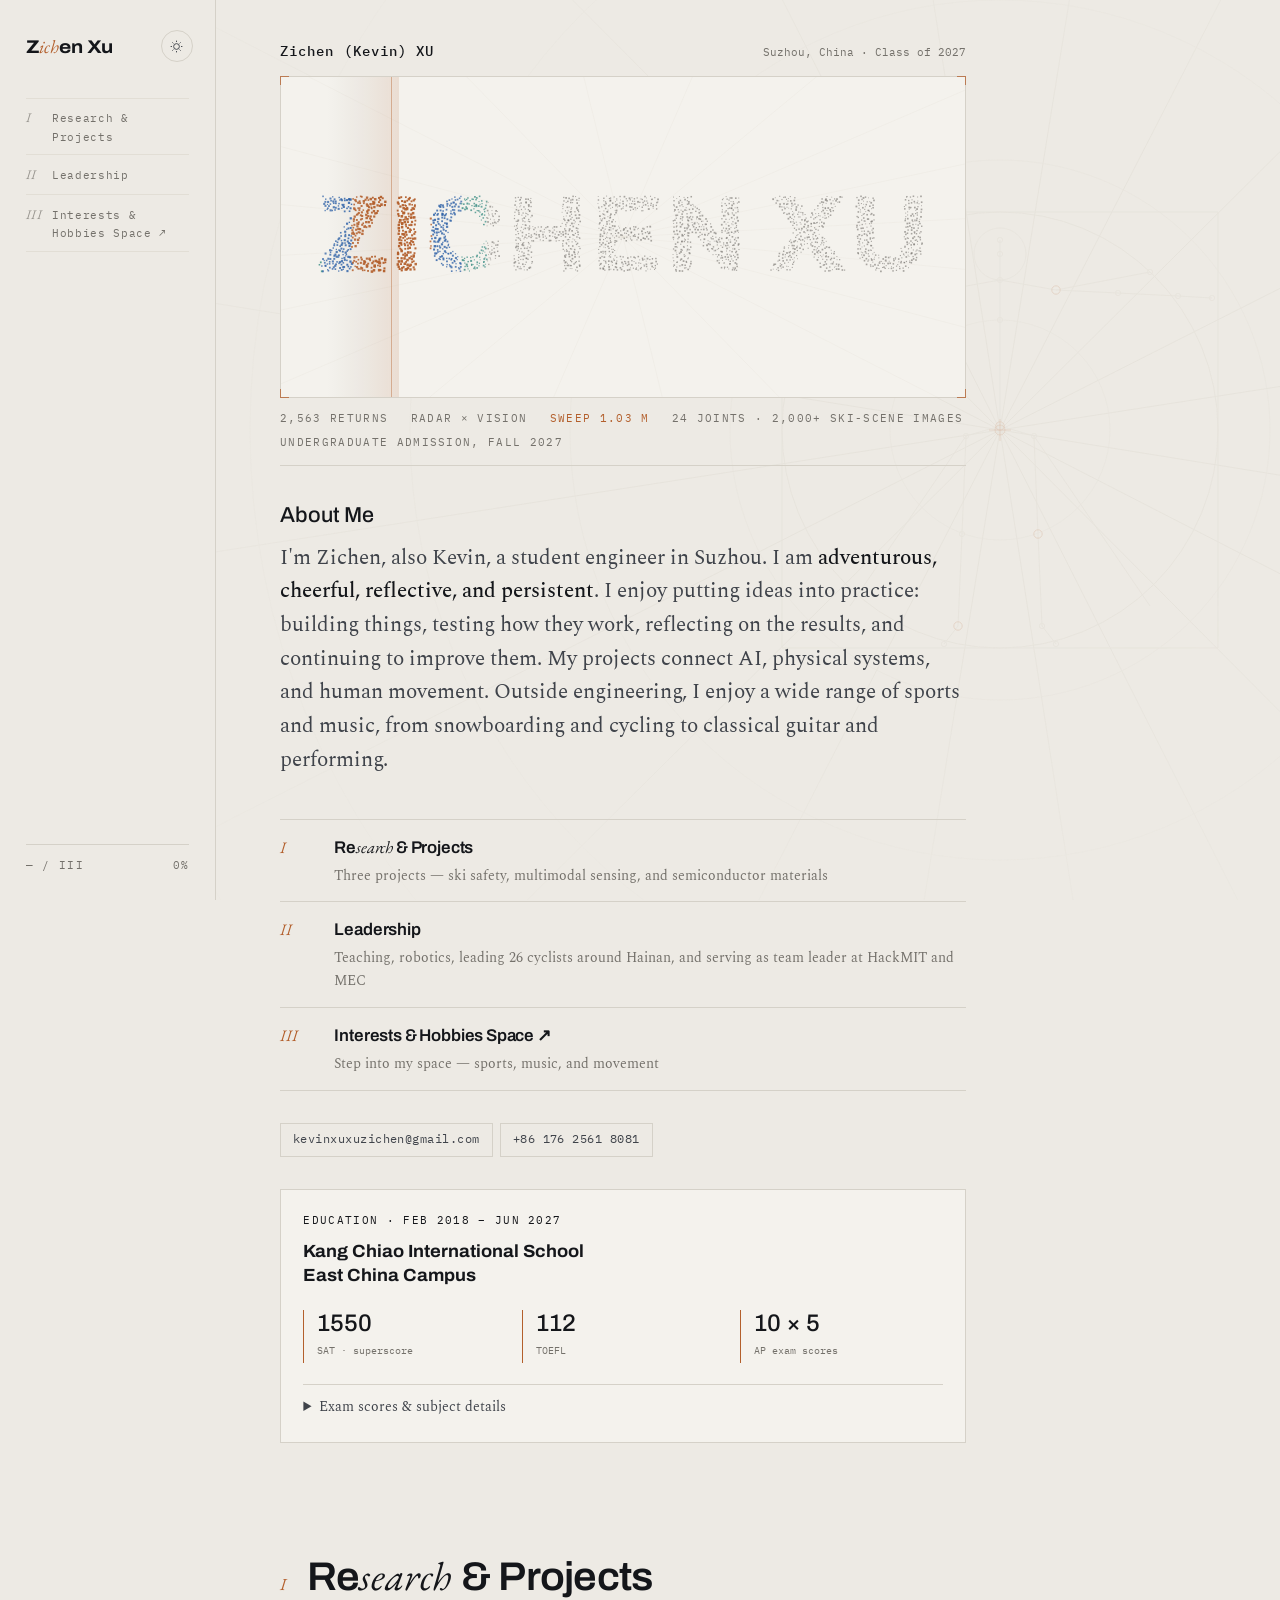
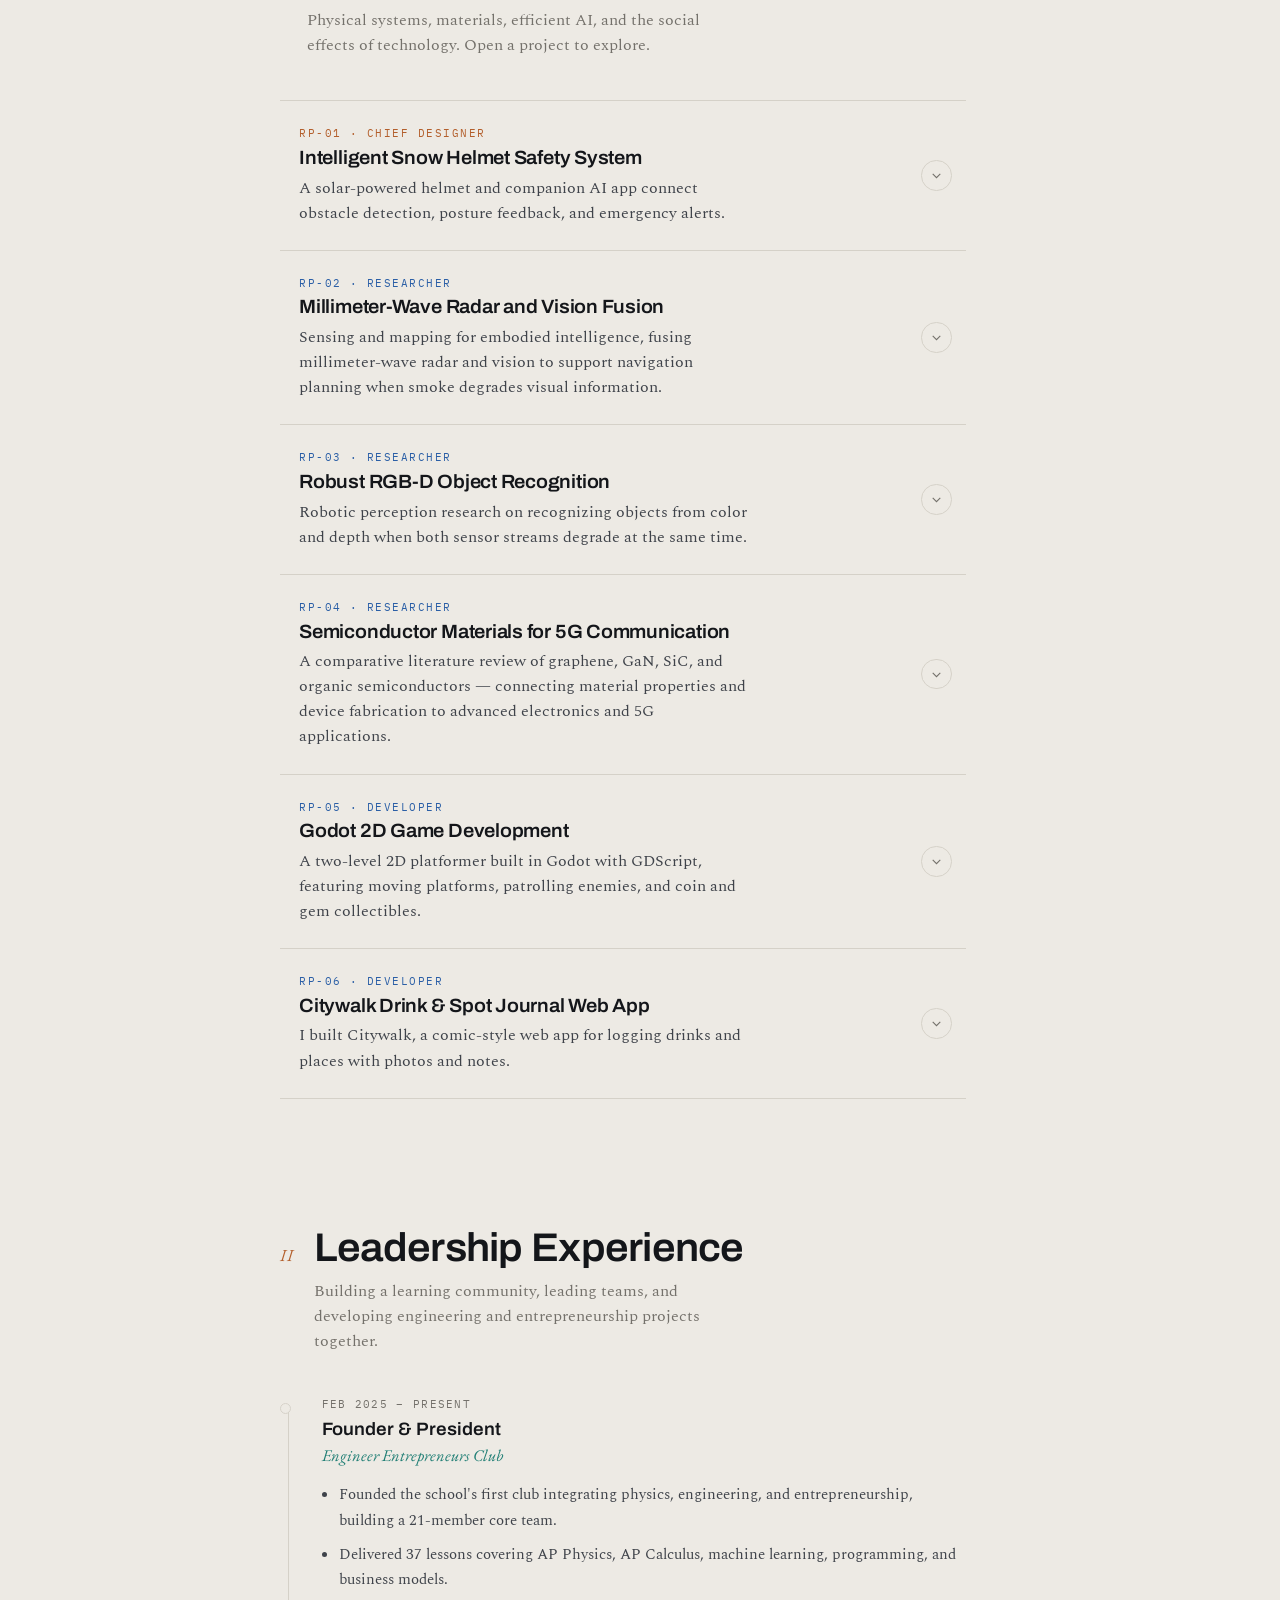
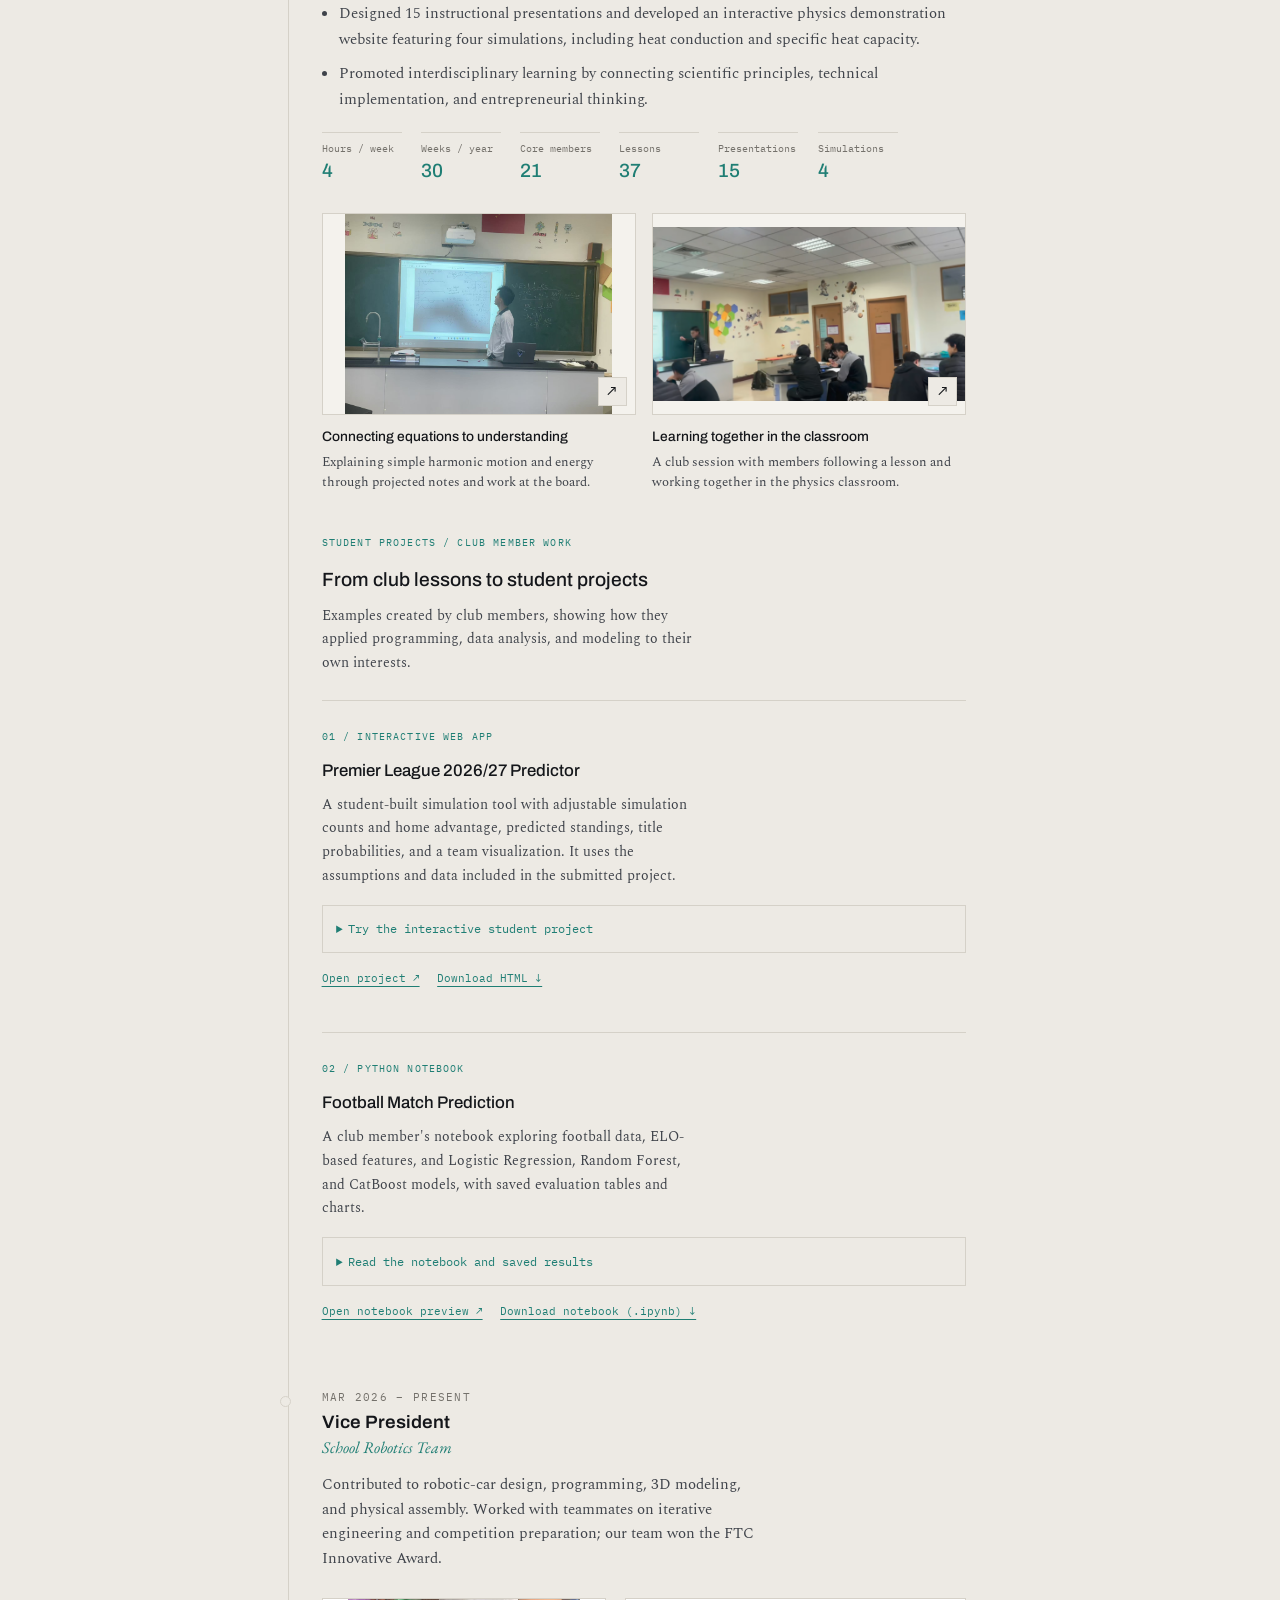
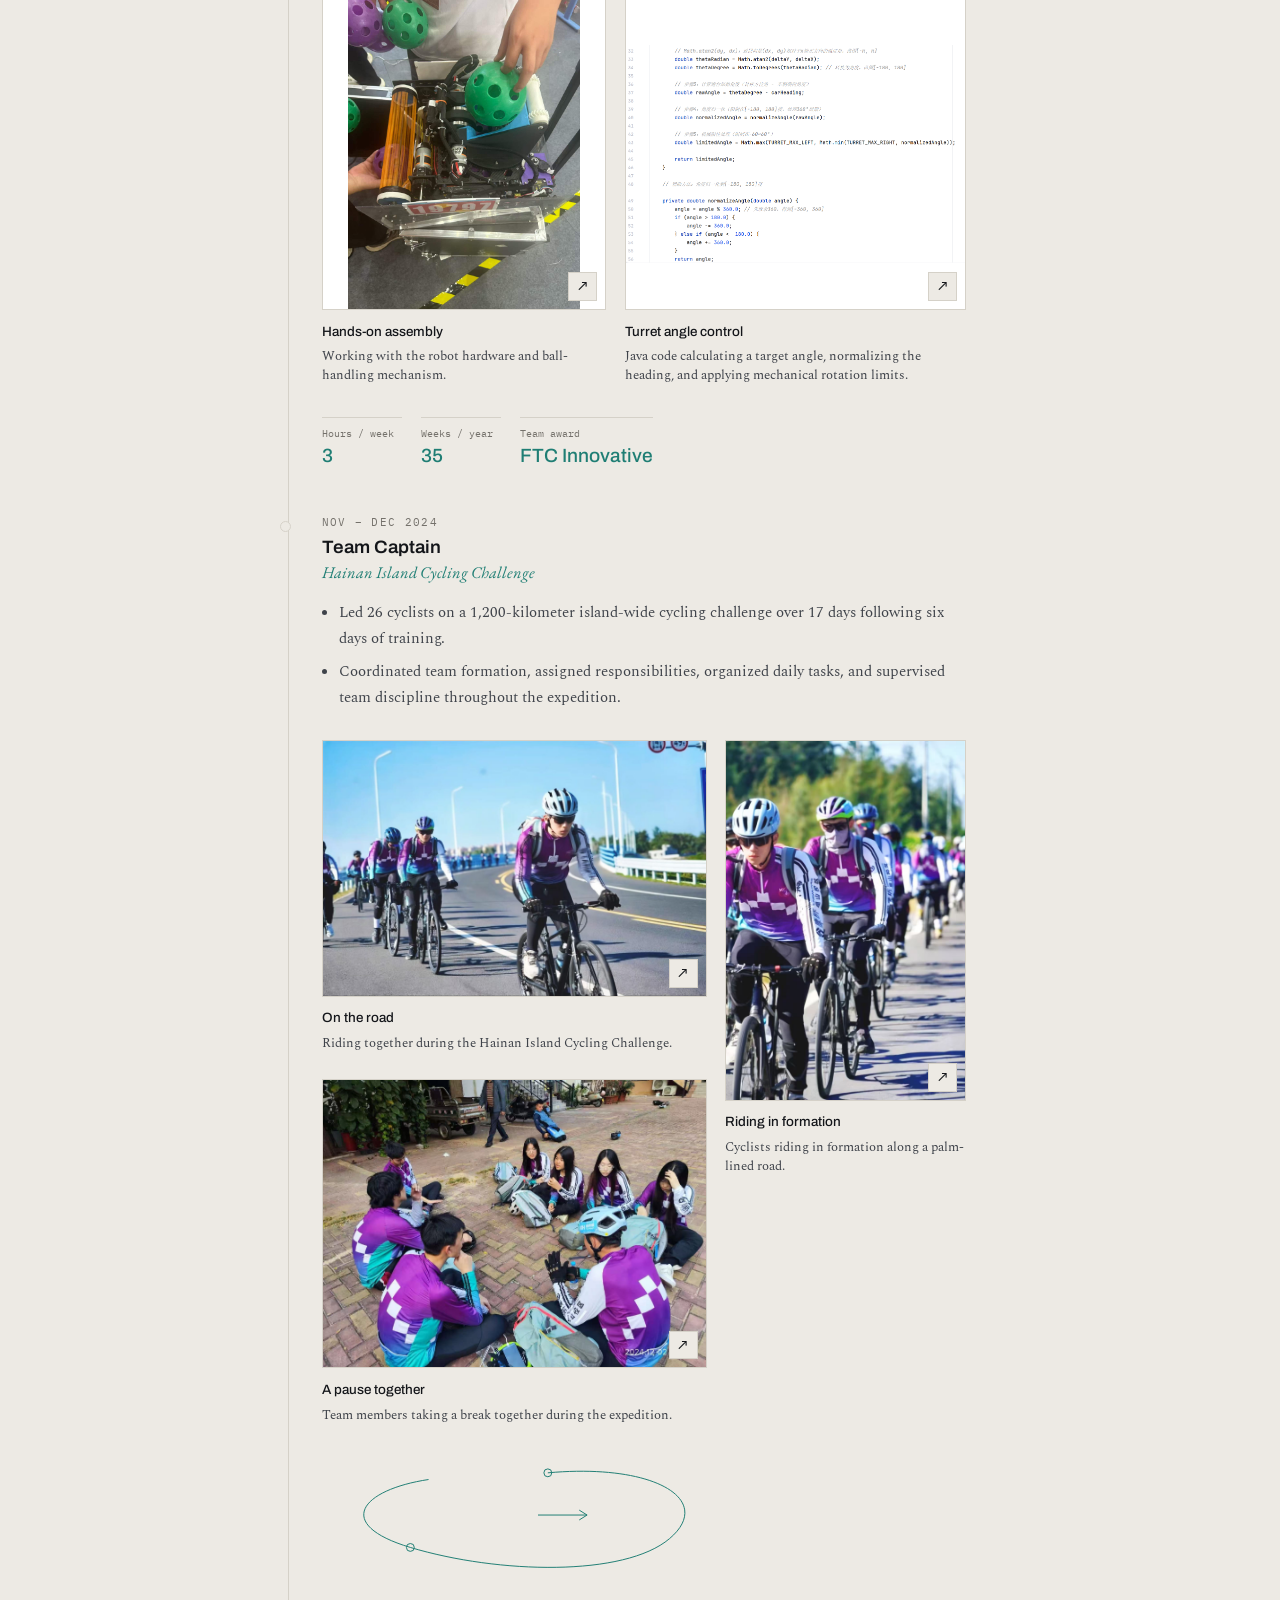
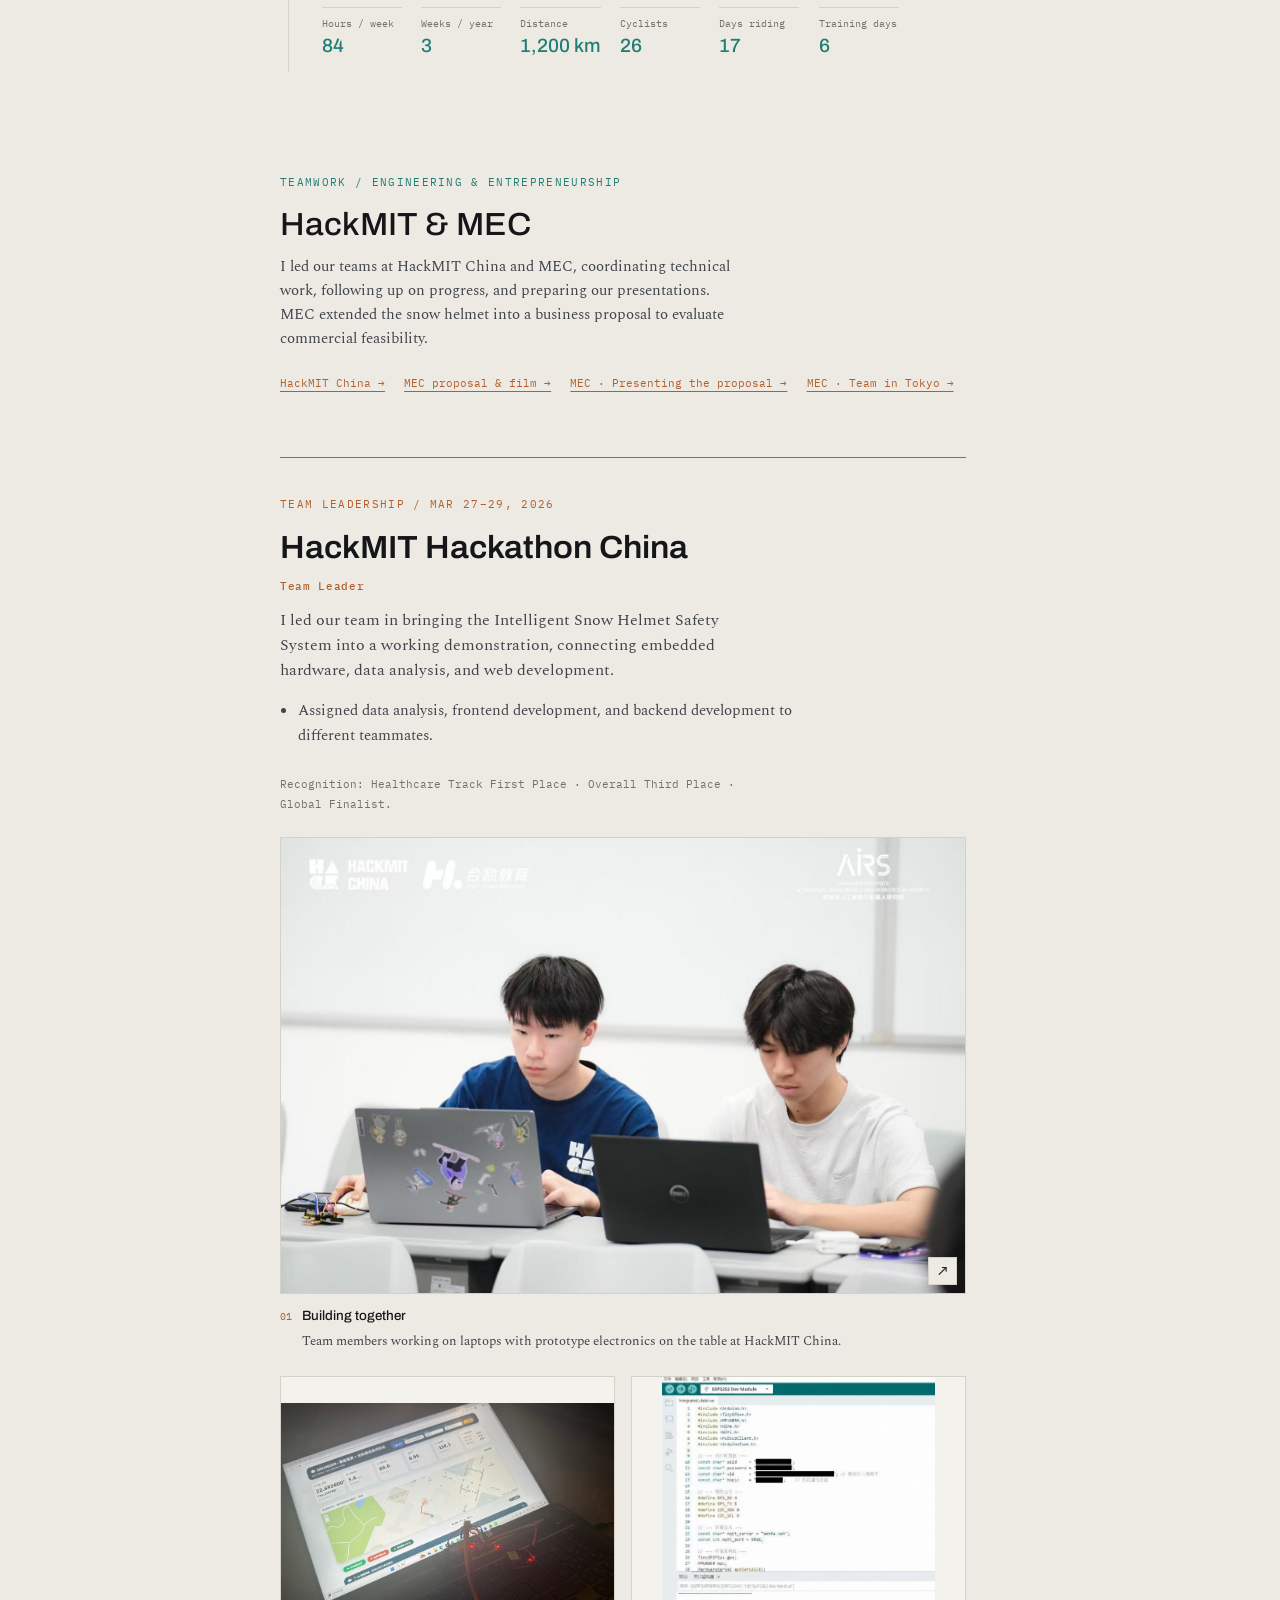
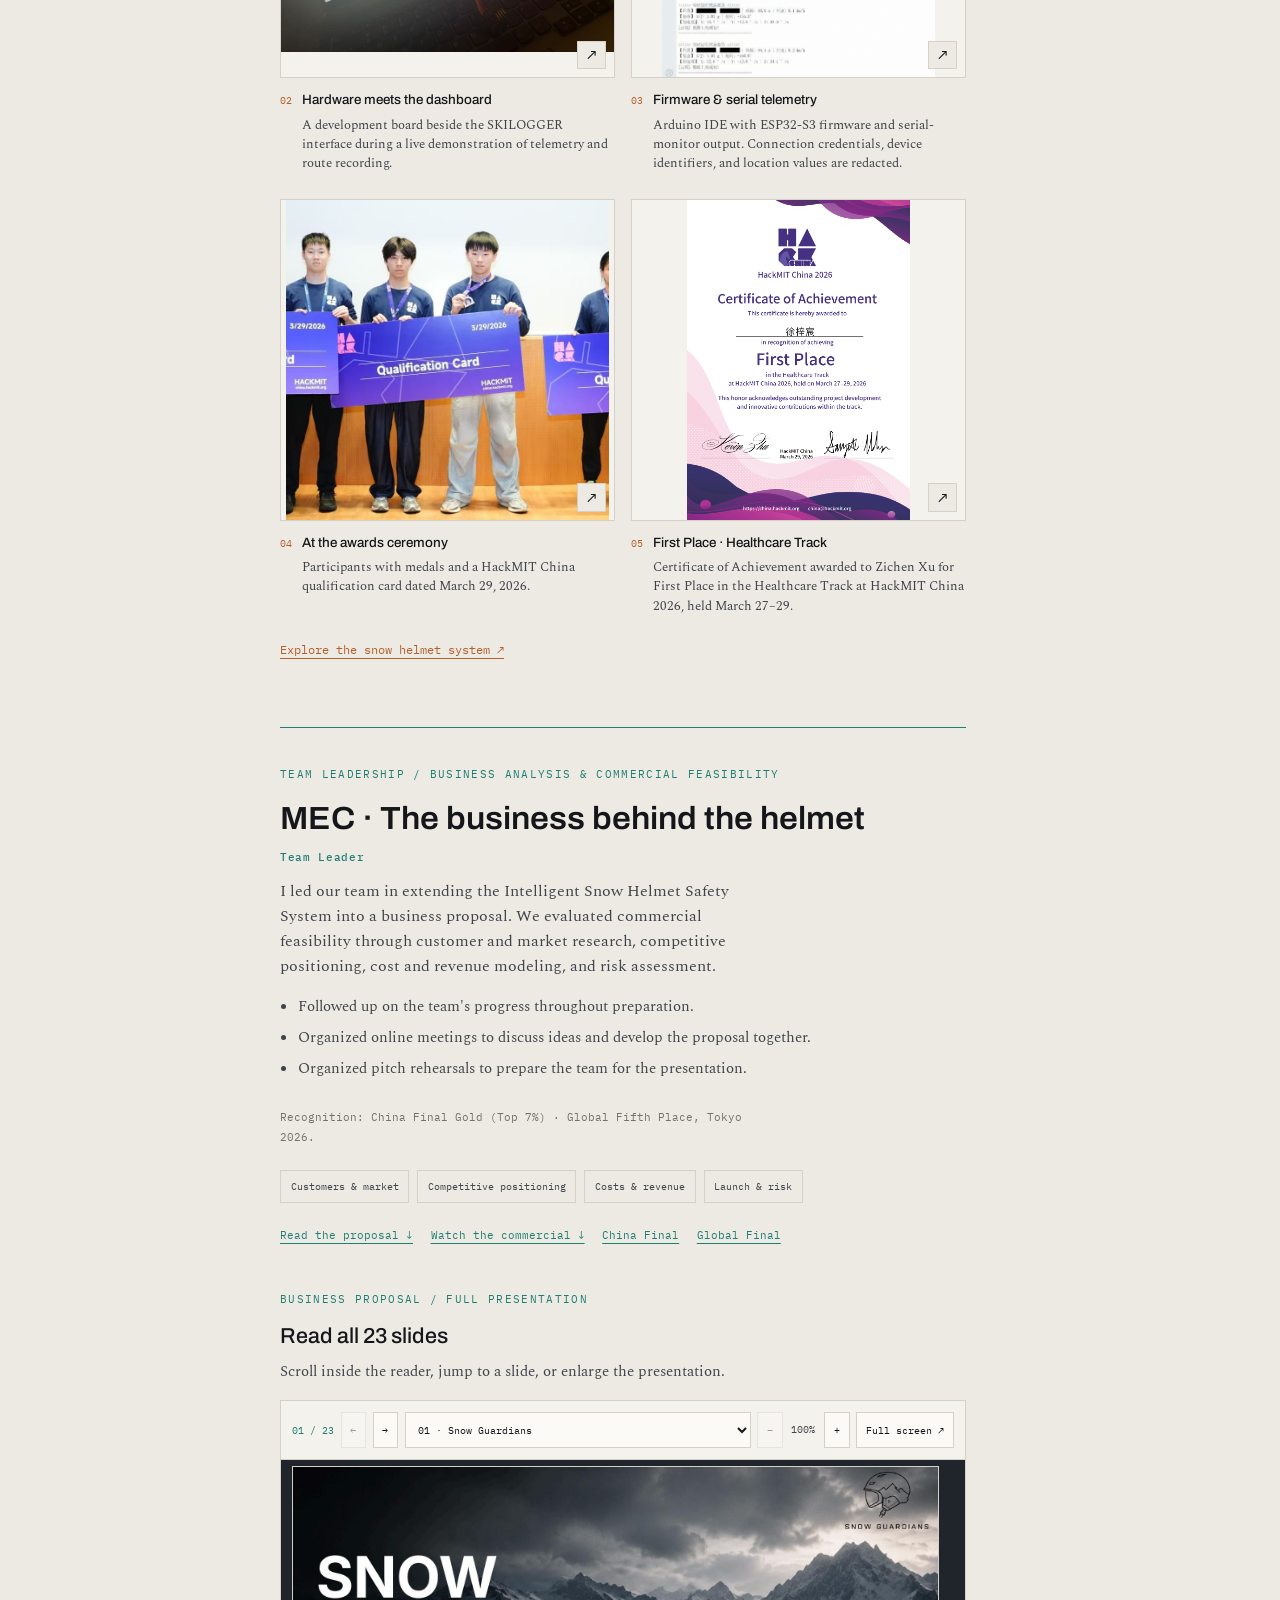
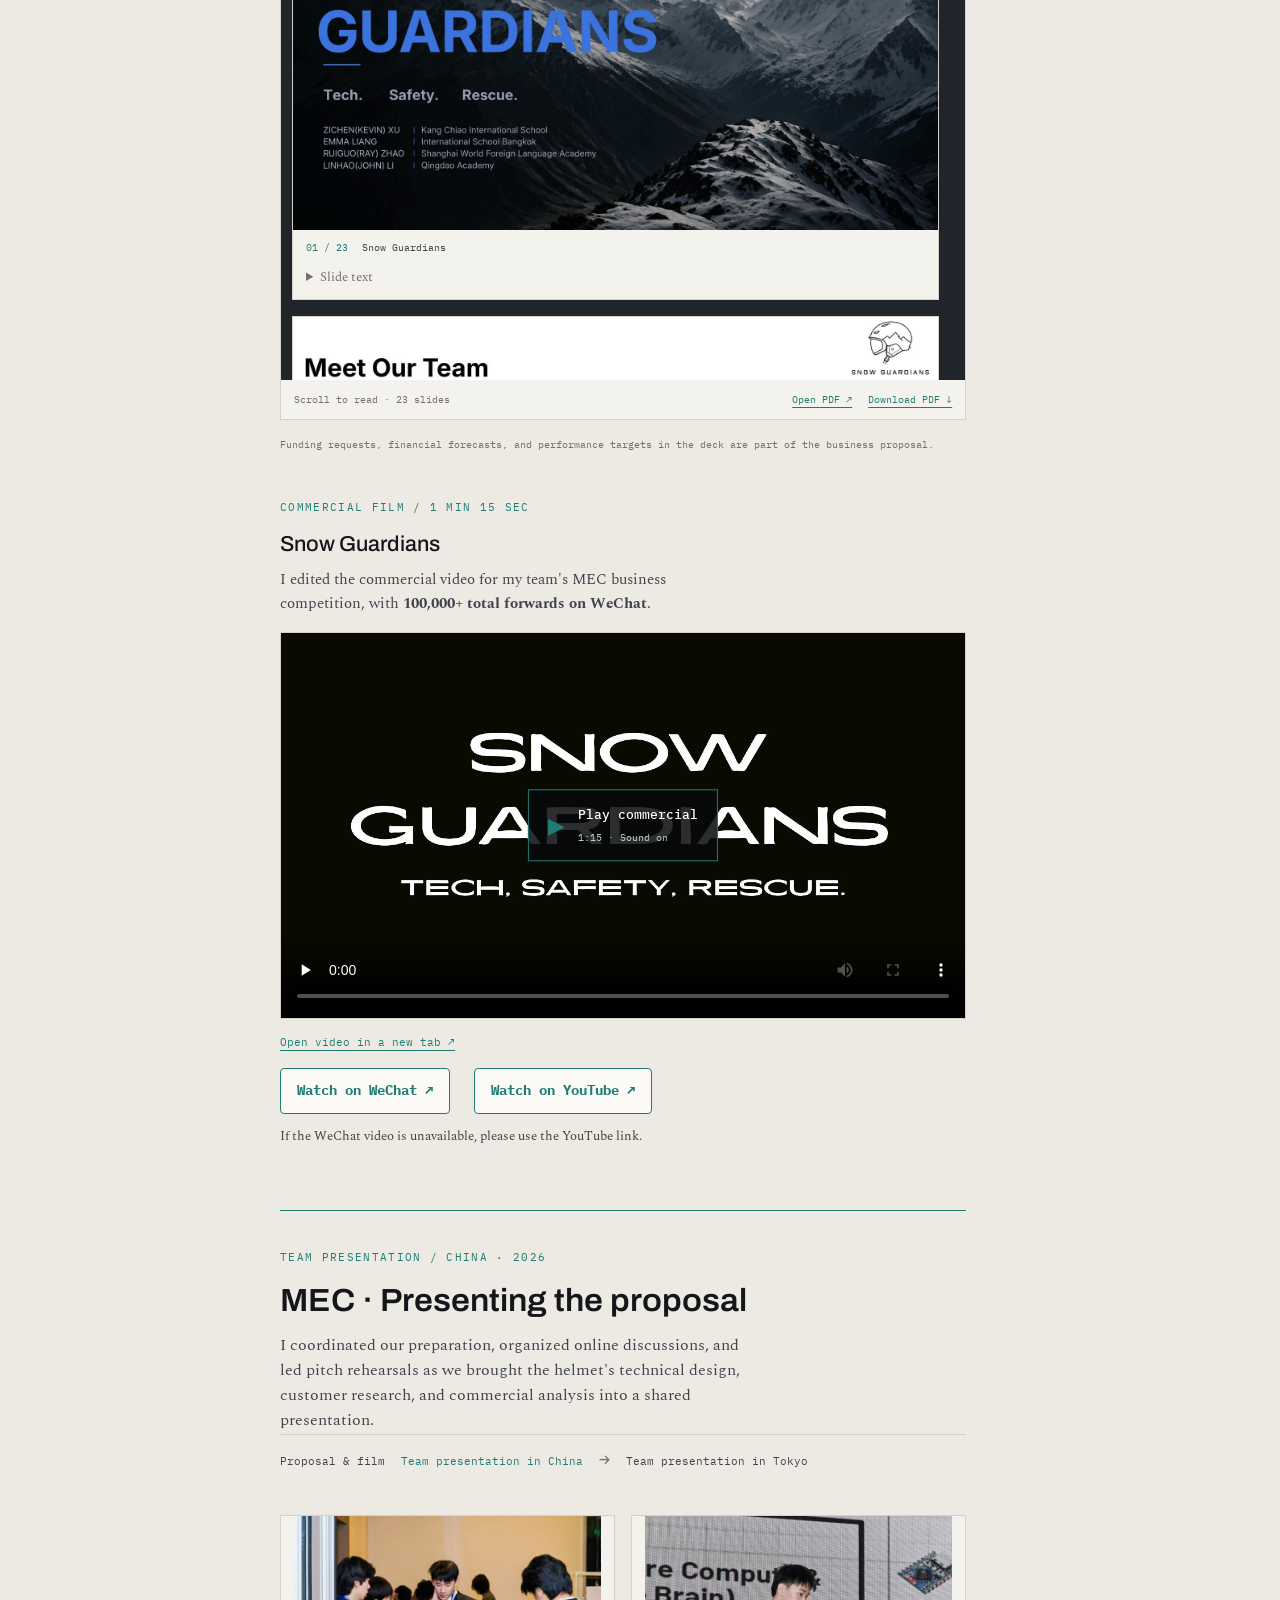
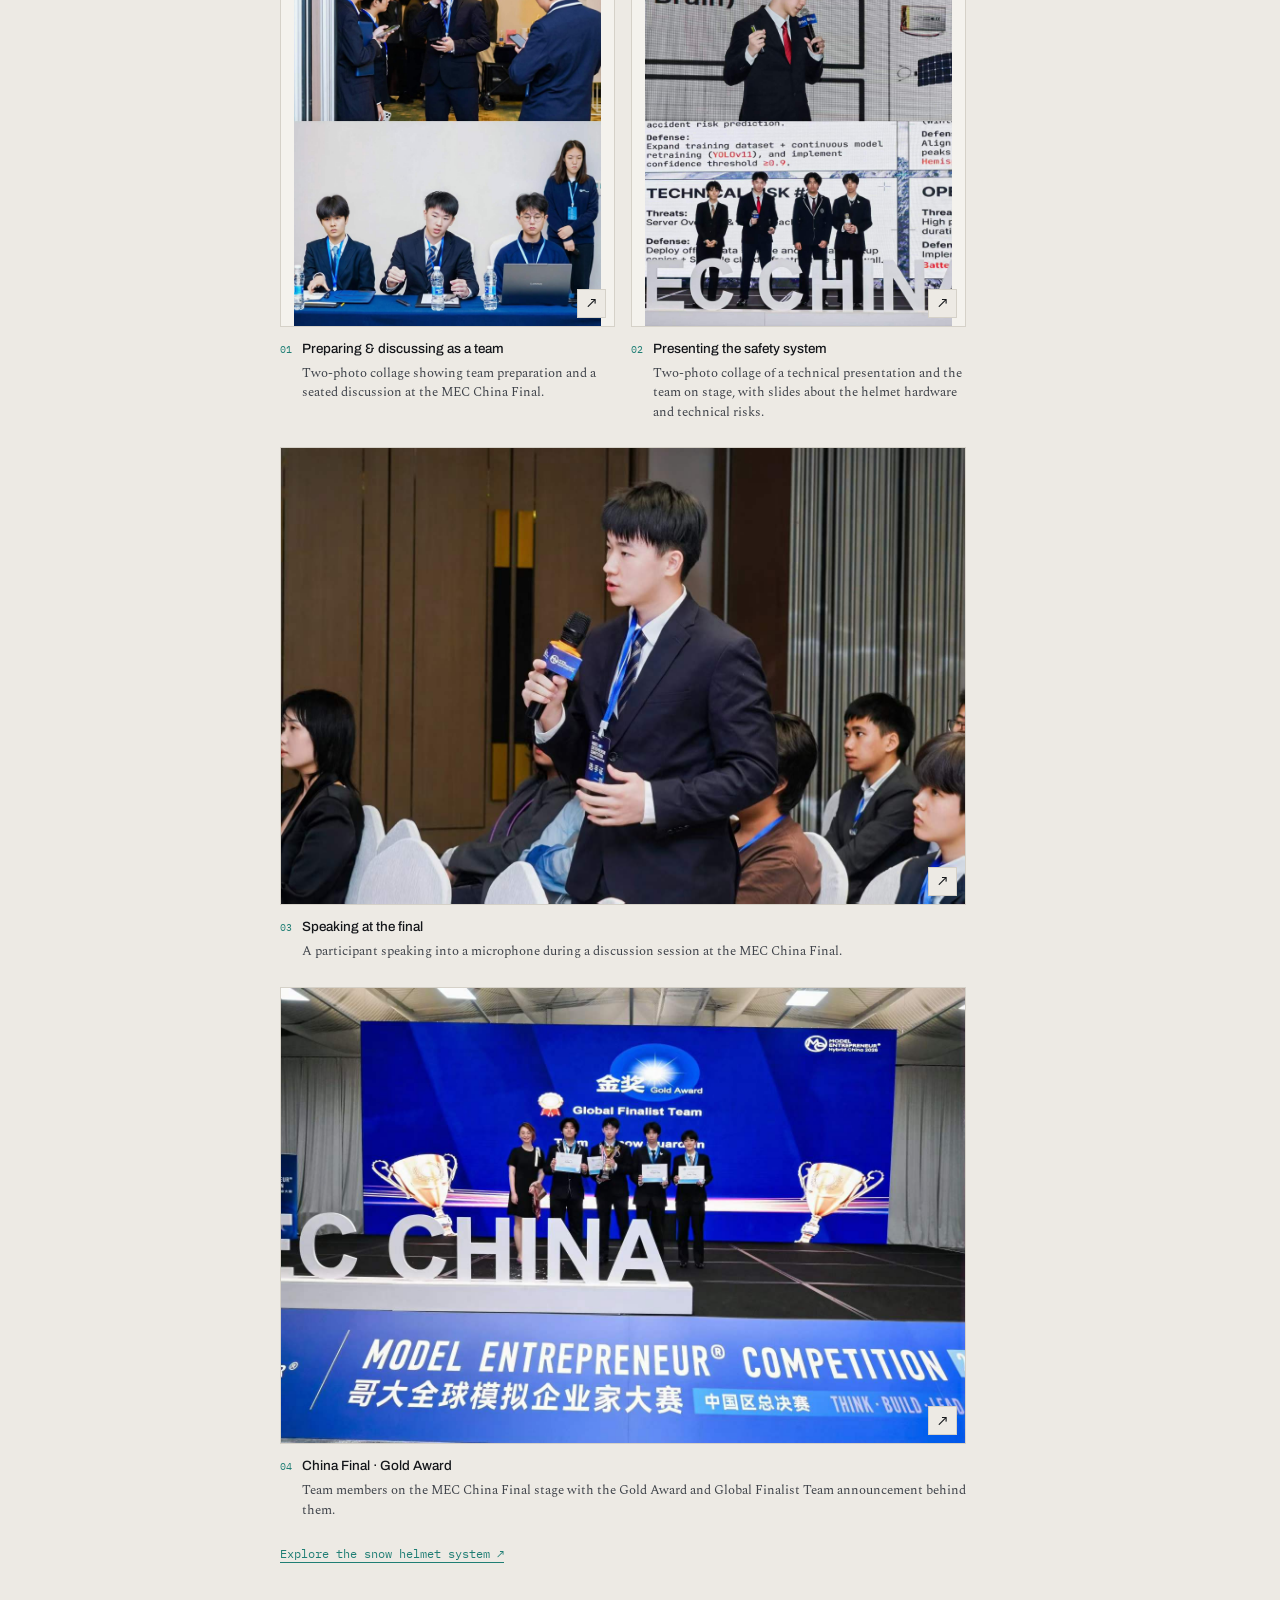
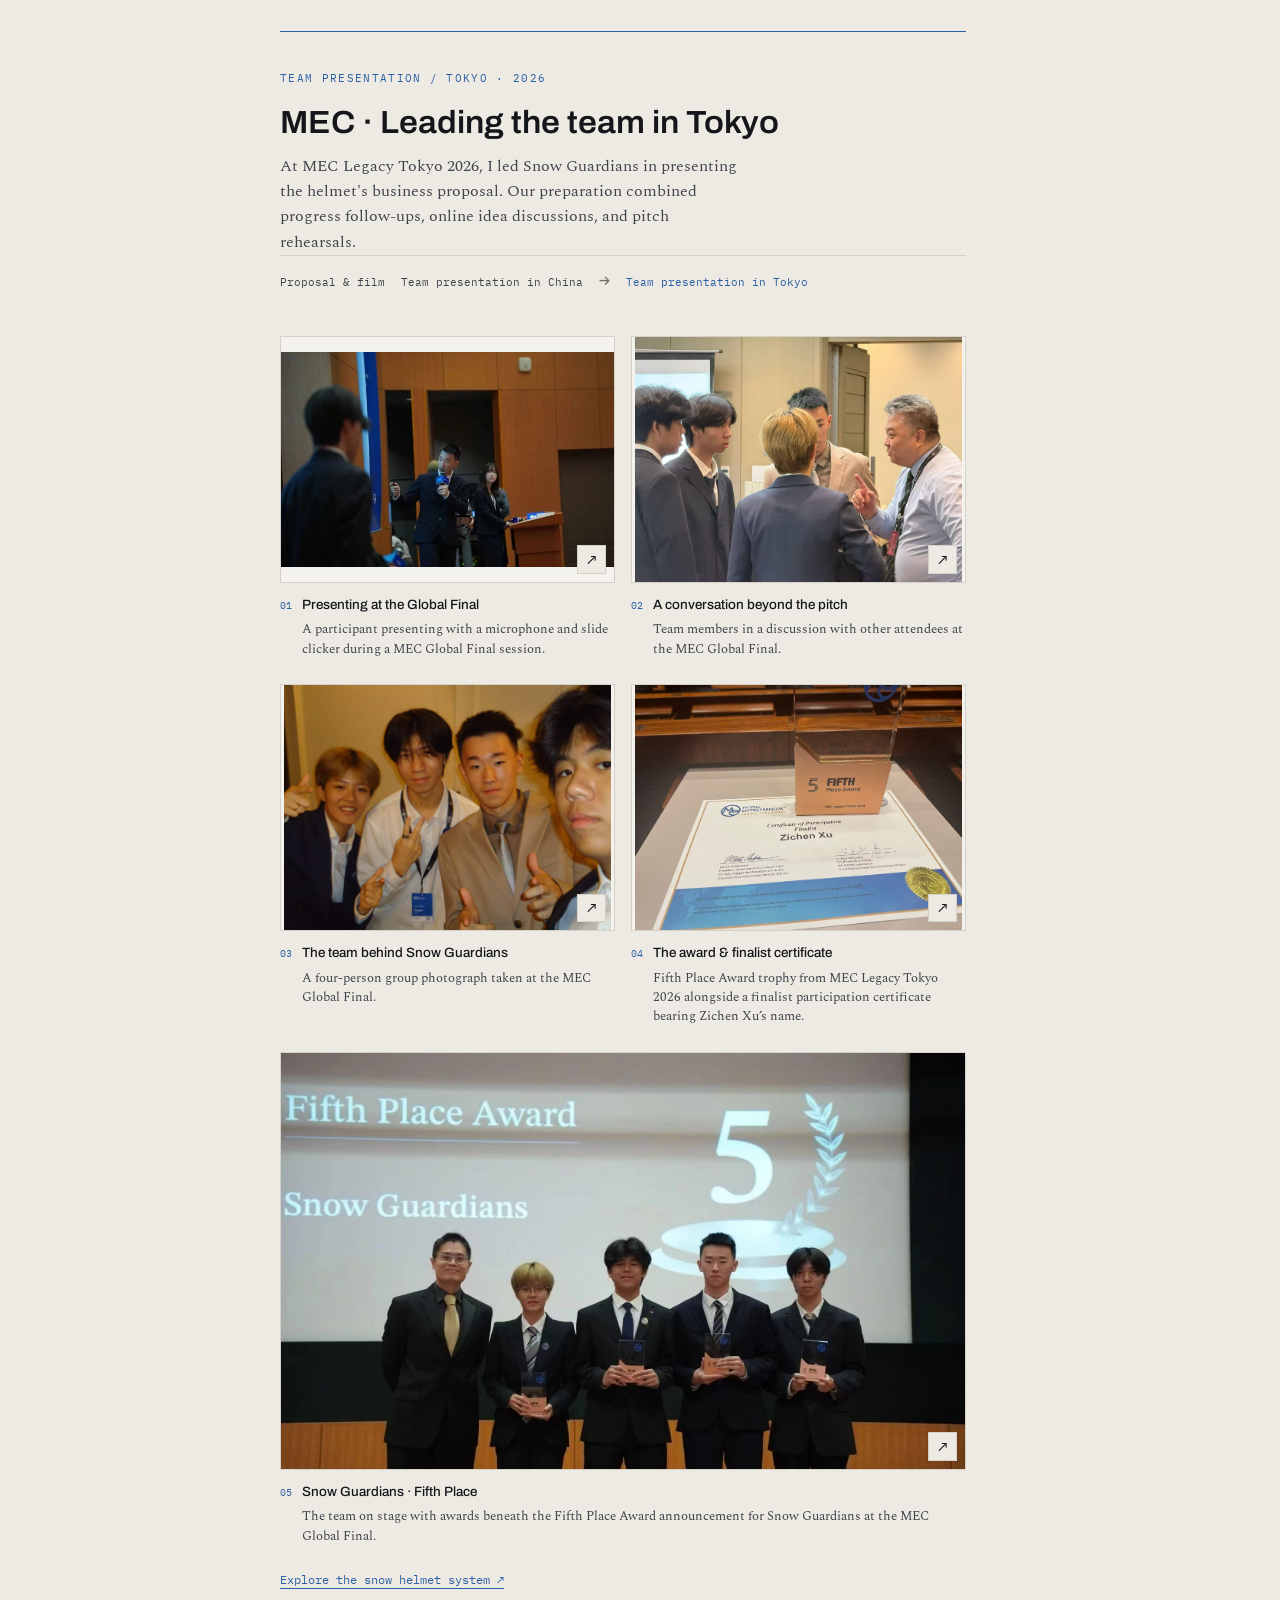
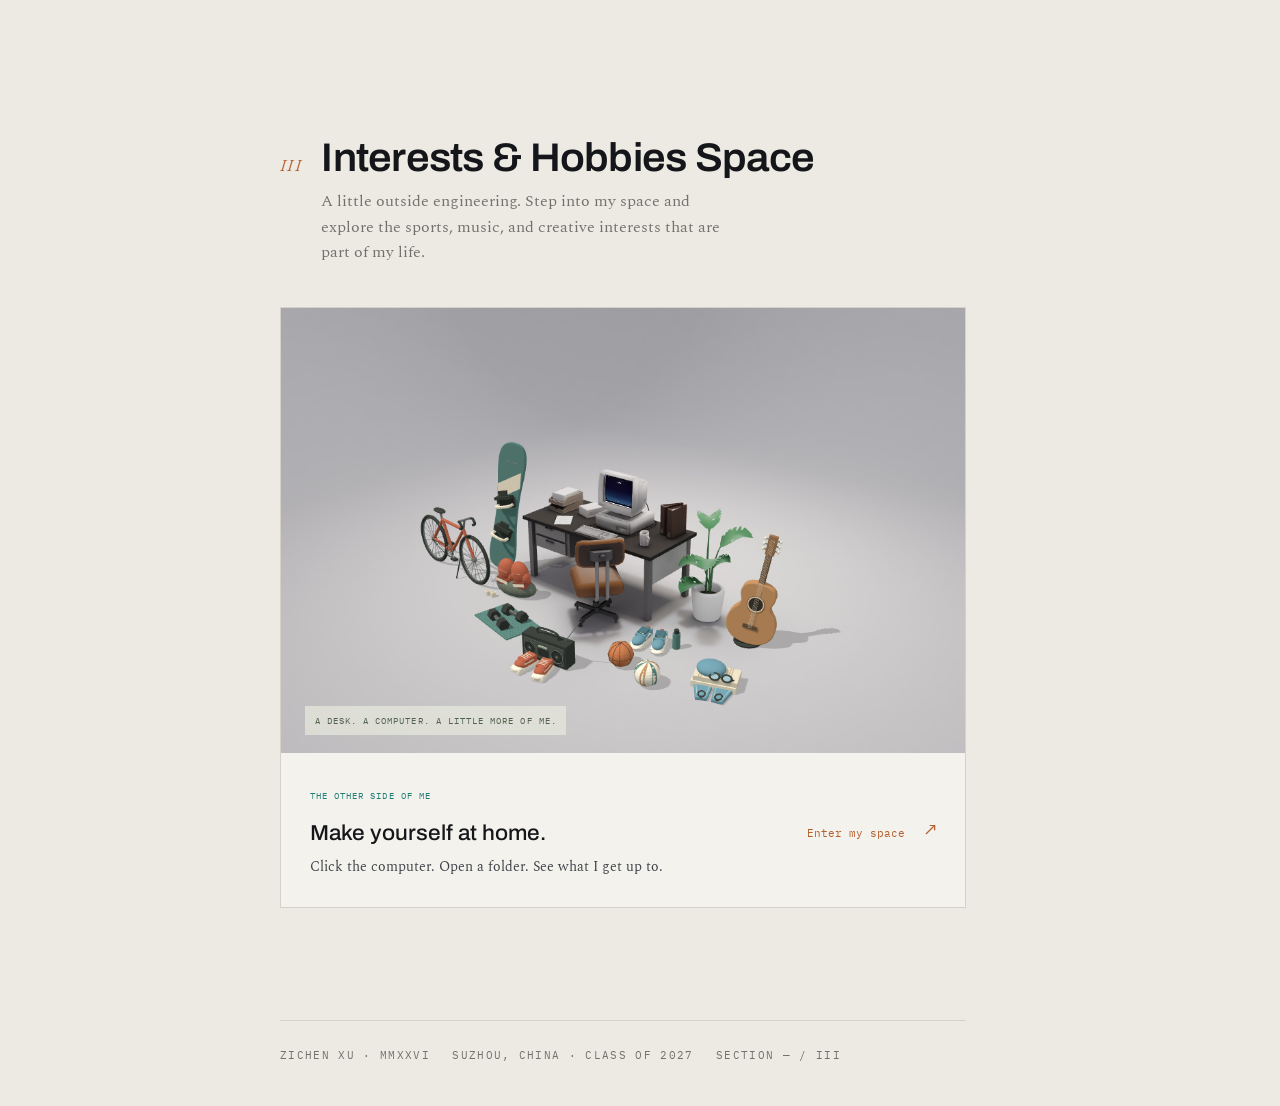
<file: index.html>
<!doctype html>
<html lang="en">
<head>
<meta charset="utf-8">
<meta name="viewport" content="width=device-width, initial-scale=1">
<meta name="description" content="Zichen (Kevin) Xu — student engineer in Suzhou. Ski safety, multimodal sensing, entrepreneurship, and life in motion.">
<title>Zichen (Kevin) Xu | Engineering &amp; Life in Motion</title>
<link rel="preconnect" href="https://fonts.googleapis.com">
<link rel="preconnect" href="https://fonts.gstatic.com" crossorigin>
<link rel="preload" as="style" onload="this.onload=null;this.rel='stylesheet'" href="https://fonts.googleapis.com/css2?family=Archivo:wdth,wght@100..125,400..800&family=EB+Garamond:ital,wght@1,400;1,500&family=IBM+Plex+Mono:wght@400;500&family=Spectral:ital,wght@0,400;0,500;1,400&display=swap">

<style>
/* ── tokens · dark first ────────────────────────────────── */
:root{
  --ground:#08090B;
  --ground-2:#0B0D10;
  --panel:#0E1116;
  --ink:#F1EEE7;
  --ink-2:#A6A299;
  --ink-3:#6E6B64;
  --line:#1C1F25;
  --line-soft:#141217;
  --draw:#23272F;
  --phase:#4FB8AA;
  --azimuth:#7BA6EA;
  --return:#D9884F;
  --wash:rgba(123,166,234,.07);

  --d:"Archivo","Helvetica Neue",Arial,sans-serif;
  --g:"EB Garamond",Georgia,serif;
  --b:"Spectral",Georgia,"Times New Roman",serif;
  --m:"IBM Plex Mono",ui-monospace,"SFMono-Regular",Menlo,monospace;

  --rail:13.5rem;
  --col:62ch;
}
@media (prefers-color-scheme:light){
  :root:not([data-theme="dark"]){
    --ground:#EDEAE4; --ground-2:#F4F2ED; --panel:#FBFAF7;
    --ink:#14161A; --ink-2:#3F434A; --ink-3:#74716B;
    --line:#D5D1C8; --line-soft:#E2DED5; --draw:#DBD7CD;
    --phase:#1F7E74; --azimuth:#2B5FA6; --return:#B35F2C;
    --wash:rgba(43,95,166,.07);
  }
}
:root[data-theme="light"]{
  --ground:#EDEAE4; --ground-2:#F4F2ED; --panel:#FBFAF7;
  --ink:#14161A; --ink-2:#3F434A; --ink-3:#74716B;
  --line:#D5D1C8; --line-soft:#E2DED5; --draw:#DBD7CD;
  --phase:#1F7E74; --azimuth:#2B5FA6; --return:#B35F2C;
  --wash:rgba(43,95,166,.07);
}

*{box-sizing:border-box}
body{
  margin:0;background:var(--ground);color:var(--ink);
  font-family:var(--b);font-size:17px;line-height:1.62;
  -webkit-font-smoothing:antialiased;
}
::selection{background:var(--return);color:var(--ground)}
a{color:inherit}
:focus-visible{outline:1px solid var(--return);outline-offset:4px}

h1,h2,h3{font-family:var(--d);font-stretch:104%;text-wrap:balance;margin:0;line-height:1.06}
h2 em,h3 em,.lede em{font-family:var(--g);font-style:italic;font-weight:400;letter-spacing:.01em}
.mono{font-family:var(--m);font-size:.69rem;letter-spacing:.12em;text-transform:uppercase}

/* ── construction layer ─────────────────────────────────── */
.construct{
  position:fixed;inset:0;z-index:0;pointer-events:none;opacity:.6;
  -webkit-mask-image:radial-gradient(125% 92% at 75% 42%,#000 0%,#000 30%,rgba(0,0,0,.26) 68%,rgba(0,0,0,.1) 100%);
          mask-image:radial-gradient(125% 92% at 75% 42%,#000 0%,#000 30%,rgba(0,0,0,.26) 68%,rgba(0,0,0,.1) 100%);
}
.construct svg{width:100%;height:100%;display:block}
.construct line,.construct circle,.construct rect,.construct path,.construct polyline{
  stroke:var(--draw);fill:none;vector-effect:non-scaling-stroke;
}
.construct .joint{stroke:var(--draw)}
.construct .keyed{stroke:var(--return);opacity:.5}

/* ── shell ──────────────────────────────────────────────── */
.shell{position:relative;z-index:1;display:block}
@media (min-width:1040px){
  .shell{display:grid;grid-template-columns:var(--rail) minmax(0,1fr)}
}

/* ── rail ───────────────────────────────────────────────── */
.rail{
  position:sticky;top:0;z-index:20;display:flex;align-items:center;gap:1.1rem;
  padding:.7rem 1.1rem;background:var(--ground);border-bottom:1px solid var(--line);
}
.rail-mark{font-family:var(--d);font-weight:700;font-stretch:112%;font-size:.95rem;letter-spacing:-.01em;white-space:nowrap}
.rail-mark em{font-family:var(--g);font-style:italic;font-weight:400;color:var(--return)}
.rail nav{display:flex;gap:.1rem;margin-left:auto;flex-wrap:wrap}
.rail nav a{
  display:flex;align-items:baseline;gap:.5rem;text-decoration:none;color:var(--ink-3);
  padding:.3rem .5rem;font-family:var(--m);font-size:.7rem;letter-spacing:.06em;
  transition:color .22s,background .22s;
}
.rail nav a i{font-family:var(--g);font-style:italic;font-size:.82rem;opacity:.7;min-width:1.4em}
.rail nav a:hover{color:var(--ink);background:var(--wash)}
.rail nav a[aria-current="true"]{color:var(--return)}
.rail nav a[aria-current="true"] i{opacity:1}
.rail-foot{display:none}
.toggle{
  flex:none;width:2rem;height:2rem;display:grid;place-items:center;
  background:none;border:1px solid var(--line);border-radius:50%;
  color:var(--ink-2);cursor:pointer;transition:border-color .2s,color .2s,transform .3s;
}
.toggle:hover{color:var(--return);border-color:var(--return);transform:rotate(-22deg)}

@media (min-width:1040px){
  .rail{display:block;height:100vh;padding:2.2rem 1.6rem 1.6rem;border-bottom:0;border-right:1px solid var(--line)}
  .rail-mark{font-size:1.15rem;line-height:1.25}
  .rail nav{display:block;margin:2.4rem 0 0}
  .rail nav a{padding:.55rem 0;border-top:1px solid var(--line-soft)}
  .rail nav a:hover{background:none;padding-left:.35rem}
  .rail nav a:last-child{border-bottom:1px solid var(--line-soft)}
  .rail-foot{display:block;position:absolute;bottom:1.6rem;left:1.6rem;right:1.6rem}
  .meter{height:1px;background:var(--line);margin-bottom:.7rem;position:relative}
  .meter b{position:absolute;inset:0 auto 0 0;width:var(--prog,0%);background:var(--return)}
  .readout{color:var(--ink-3);display:flex;justify-content:space-between;gap:.5rem}
  .toggle{position:absolute;top:1.9rem;right:1.4rem}
}

/* ── main ───────────────────────────────────────────────── */
main{min-width:0}
.wrap{padding:0 1.4rem;max-width:calc(var(--col) + 16rem)}
@media (min-width:760px){.wrap{padding:0 4rem}}

section{padding:5.5rem 0 1rem;scroll-margin-top:5rem}
@media (min-width:1040px){section{padding:7rem 0 1rem}}

.sec-head{display:flex;align-items:baseline;gap:1.2rem;margin-bottom:2.6rem}
.sec-head .idx{font-family:var(--g);font-style:italic;font-size:1.05rem;color:var(--return);letter-spacing:.08em;flex:none;padding-top:.3rem}
.sec-head h2{font-size:clamp(1.7rem,4.4vw,2.5rem);font-weight:600;letter-spacing:-.018em}
.sec-head p{margin:.6rem 0 0;color:var(--ink-3);font-size:.98rem;max-width:50ch}

/* ── hero ───────────────────────────────────────────────── */
.hero{padding:2.6rem 0 0}
.plate{position:relative;border:1px solid var(--line);background:var(--ground-2)}
.plate .tick{position:absolute;width:9px;height:9px;border:0 solid var(--return);opacity:.75}
.plate .tl{top:-1px;left:-1px;border-top-width:1px;border-left-width:1px}
.plate .tr{top:-1px;right:-1px;border-top-width:1px;border-right-width:1px}
.plate .bl{bottom:-1px;left:-1px;border-bottom-width:1px;border-left-width:1px}
.plate .br{bottom:-1px;right:-1px;border-bottom-width:1px;border-right-width:1px}

.cloudbox{position:relative;height:clamp(200px,30vw,320px);overflow:hidden}
.cloudbox .rays{position:absolute;inset:0;width:100%;height:100%}
.cloudbox .rays line{stroke:var(--draw)}
.cloudbox canvas{position:absolute;inset:0;width:100%;height:100%;display:block}
.cloudbox .fallback{
  position:absolute;inset:0;display:grid;place-items:center;
  font-family:var(--d);font-weight:800;font-stretch:118%;
  font-size:clamp(2.2rem,9vw,5.2rem);letter-spacing:-.02em;color:var(--ink);
}
.cloudbox[data-live="1"] .fallback{display:none}

.strip{display:flex;flex-wrap:wrap;gap:.35rem 1.4rem;padding:.8rem 0;border-bottom:1px solid var(--line);color:var(--ink-3)}
.strip .lit{color:var(--return)}
.lede{font-size:clamp(1.08rem,2.4vw,1.3rem);max-width:var(--col);margin:2.2rem 0 0;color:var(--ink-2)}
.lede b{color:var(--ink);font-weight:500}
.lede em{color:var(--ink);font-size:1.06em}

.toc{margin:2.6rem 0 0;border-top:1px solid var(--line)}
.toc a{
  display:grid;grid-template-columns:2.4rem 1fr;gap:1rem;align-items:baseline;
  padding:.85rem .4rem .85rem 0;border-bottom:1px solid var(--line);
  text-decoration:none;transition:padding-left .3s,background .3s;
}
.toc a:hover{padding-left:.7rem;background:var(--wash)}
.toc .n{font-family:var(--g);font-style:italic;color:var(--return);font-size:1rem}
.toc .t{font-family:var(--d);font-size:1.06rem;font-weight:600;letter-spacing:-.01em;color:var(--ink)}
.toc .t em{font-family:var(--g);font-style:italic;font-weight:400}
.toc span.s{display:block;color:var(--ink-3);font-size:.9rem;margin-top:.15rem}

.contact{display:flex;flex-wrap:wrap;gap:.45rem;margin:2rem 0 0;padding:0;list-style:none}
.contact a{
  display:inline-block;text-decoration:none;font-family:var(--m);font-size:.72rem;letter-spacing:.04em;
  padding:.42rem .75rem;border:1px solid var(--line);color:var(--ink-2);
  transition:border-color .2s,color .2s,transform .2s;
}
.contact a:hover{color:var(--return);border-color:var(--return);transform:translateY(-2px)}
.draft{
  display:inline-flex;align-items:center;gap:.45rem;margin:1.9rem 0 0;
  font-family:var(--m);font-size:.64rem;letter-spacing:.14em;text-transform:uppercase;color:var(--return);
}
.draft::before{content:"";width:5px;height:5px;background:var(--return)}

/* ── records ────────────────────────────────────────────── */
.records{display:flex;flex-direction:column;border-top:1px solid var(--line)}
.rec{border-bottom:1px solid var(--line);position:relative}
.rec::before{
  content:"";position:absolute;left:0;top:0;bottom:0;width:1px;
  background:var(--c,var(--azimuth));transform:scaleY(0);transform-origin:top;
  transition:transform .45s cubic-bezier(.2,.7,.2,1);
}
.rec[data-open="1"]::before,.rec:hover::before{transform:scaleY(1)}
.rec-btn{
  width:100%;display:grid;gap:.5rem 1.2rem;align-items:start;grid-template-columns:1fr auto;
  background:none;border:0;padding:1.5rem .9rem 1.5rem 1.2rem;
  font:inherit;color:inherit;text-align:left;cursor:pointer;
}
.rec-btn:hover{background:var(--wash)}
.rec-tag{font-family:var(--m);font-size:.66rem;letter-spacing:.14em;color:var(--c,var(--azimuth));text-transform:uppercase}
.rec-btn h3{font-size:1.2rem;font-weight:600;margin:.35rem 0 .45rem;letter-spacing:-.012em}
.rec-sum{margin:0;color:var(--ink-2);font-size:.97rem;max-width:56ch}
.chev{
  align-self:center;justify-self:end;width:1.9rem;height:1.9rem;display:grid;place-items:center;
  border:1px solid var(--line);border-radius:50%;color:var(--ink-3);
  transition:transform .35s cubic-bezier(.2,.7,.2,1),border-color .25s,color .25s;
}
.rec-btn:hover .chev{color:var(--c,var(--azimuth));border-color:var(--c,var(--azimuth))}
.rec[data-open="1"] .chev{transform:rotate(180deg)}
.rec-body{display:grid;grid-template-rows:0fr;transition:grid-template-rows .42s cubic-bezier(.2,.7,.2,1)}
.rec[data-open="1"] .rec-body{grid-template-rows:1fr}
.rec-body>div{overflow:hidden}
.rec-inner{padding:.2rem 1.2rem 1.7rem;display:grid;gap:1.2rem}
@media (min-width:720px){.rec-inner{grid-template-columns:1fr 13rem;gap:2rem}}
.rec-inner ul{margin:0;padding-left:1.1rem;display:grid;gap:.5rem;font-size:.95rem;color:var(--ink-2)}
.rec-inner ul li::marker{color:var(--c,var(--azimuth))}
.rec-inner ul b{color:var(--ink);font-weight:500}
.facts{display:grid;gap:.55rem;align-content:start;font-family:var(--m);font-size:.72rem;margin:0}
.facts div{display:grid;grid-template-columns:4.6rem 1fr;gap:.5rem;align-items:baseline}
.facts dt{color:var(--ink-3);letter-spacing:.06em;text-transform:uppercase;font-size:.64rem}
.facts dd{margin:0;color:var(--ink);font-variant-numeric:tabular-nums}

/* ── awards ledger ──────────────────────────────────────── */
.ledger{margin:3.2rem 0 0}
.ledger .cap{
  font-family:var(--m);font-size:.64rem;letter-spacing:.16em;text-transform:uppercase;
  color:var(--ink-3);padding-bottom:.7rem;border-bottom:1px solid var(--line);
}
.ledger .row{
  display:grid;grid-template-columns:1fr;gap:.1rem .9rem;
  padding:.7rem .3rem;border-bottom:1px solid var(--line-soft);
  transition:background .25s,padding-left .25s;
}
@media (min-width:680px){
  .ledger .row{grid-template-columns:1fr 9rem 3.2rem;align-items:baseline}
}
.ledger .row:hover{background:var(--wash);padding-left:.6rem}
.ledger .aw{font-size:.95rem;color:var(--ink)}
.ledger .lv,.ledger .yr{font-family:var(--m);font-size:.68rem;letter-spacing:.06em;color:var(--ink-3);font-variant-numeric:tabular-nums}
.ledger .yr{text-align:left}
@media (min-width:680px){.ledger .yr{text-align:right}}

/* ── leadership ─────────────────────────────────────────── */
.track{position:relative;padding-left:2.6rem}
.track .spine{position:absolute;left:.5rem;top:.6rem;bottom:2rem;width:1px;background:var(--line)}
.track .spine b{position:absolute;inset:0 0 auto 0;height:0;background:var(--phase);display:block}
.node{position:relative;padding-bottom:3rem}
.node::before{
  content:"";position:absolute;left:-2.6rem;top:.42rem;width:9px;height:9px;border-radius:50%;
  background:var(--ground);border:1px solid var(--line);
  transition:border-color .3s,transform .3s,background .3s;
}
.node:hover::before{border-color:var(--phase);background:var(--phase);transform:scale(1.4)}
.node .when{font-family:var(--m);font-size:.68rem;letter-spacing:.12em;color:var(--ink-3);text-transform:uppercase}
.node h3{font-size:1.12rem;font-weight:600;margin:.4rem 0 .2rem}
.node .org{font-family:var(--g);font-style:italic;color:var(--phase);font-size:1.02rem}
.node p{margin:.7rem 0 0;color:var(--ink-2);font-size:.96rem;max-width:54ch}
.scope{display:grid;gap:.55rem;margin:1.1rem 0 0;max-width:28rem}
.scope .bar{display:grid;grid-template-columns:7.8rem 1fr 4.2rem;gap:.7rem;align-items:center;font-family:var(--m);font-size:.7rem}
.scope .bar span:first-child{color:var(--ink-3);letter-spacing:.08em;text-transform:uppercase;font-size:.63rem}
.scope .bar u{display:block;height:3px;background:var(--line);text-decoration:none;position:relative;overflow:hidden}
.scope .bar u::after{
  content:"";position:absolute;inset:0 auto 0 0;background:var(--phase);
  width:var(--v);transform:scaleX(0);transform-origin:left;
  transition:transform .85s cubic-bezier(.2,.7,.2,1);
}
.node.in .scope .bar u::after{transform:scaleX(1)}
.scope .bar em{font-style:normal;color:var(--ink);font-variant-numeric:tabular-nums;text-align:right}

/* ── interests ──────────────────────────────────────────── */
.tiles{display:grid;gap:1px;background:var(--line);border:1px solid var(--line)}
@media (min-width:620px){.tiles{grid-template-columns:1fr 1fr}}
@media (min-width:1280px){.tiles{grid-template-columns:1fr 1fr 1fr}}
.tile{background:var(--panel);padding:1.5rem 1.4rem 1.6rem;display:grid;gap:.5rem;align-content:start;transition:background .3s}
.tile:hover{background:var(--ground-2)}
.tile .glyph{width:44px;height:44px;color:var(--ink-3);transition:color .3s}
.tile:hover .glyph{color:var(--tc,var(--return))}
.tile:hover .glyph .spin{transform-origin:22px 22px;animation:turn 4s linear infinite}
.tile:hover .glyph .draw2{animation:dash 1.5s cubic-bezier(.4,0,.2,1) forwards}
.tile:hover .glyph .pulse{animation:pulse 1.7s ease-in-out infinite}
.tile:hover .glyph .pulse2{animation:pulse 1.7s ease-in-out .28s infinite}
.tile:hover .glyph .pulse3{animation:pulse 1.7s ease-in-out .56s infinite}
@keyframes turn{to{transform:rotate(360deg)}}
@keyframes dash{from{stroke-dashoffset:var(--len,120)}to{stroke-dashoffset:0}}
@keyframes pulse{0%,100%{opacity:.25}50%{opacity:1}}
.tile h3{font-size:1.04rem;font-weight:600;margin-top:.3rem}
.tile p{margin:0;color:var(--ink-2);font-size:.93rem}
.tile .spec{
  font-family:var(--m);font-size:.68rem;letter-spacing:.06em;color:var(--ink-3);
  border-top:1px solid var(--line);padding-top:.6rem;margin-top:.5rem;font-variant-numeric:tabular-nums;
}
.tile .spec b{color:var(--tc,var(--return));font-weight:500}

footer{
  margin-top:5rem;padding:1.6rem 0 2.6rem;border-top:1px solid var(--line);
  display:flex;flex-wrap:wrap;gap:.6rem 1.4rem;color:var(--ink-3);
}

@keyframes rise{from{opacity:0;transform:translateY(14px)}to{opacity:1;transform:none}}
.in{animation:rise .55s cubic-bezier(.2,.7,.2,1) both}
@media (prefers-reduced-motion:reduce){
  *{animation:none!important;transition:none!important}
  .scope .bar u::after{transform:scaleX(1)!important}
  .rec::before{transform:scaleY(1)}
}

/* Resume edition */
.identity{display:flex;justify-content:space-between;gap:1rem;align-items:baseline;margin-bottom:1rem;color:var(--ink-3)}
.identity h1{font:500 .85rem var(--m);letter-spacing:.08em;color:var(--ink)}
.identity span{font:400 .7rem var(--m)}
.education{margin-top:2rem;border:1px solid var(--line);padding:1.4rem;background:var(--ground-2)}
.education h2{font-size:1.1rem;line-height:1.4;margin:.6rem 0}
.education p{margin:.3rem 0;color:var(--ink-2);font-size:.9rem}
.scores{display:grid;grid-template-columns:repeat(3,minmax(0,1fr));gap:1rem;margin:1.3rem 0}
.scores div{border-left:1px solid var(--return);padding-left:.8rem}
.scores strong{display:block;font:500 1.5rem var(--d);color:var(--ink)}
.scores span{font:400 .65rem var(--m);color:var(--ink-3)}
.education details{border-top:1px solid var(--line);padding-top:.7rem}
.education summary{cursor:pointer;color:var(--ink-2);font-size:.9rem}
.ap-list{display:grid;grid-template-columns:1fr 1fr;gap:.5rem 1.5rem;padding-left:1.1rem;font-size:.85rem;color:var(--ink-2)}
.project-visual{grid-column:1/-1;border:1px solid var(--line);background:var(--ground-2);padding:1rem;color:var(--c)}
.project-visual svg{display:block;width:100%;height:110px}
.project-visual figcaption{font:400 .64rem var(--m);color:var(--ink-3);margin-top:.7rem;letter-spacing:.06em}
.project-visual{margin:0}
.trace{stroke-dasharray:600;stroke-dashoffset:600}
.rec[data-open="1"] .trace{animation:trace 1.8s ease forwards}
@keyframes trace{to{stroke-dashoffset:0}}
.metric-list{display:flex;flex-wrap:wrap;gap:1.2rem;margin:1.2rem 0 0}
.metric-list div{border-top:1px solid var(--line);padding-top:.5rem;min-width:5rem}
.metric-list dt{font:400 .65rem var(--m);color:var(--ink-3)}
.metric-list dd{margin:.3rem 0 0;font:500 1.2rem var(--d);color:var(--phase)}
.route{margin:1.4rem 0;max-width:27rem;color:var(--phase)}
.route svg{width:100%;height:115px}
.node.in .route .trace{animation:trace 2.2s ease forwards}
.ledger .row{grid-template-columns:minmax(0,1fr) auto}
.contact a{overflow-wrap:anywhere}
.rec-btn>div,.tile{min-width:0}
.timeline-strip{display:flex;height:24px;gap:3px;margin-top:.6rem}
.timeline-strip span{flex:1;background:var(--return);opacity:.3;transition:opacity .2s,transform .2s}
.tile:hover .timeline-strip span:nth-child(odd){opacity:.8;transform:scaleY(.75)}
@media(max-width:619px){
 .rail{flex-wrap:wrap;gap:.5rem}.rail nav{order:3;width:100%;margin:0;justify-content:space-between}
 .rail nav a{font-size:.57rem;letter-spacing:0;padding:.35rem .1rem;gap:.2rem}
 .rail .toggle{margin-left:auto}.identity{flex-wrap:wrap}.scores{gap:.5rem}.scores strong{font-size:1.3rem}
 .ap-list{grid-template-columns:1fr}.ledger .row{grid-template-columns:1fr}.rec-btn{padding-left:.7rem;gap:.7rem}
 .rec-inner{padding-left:.7rem}.facts div{grid-template-columns:4rem 1fr}.education{padding:1rem}
}
@media(prefers-reduced-motion:reduce){.trace{stroke-dashoffset:0!important}}

/* Original project photographs */
.helmet-gallery{grid-column:1/-1;display:grid;grid-template-columns:repeat(3,minmax(0,1fr));gap:1.5rem 1rem;margin:.5rem 0 1rem}
.gallery-intro{grid-column:1/-1;border-top:1px solid var(--line);padding:1.4rem 0 .4rem}
.gallery-intro .mono{color:var(--return)}
.gallery-intro h3{font-size:clamp(1.4rem,3vw,2rem);font-weight:500;margin:.8rem 0}
.gallery-intro p{font-size:.92rem;color:var(--ink-2);margin:0;max-width:52ch}
.helmet-shot{margin:0;min-width:0}
.photo-open{display:block;position:relative;width:100%;border:1px solid var(--line);padding:0;background:var(--ground-2);cursor:zoom-in;overflow:hidden;color:var(--ink)}
.photo-open img{width:100%;height:210px;object-fit:contain;display:block;transition:transform .45s ease}
.photo-open:hover img{transform:scale(1.025)}
.photo-open:hover,.photo-open:focus-visible{border-color:var(--return)}
.photo-zoom{position:absolute;right:.5rem;bottom:.5rem;display:grid;place-items:center;background:var(--ground);border:1px solid var(--line);width:1.8rem;height:1.8rem;font:1rem var(--m)}
.helmet-shot figcaption{display:flex;gap:.6rem;padding:.8rem 0 0;align-items:baseline}
.photo-number{font:400 .62rem var(--m);color:var(--return)}
.helmet-shot h4{font:500 .84rem var(--d);line-height:1.35;margin:0;color:var(--ink)}
.helmet-shot p{font-size:.8rem;line-height:1.5;color:var(--ink-2);margin:.4rem 0 0}
.shot-dashboard{grid-column:span 2}
.shot-dashboard img{height:365px}
.shot-training{grid-column:1/-1}
.shot-training img{height:auto}
.shot-sos{grid-column:3;grid-row:3}
.shot-sos img{height:365px}
.photo-dialog{width:min(1320px,96vw);max-width:96vw;max-height:96dvh;padding:1rem;background:var(--ground);color:var(--ink);border:1px solid var(--line);overflow:auto}
.photo-dialog::backdrop{background:rgba(0,0,0,.88);backdrop-filter:blur(8px)}
.photo-toolbar{display:flex;align-items:center;gap:.7rem;flex-wrap:wrap;margin-bottom:1rem}
.photo-toolbar button,.photo-toolbar a{font:400 .75rem var(--m);color:var(--ink);background:var(--panel);padding:.6rem .8rem;border:1px solid var(--line);text-decoration:none;cursor:pointer}
.photo-toolbar button:hover,.photo-toolbar a:hover{border-color:var(--return)}
#photo-count{margin-right:auto;color:var(--return);font:400 .75rem var(--m)}
.photo-stage{margin:0}
.photo-stage img{display:block;width:100%;height:min(65dvh,760px);object-fit:contain;background:var(--ground-2)}
.photo-stage figcaption{padding:1rem .2rem .3rem}
#photo-title{font:500 1.15rem var(--d);margin:0 0 .4rem}
#photo-caption{margin:0;color:var(--ink-2);font-size:.92rem}
body.photo-viewing{overflow:hidden}
@media(max-width:619px){
 .helmet-gallery{grid-template-columns:1fr;gap:1.5rem}
 .shot-dashboard,.shot-training,.shot-sos{grid-column:auto;grid-row:auto}
 .photo-open img{height:auto;max-height:440px}
 .shot-training img{max-height:none}
 .photo-toolbar{gap:.4rem}.photo-toolbar button,.photo-toolbar a{font-size:.65rem;padding:.5rem}
 .photo-stage img{height:55dvh}
}


.radar-paper-block{grid-column:1/-1;min-width:0;margin:.5rem 0 1rem}
#radar-project{scroll-margin-top:7rem}

#semiconductor-project{scroll-margin-top:7rem}
.semiconductor-acceptance-gallery,.semiconductor-paper-block{grid-column:1/-1;min-width:0}
.semiconductor-acceptance{margin:.5rem 0 1.5rem}
.semiconductor-acceptance .photo-open{background:#fff;max-width:440px;margin-inline:auto}
.semiconductor-acceptance .photo-open img{height:auto;max-height:none;object-fit:contain}
.semiconductor-acceptance .photo-open:hover,.semiconductor-acceptance .photo-open:focus-visible{border-color:var(--azimuth)}
.paper-overview{grid-column:1/-1;margin:.6rem 0 1rem;padding:1.3rem 0;border-top:1px solid var(--line)}
.paper-overview>.mono{color:var(--azimuth)}
.paper-title{font-size:1rem;line-height:1.6;margin:.7rem 0 1.2rem;max-width:65ch;color:var(--ink)}
.paper-overview-grid{display:grid;gap:1.4rem}
@media(min-width:720px){.paper-overview-grid{grid-template-columns:minmax(0,1fr) 13rem;gap:2rem}}

.competition-story{margin:4rem 0 1rem;padding-top:2rem;border-top:1px solid var(--return);scroll-margin-top:7rem}
.competition-head>.mono{color:var(--return)}
.competition-head h3{font-size:clamp(1.5rem,3vw,2rem);font-weight:600;line-height:1.15;margin:.8rem 0}
.competition-head>p{color:var(--ink-2);font-size:.97rem;max-width:58ch;margin:0}
.competition-results{display:grid;grid-template-columns:repeat(3,minmax(0,1fr));gap:1rem;margin:1.6rem 0 2rem}
.competition-results div{padding:.9rem 0;border-top:1px solid var(--line)}
.competition-results dt{font:400 .63rem var(--m);color:var(--ink-3);line-height:1.6}
.competition-results dd{font:500 1.05rem var(--d);line-height:1.5;margin:.4rem 0 0;color:var(--return)}
.hackmit-gallery{display:grid;grid-template-columns:repeat(2,minmax(0,1fr));gap:1.6rem 1rem}
.hackmit-teamwork{grid-column:1/-1}
.hackmit-teamwork .photo-open img{height:auto}
.hackmit-live-demo .photo-open img,.hackmit-firmware-redacted .photo-open img{height:300px}
.hackmit-recognition .photo-open img,.hackmit-certificate .photo-open img{height:320px}
.competition-link,.story-return{display:inline-block;font:400 .72rem var(--m);line-height:1.7;color:var(--return);text-underline-offset:4px}
.competition-link{grid-column:1/-1;margin-top:.2rem}
.story-return{margin-top:1.5rem}
.ledger .aw a{text-decoration:underline;text-decoration-color:var(--line);text-underline-offset:4px}
.ledger .aw a:hover{color:var(--return)}
#snow-helmet-project{scroll-margin-top:7rem}
@media(max-width:619px){
 .hackmit-gallery{grid-template-columns:minmax(0,1fr)}
 .hackmit-teamwork{grid-column:auto}
 .hackmit-gallery .photo-open img{height:auto;max-height:460px}
 .competition-results{gap:.6rem}.competition-results dd{font-size:.9rem}
}

.mec-story{border-top-color:var(--phase)}
.mec-story .competition-head>.mono,.mec-story .competition-results dd,.mec-story .photo-number,.mec-story .story-return{color:var(--phase)}
.mec-china-gallery{display:grid;grid-template-columns:repeat(2,minmax(0,1fr));gap:1.6rem 1rem}
.mec-gold-award,.mec-discussion{grid-column:1/-1}
.mec-gold-award .photo-open img,.mec-discussion .photo-open img{height:auto;max-height:none}
.mec-preparation .photo-open img,.mec-pitch .photo-open img{height:410px;object-fit:contain}
.mec-story .photo-open:hover,.mec-story .photo-open:focus-visible{border-color:var(--phase)}
@media(max-width:619px){
 .mec-china-gallery{grid-template-columns:minmax(0,1fr)}
 .mec-gold-award,.mec-discussion{grid-column:auto}
 .mec-china-gallery .photo-open img{height:auto;max-height:none}
}

.mec-global-story{border-top-color:var(--azimuth)}
.mec-global-story .competition-head>.mono,.mec-global-story .competition-results dd,.mec-global-story .photo-number,.mec-global-story .story-return{color:var(--azimuth)}
.mec-stage-nav{display:flex;align-items:baseline;flex-wrap:wrap;gap:.7rem 1rem;padding:.8rem 0 1rem;margin:0 0 1.5rem;border-top:1px solid var(--line)}
.mec-stage-nav a{font:400 .7rem var(--m);line-height:1.7;text-decoration:none;color:var(--ink-2);text-underline-offset:4px}
.mec-stage-nav a:hover{text-decoration:underline;color:var(--ink)}
.mec-stage-nav span{color:var(--ink-3)}
.mec-story .mec-stage-nav a[href="#mec-china-story"]{color:var(--phase)}
.mec-global-story .mec-stage-nav a[href="#mec-global-story"]{color:var(--azimuth)}
.mec-global-gallery{display:grid;grid-template-columns:repeat(2,minmax(0,1fr));gap:1.6rem 1rem}
.mec-global-fifth-place{grid-column:1/-1}
.mec-global-fifth-place .photo-open img{height:auto;max-height:none}
.mec-global-presentation .photo-open img,.mec-global-conversation .photo-open img,.mec-global-team .photo-open img,.mec-global-trophy-certificate .photo-open img{height:245px;object-fit:contain}
.mec-global-story .photo-open:hover,.mec-global-story .photo-open:focus-visible{border-color:var(--azimuth)}
.ledger .lv a{text-decoration:underline;text-decoration-color:var(--line);text-underline-offset:4px}
.ledger .lv a:hover{color:var(--ink)}
@media(max-width:619px){
 .mec-global-gallery{grid-template-columns:minmax(0,1fr)}
 .mec-global-fifth-place,.mec-global-trophy-certificate{grid-column:auto}
 .mec-global-gallery .photo-open img{height:auto;max-height:none}
 .mec-stage-nav{gap:.5rem}.mec-stage-nav a{font-size:.65rem}
}

.mec-business-case{margin:4rem 0 1rem;padding-top:2rem;border-top:1px solid var(--phase);scroll-margin-top:7rem}
.mec-business-case .competition-head>.mono{color:var(--phase)}
.business-topics{display:flex;gap:.5rem;flex-wrap:wrap;margin:1.4rem 0}
.business-topics span{font:400 .65rem var(--m);line-height:1.5;color:var(--ink-2);padding:.5rem .6rem;border:1px solid var(--line)}
.business-nav{display:flex;gap:.7rem 1.1rem;flex-wrap:wrap;margin:1rem 0 2rem}
.business-nav a,.media-original{font:400 .7rem var(--m);line-height:1.7;color:var(--phase);text-underline-offset:4px}
.source-links{display:flex;flex-wrap:wrap;gap:.5rem 1.5rem;margin-top:12px}
.source-links .resource-link{display:inline-flex;align-items:center;justify-content:center;min-height:46px;padding:10px 16px;border:1px solid var(--phase);background:var(--panel);font:700 .85rem var(--m);line-height:1.5;color:var(--phase);text-decoration:none;border-radius:4px;transition:background .2s,color .2s}
.source-links .resource-link:hover{background:var(--phase);color:var(--ground)}
.source-links .resource-link:focus-visible{outline:2px solid var(--phase);outline-offset:4px}
.commercial-access-note{font-size:.8rem;color:var(--ink-2);margin-top:12px;line-height:1.6}
.proposal-block,.commercial-block{scroll-margin-top:7rem;margin-top:2.5rem}
.media-heading>.mono{color:var(--phase)}
.media-heading h4{font:500 1.35rem var(--d);line-height:1.3;margin:.6rem 0}
.media-heading p{color:var(--ink-2);font-size:.93rem;margin:.4rem 0 1rem;max-width:58ch}
.deck-reader{border:1px solid var(--line);min-width:0;background:var(--ground-2)}
.deck-toolbar{display:flex;align-items:center;gap:.4rem;flex-wrap:wrap;padding:.7rem;border-bottom:1px solid var(--line);background:var(--ground-2)}
.deck-toolbar button,.deck-toolbar select{border:1px solid var(--line);background:var(--panel);color:var(--ink);padding:.5rem .55rem;font:400 .65rem var(--m);min-height:36px;cursor:pointer}
.deck-toolbar button:hover{border-color:var(--phase)}
.deck-toolbar button:disabled{opacity:.4;cursor:default}
.deck-count{color:var(--phase);font:400 .65rem var(--m);white-space:nowrap}
.deck-toolbar select{min-width:0;flex:1 1 150px;max-width:100%;width:150px}
.deck-toolbar output{font:400 .6rem var(--m);color:var(--ink-2);min-width:3em;text-align:center}
.deck-scroll{position:relative;height:520px;max-height:70dvh;overflow:auto;scrollbar-gutter:stable;background:#20242b}
.deck-pages{width:calc(100% * var(--deck-scale,1));min-width:100%;padding:.7rem;box-sizing:border-box}
.deck-slide{margin:0 0 1rem;background:var(--ground-2);border:1px solid var(--line);overflow-wrap:anywhere}
.deck-slide img{display:block;width:100%;height:auto;background:#fff}
.deck-slide figcaption{font:400 .65rem var(--m);line-height:1.7;color:var(--ink-2);padding:.6rem .8rem}
.deck-slide figcaption span{color:var(--phase);margin-right:.5rem}
.slide-text{padding:0 .8rem .7rem;color:var(--ink-2);font-size:.8rem}
.slide-text summary{cursor:pointer;color:var(--ink-3)}
.slide-text p{font-size:.85rem;line-height:1.6;margin:.5rem 0;max-width:80ch}
.deck-footer{display:flex;gap:.7rem 1rem;flex-wrap:wrap;justify-content:flex-end;align-items:center;padding:.8rem;font:400 .62rem var(--m);color:var(--ink-3)}
.deck-footer>span{margin-right:auto}
.deck-footer a{color:var(--phase);text-underline-offset:4px}
.proposal-context{font:400 .63rem var(--m);color:var(--ink-3);line-height:1.7;margin:1rem 0}
.deck-reader:fullscreen{display:flex;flex-direction:column;height:100dvh;width:100vw;border:0;background:var(--ground)}
.deck-reader:fullscreen .deck-scroll{flex:1;height:auto;max-height:none}
.film-player{position:relative;background:#000;border:1px solid var(--line)}
.film-player video{display:block;width:100%;height:auto;aspect-ratio:16/9;object-fit:contain}
.film-play{position:absolute;top:50%;left:50%;transform:translate(-50%,-50%);display:flex;align-items:center;gap:.8rem;padding:1rem 1.2rem;background:rgba(8,9,11,.85);color:#fff;border:1px solid var(--phase);font:500 .8rem var(--m);text-align:left;cursor:pointer;white-space:nowrap}
.film-play small{display:block;font:400 .65rem var(--m);margin-top:.4rem;color:#c4cbc8}
.film-play-symbol{font-size:1.4rem;color:var(--phase)}
.film-play:hover{background:#15201e}
.film-play[hidden]{display:none}
.film-status{font-size:.85rem;line-height:1.6;color:var(--ink-2);margin:.6rem 0}
@media(max-width:619px){
 .deck-toolbar{padding:.5rem;gap:.3rem}
 .deck-toolbar select{flex-basis:100%;order:2}
 .deck-scroll{height:460px;max-height:65dvh}
 .deck-pages{padding:.3rem}.deck-footer{justify-content:flex-start}.deck-footer>span{flex-basis:100%}
 .film-play{padding:.7rem .8rem;font-size:.7rem}.film-play small{font-size:.58rem}
}

.paper-reader .deck-scroll{height:700px;max-height:75dvh}
.paper-reader:fullscreen .deck-scroll{height:auto;max-height:none}
@media(max-width:619px){.paper-reader .deck-scroll{height:560px;max-height:65dvh}}
.ski-app-extension{grid-column:1/-1;min-width:0;border-top:1px solid var(--line);margin:1rem 0;padding:2rem 0 .5rem;scroll-margin-top:7rem}
.ski-app-extension .media-heading>.mono{color:var(--phase)}
.ski-app-process{list-style:none;padding:0;display:grid;grid-template-columns:repeat(3,minmax(0,1fr));gap:1rem;margin:1.3rem 0 2rem}
.ski-app-process li{font-size:.86rem;line-height:1.6;color:var(--ink-2);border-top:1px solid var(--line);padding:.8rem 0}
.ski-app-process span{display:block;font:400 .62rem var(--m);color:var(--phase);margin-bottom:.6rem}
.ski-app-demo{margin-bottom:2rem;min-width:0}
.ski-app-demo .film-play{white-space:normal;width:max-content;max-width:90%}
.ski-app-gallery{display:grid;grid-template-columns:repeat(2,minmax(0,1fr));gap:1.6rem 1rem;margin:1.8rem 0 1rem}
.ski-app-shot .photo-open{display:grid;place-items:center;background:#fff}
.ski-app-shot .photo-open img{height:auto;max-height:260px;object-fit:contain}
.ski-app-gallery .ski-training,.ski-app-gallery .ski-keypoints{grid-column:1/-1}
.ski-app-gallery .ski-keypoints .photo-open img{max-height:none}
.ski-app-gallery .photo-number{color:var(--phase)}
.ski-app-gallery .photo-open:hover,.ski-app-gallery .photo-open:focus-visible{border-color:var(--phase)}
@media(max-width:619px){.ski-app-process,.ski-app-gallery{grid-template-columns:minmax(0,1fr)}.ski-app-process{gap:.2rem}.ski-app-shot .photo-open img{max-height:none}}

.award-evidence{border-bottom:1px solid var(--line);padding:.8rem 0 1rem;scroll-margin-top:7rem}
.award-evidence>summary{font:400 .7rem var(--m);color:var(--return);cursor:pointer;line-height:1.7;width:fit-content}



@media(max-width:619px){}




.leadership-ventures{margin-top:4rem;scroll-margin-top:7rem}
.leadership-ventures>.media-heading h3{font-size:clamp(1.6rem,3vw,2rem);font-weight:500;margin:.8rem 0}
.leadership-event-nav{display:flex;flex-wrap:wrap;gap:.7rem 1.2rem;margin:1.4rem 0 2rem}
.leadership-event-nav a{font:400 .7rem var(--m);line-height:1.7;color:var(--return);text-underline-offset:4px}

.about-title{font:500 1.35rem var(--d);line-height:1.3;margin:2.2rem 0 .8rem;color:var(--ink)}
.about-title+.lede{margin-top:0}
.competition-head .team-role{font:500 .68rem var(--m);letter-spacing:.06em;color:var(--return);margin:.6rem 0 .9rem}
.mec-business-case .competition-head .team-role{color:var(--phase)}
.leadership-actions{padding-left:1.1rem;margin:1rem 0 1.6rem;max-width:60ch;color:var(--ink-2)}
.leadership-actions li{font-size:.93rem;line-height:1.65;margin:.4rem 0}
.node .experience-points{padding-left:1.1rem;margin:.8rem 0 1.2rem;color:var(--ink-2)}
.node .experience-points li{font-size:.95rem;line-height:1.7;margin:.5rem 0}

.club-showcase{margin-top:2rem;min-width:0;scroll-margin-top:7rem}
.club-photos{display:grid;grid-template-columns:repeat(2,minmax(0,1fr));gap:1.3rem 1rem;margin-bottom:2.2rem}
.club-photo .photo-open img{height:200px;object-fit:contain}
.node .club-photo h4{font:500 .86rem var(--d);margin:0;line-height:1.4}
.node .club-photo p{font-size:.8rem;line-height:1.55;margin:.4rem 0 0}
.club-student-heading>.mono,.club-example>.mono{font-size:.6rem;color:var(--phase)}
.club-student-heading h4{font:500 1.2rem var(--d);line-height:1.4;margin:.7rem 0}
.node .club-student-heading p,.node .club-example p{font-size:.9rem;line-height:1.65}
.club-example{border-top:1px solid var(--line);padding:1.3rem 0;margin-top:1.5rem;min-width:0}
.club-example h4{font:500 1.05rem var(--d);line-height:1.4;margin:.6rem 0}
.club-preview{margin:1rem 0;border:1px solid var(--line)}
.club-preview>summary{cursor:pointer;padding:.85rem;font:400 .72rem var(--m);line-height:1.7;color:var(--phase)}
.club-preview iframe{display:block;width:100%;height:680px;border:0;border-top:1px solid var(--line);background:#f6f7f9}
.club-project-links{display:flex;flex-wrap:wrap;gap:.7rem 1.1rem}
.club-project-links a{font:400 .67rem var(--m);line-height:1.7;color:var(--phase);text-underline-offset:4px}
@media(max-width:619px){.club-photos{grid-template-columns:minmax(0,1fr)}.club-photo .photo-open img{height:auto;max-height:none}.club-preview iframe{height:580px}}

.competition-head .leadership-recognition{font:400 .7rem var(--m);line-height:1.8;color:var(--ink-3);margin:1rem 0 1.4rem;max-width:70ch}

.space-portal{display:block;border:1px solid var(--line);color:var(--ink);text-decoration:none;margin:2.2rem 0 1rem;overflow:hidden;background:var(--ground-2)}
.space-portal-scene{position:relative;background:#d4d3cf;overflow:hidden;aspect-ratio:1000/650}
.space-portal-scene img{display:block;width:100%;height:100%;object-fit:cover;transition:transform .8s ease}
.space-portal:hover .space-portal-scene img{transform:scale(1.025)}
.space-portal-tag{position:absolute;left:1.5rem;bottom:1.1rem;font-size:.55rem;color:#52624d;background:#e8e9deb8;padding:.45rem .6rem}
.space-portal-bottom{display:flex;align-items:center;justify-content:space-between;gap:1rem;padding:1.8rem}
.space-portal-bottom .mono{font-size:.55rem;color:var(--phase)}
.space-portal-bottom h3{font-size:1.35rem;font-weight:500;line-height:1.4;margin:.55rem 0}
.space-portal-bottom p{font-size:.85rem;color:var(--ink-2);margin:0;line-height:1.6}
.space-portal-enter{font:400 .7rem var(--m);color:var(--return);white-space:nowrap}.space-portal-enter>span{margin-left:.8rem;font-size:1.2rem}
.space-portal:focus-visible,.space-portal:hover{border-color:var(--phase)}
@media(max-width:619px){.space-portal-bottom{flex-direction:column;align-items:flex-start;padding:1.2rem}.space-portal-enter{margin-top:.6rem}.space-portal-tag{font-size:.43rem;left:.7rem;bottom:.7rem}.space-portal-bottom h3{font-size:1.2rem}}

/* Hainan cycling: two landscape photographs beside the portrait. */
.hainan-gallery{display:grid;grid-template-columns:minmax(0,1.6fr) minmax(0,1fr);gap:1.6rem 1.15rem;margin:1.8rem 0 2.2rem;align-items:start}
.hainan-photo-1,.hainan-photo-2{grid-column:1}.hainan-photo-1{grid-row:1}.hainan-photo-2{grid-row:2}.hainan-photo-3{grid-column:2;grid-row:1 / span 2}
.hainan-photo .photo-open img{height:auto;max-height:none;object-fit:contain}
@media(max-width:619px){.hainan-gallery{grid-template-columns:minmax(0,1fr);gap:1.6rem}.hainan-gallery .hainan-photo{grid-column:auto;grid-row:auto}}

.robotics-gallery{display:grid;grid-template-columns:minmax(0,1fr) minmax(0,1.2fr);gap:1.5rem 1.15rem;margin:1.6rem 0 2rem;align-items:start}
.robotics-photo .photo-open img{height:310px;max-height:none;object-fit:contain;background:#fff}
@media(max-width:619px){.robotics-gallery{grid-template-columns:minmax(0,1fr)}.robotics-photo .photo-open img{height:auto;max-height:none}}
.research-figure-gallery {
  grid-column: 1 / -1;
  display: grid;
  grid-template-columns: minmax(0, 1fr);
  gap: 1.5rem;
}
.research-figure-gallery .photo-open img {
  height: auto;
}
.citywalk-overview{grid-column:1/-1}
</style>
</head>
<body>

<div class="construct" aria-hidden="true"><svg id="constructSvg" preserveAspectRatio="xMidYMid slice"></svg></div>

<div class="shell">
  <header class="rail">
    <div class="rail-mark">Z<em>ich</em>en Xu</div>
    <nav id="nav">
      <a href="#research"><i>I</i> Research &amp; Projects</a>
      <a href="#leadership"><i>II</i> Leadership</a>
      <a href="interests.html"><i>III</i> Interests &amp; Hobbies Space ↗</a>
    </nav>
    <button class="toggle" id="themeBtn" type="button" aria-label="Switch colour theme">
      <svg width="15" height="15" viewBox="0 0 24 24" fill="none" stroke="currentColor" stroke-width="1.5" aria-hidden="true">
        <circle cx="12" cy="12" r="4.6"/><path d="M12 2.6v2.2M12 19.2v2.2M2.6 12h2.2M19.2 12h2.2M5.4 5.4l1.6 1.6M17 17l1.6 1.6M18.6 5.4L17 7M7 17l-1.6 1.6"/>
      </svg>
    </button>
    <div class="rail-foot">
      <div class="meter"><b id="progBar"></b></div>
      <div class="readout mono"><span id="roLeft">&mdash; / III</span><span id="roRight">0%</span></div>
    </div>
  </header>

  <main>
    <div class="wrap">

      <!-- hero -->
      <div class="hero" id="about-me" aria-labelledby="about-me-title">
<div class="identity"><h1>Zichen (Kevin) XU</h1><span>Suzhou, China · Class of 2027</span></div>
        <div class="plate">
          <span class="tick tl"></span><span class="tick tr"></span>
          <span class="tick bl"></span><span class="tick br"></span>
          <div class="cloudbox" id="cloudbox">
            <svg class="rays" id="rays" preserveAspectRatio="none" viewBox="0 0 100 100" aria-hidden="true"></svg>
            <canvas id="cloud" aria-hidden="true"></canvas>
            <div class="fallback">Zichen Xu</div>
          </div>
        </div>
        <div class="strip mono">
          <span id="ptCount">returns resolving</span>
          <span>radar &times; vision</span>
          <span class="lit" id="sweep">sweep 0.00 m</span>
          <span>24 joints &middot; 2,000+ ski-scene images</span>
          <span>undergraduate admission, fall 2027</span>
        </div>

        <h2 class="about-title" id="about-me-title">About Me</h2>
        <p class="lede">I'm Zichen, also Kevin, a student engineer in Suzhou. I am <b>adventurous, cheerful, reflective, and persistent</b>. I enjoy putting ideas into practice: building things, testing how they work, reflecting on the results, and continuing to improve them. My projects connect AI, physical systems, and human movement. Outside engineering, I enjoy a wide range of sports and music, from snowboarding and cycling to classical guitar and performing.</p>

        <nav class="toc" aria-label="Sections">
          <a href="#research"><span class="n">I</span><span><span class="t">Re<em>search</em> &amp; Projects</span><span class="s">Three projects — ski safety, multimodal sensing, and semiconductor materials</span></span></a>
          <a href="#leadership"><span class="n">II</span><span><span class="t">Leadership</span><span class="s">Teaching, robotics, leading 26 cyclists around Hainan, and serving as team leader at HackMIT and MEC</span></span></a>
          <a href="interests.html"><span class="n">III</span><span><span class="t">Interests &amp; Hobbies Space ↗</span><span class="s">Step into my space — sports, music, and movement</span></span></a>
        </nav>

        <ul class="contact"><li><a href="mailto:kevinxuxuzichen@gmail.com">kevinxuxuzichen@gmail.com</a></li><li><a href="tel:+8617625618081">+86 176 2561 8081</a></li></ul>
<aside class="education" aria-label="Education background"><div class="mono">Education · Feb 2018 – Jun 2027</div><h2>Kang Chiao International School<br>East China Campus</h2>
<div class="scores"><div><strong>1550</strong><span>SAT · superscore</span></div><div><strong>112</strong><span>TOEFL</span></div><div><strong>10 × 5</strong><span>AP exam scores</span></div></div>
<details><summary>Exam scores &amp; subject details</summary><p>SAT: Reading 760 · Math 790<br>TOEFL: Reading 29 · Listening 28 · Speaking 25 · Writing 30</p><ul class="ap-list"><li>Computer Science A · <b>5</b></li><li>Computer Science Principles · <b>5</b></li><li>Macroeconomics · <b>5</b></li><li>Seminar · <b>4</b></li><li>Statistics · <b>5</b></li><li>Calculus BC · <b>5</b></li><li>Microeconomics · <b>5</b></li><li>Physics 1 · <b>5</b></li><li>Physics 2 · <b>5</b></li><li>Physics C: Mechanics · <b>5</b></li><li>Physics C: Electricity and Magnetism · <b>5</b></li></ul></details></aside>
      </div>

      <!-- I research -->
      <section id="research"><div class="sec-head"><span class="idx">I</span><div><h2>Re<em>search</em> &amp; Projects</h2><p>Physical systems, materials, efficient AI, and the social effects of technology. Open a project to explore.</p></div></div><div class="records"><article class="rec" id="snow-helmet-project" data-open="0" style="--c:var(--return)"><button class="rec-btn" type="button" aria-expanded="false" aria-controls="project-1"><div><div class="rec-tag">RP-01 · Chief designer</div><h3>Intelligent Snow Helmet Safety System</h3><p class="rec-sum">A solar-powered helmet and companion AI app connect obstacle detection, posture feedback, and emergency alerts.</p></div><span class="chev" aria-hidden="true"><svg width="13" height="13" viewBox="0 0 24 24" fill="none" stroke="currentColor" stroke-width="2"><path d="M5 9l7 7 7-7"/></svg></span></button><div class="rec-body" id="project-1" aria-hidden="true" inert><div><div class="rec-inner"><div class="helmet-gallery project-gallery" aria-label="Intelligent Snow Helmet Safety System project gallery">
<div class="gallery-intro"><span class="mono">BUILD LOG / 01—06</span><h3>From the workbench<br>to a connected safety system.</h3><p>Hardware, software, and model development — six views of the project. Select any image to explore.</p></div><figure class="helmet-shot shot-prototype">
<button type="button" class="photo-open" data-photo="0" aria-label="Enlarge: Integrated prototype">
<img data-src="assets/helmet/prototype.png" width="499" height="648" alt="Helmet-mounted enclosure with solar panel, GPS module, and external wiring." loading="lazy" decoding="async">
<span class="photo-zoom" aria-hidden="true">↗</span></button>
<figcaption><span class="photo-number">01</span><div><h4>Integrated prototype</h4><p>Helmet-mounted enclosure with solar panel, GPS module, and external wiring.</p></div></figcaption></figure><figure class="helmet-shot shot-inside">
<button type="button" class="photo-open" data-photo="1" aria-label="Enlarge: Inside the enclosure">
<img data-src="assets/helmet/inside.png" width="643" height="673" alt="The open prototype reveals the electronics, battery, wiring, and insulation." loading="lazy" decoding="async">
<span class="photo-zoom" aria-hidden="true">↗</span></button>
<figcaption><span class="photo-number">02</span><div><h4>Inside the enclosure</h4><p>The open prototype reveals the electronics, battery, wiring, and insulation.</p></div></figcaption></figure><figure class="helmet-shot shot-wiring">
<button type="button" class="photo-open" data-photo="2" aria-label="Enlarge: From sensors to signals">
<img data-src="assets/helmet/wiring.png" width="649" height="676" alt="Development-board and sensor wiring during hardware assembly." loading="lazy" decoding="async">
<span class="photo-zoom" aria-hidden="true">↗</span></button>
<figcaption><span class="photo-number">03</span><div><h4>From sensors to signals</h4><p>Development-board and sensor wiring during hardware assembly.</p></div></figcaption></figure><figure class="helmet-shot shot-dashboard">
<button type="button" class="photo-open" data-photo="3" aria-label="Enlarge: SKILOGGER · monitoring &amp; AI coach">
<img data-src="assets/helmet/dashboard.png" width="1129" height="1395" alt="Dashboard screenshot showing GPS tracking, motion telemetry, recording controls, and AI ski-coach feedback." loading="lazy" decoding="async">
<span class="photo-zoom" aria-hidden="true">↗</span></button>
<figcaption><span class="photo-number">04</span><div><h4>SKILOGGER · monitoring &amp; AI coach</h4><p>Dashboard screenshot showing GPS tracking, motion telemetry, recording controls, and AI ski-coach feedback.</p></div></figcaption></figure><figure class="helmet-shot shot-training">
<button type="button" class="photo-open" data-photo="4" aria-label="Enlarge: Perception model confusion matrix">
<img data-src="assets/helmet/confusion-matrix.png" width="1231" height="1080" alt="Confusion matrix comparing predicted and true classes for skier, snowboarder, and background." loading="lazy" decoding="async">
<span class="photo-zoom" aria-hidden="true">↗</span></button>
<figcaption><span class="photo-number">05</span><div><h4>Perception model · confusion matrix</h4><p>Predicted versus true classes for skier, snowboarder, and background.</p><div class="source-links"><a class="media-original resource-link" href="https://github.com/kevinxuxuzichen-ship-it/YOLOv11-Skier-Snowboarder-Detection" target="_blank" rel="noopener noreferrer">View obstacle detection model on GitHub ↗</a></div></div></figcaption></figure><figure class="helmet-shot shot-sos">
<button type="button" class="photo-open" data-photo="5" aria-label="Enlarge: An SOS beyond the helmet">
<img data-src="assets/helmet/sos.png" width="1081" height="598" alt="Device alert screenshot containing an SOS message, coordinates, speed, and timestamp." loading="lazy" decoding="async">
<span class="photo-zoom" aria-hidden="true">↗</span></button>
<figcaption><span class="photo-number">06</span><div><h4>An SOS beyond the helmet</h4><p>Device alert screenshot containing an SOS message, coordinates, speed, and timestamp.</p></div></figcaption></figure></div><ul><li>Led end-to-end development with ESP32, cloud infrastructure, and real-time data pipelines.</li><li>Trained YOLOv8/YOLOv11 on 2,000+ custom ski-scene images for obstacle detection and real-time voice alerts.</li><li>Built posture analysis using triaxial motion data and Gemini/DeepSeek APIs to identify injury-prone behaviors.</li><li>Developed a companion app analyzing 24 body joints, joint angles, center of gravity, and movement timing.</li><li>Integrated GPS tracking, automated fall detection, emergency alerts, and cloud synchronization.</li><li>Extended the helmet into a business proposal for MEC, evaluating target customers, competitors, costs, revenue models, and commercial feasibility.</li></ul><dl class="facts"><div><dt>Period</dt><dd>Dec 2025 – Present</dd></div><div><dt>Role</dt><dd>Chief designer</dd></div><div><dt>Commitment</dt><dd>8 hrs/wk · 44 wks/yr</dd></div><div><dt>Stack</dt><dd>ESP32 · YOLO · cloud</dd></div></dl><div class="ski-app-extension" id="ski-app-extension"><div class="media-heading"><span class="mono">HELMET EXTENSION / SKI APP</span><h4>From head motion to full-body technique</h4><p>The helmet records head movement, which cannot represent the skier’s whole-body technique. I built a visual system that identifies 24 skier joints and analyzes their relative positions, angles, and timing to assess movement safety and suggest improvements.</p></div>
<ol class="ski-app-process"><li><span>01 / TRACK</span>Identify 24 joints in skiing video.</li><li><span>02 / ANALYZE</span>Calculate relative positions, joint angles, and turn timing.</li><li><span>03 / ADVISE</span>Use movement patterns to flag potential risks and provide technique feedback.</li></ol>
<div class="ski-app-demo"><div class="media-heading"><h4>Watch the Ski Analyzer demo</h4></div><div class="film-player"><video id="ski-demo-video" controls playsinline preload="none" poster="assets/ski-app/skier-keypoints.png" aria-label="Ski Analyzer app demonstration"><source src="assets/ski-app/ski-analyzer-demo.mp4" type="video/mp4">Your browser does not support embedded video. Open the demo using the link below.</video><button type="button" class="film-play" id="ski-demo-play" aria-label="Play Ski Analyzer demo"><span class="film-play-symbol" aria-hidden="true">▶</span><span>Play app demo<small>Ski Analyzer · full-body movement analysis</small></span></button></div><p class="film-status" id="ski-demo-status" role="status"></p><div class="source-links"><a class="media-original" href="assets/ski-app/ski-analyzer-demo.mp4" target="_blank" rel="noopener">Open demo video ↗</a><a class="media-original resource-link" href="https://github.com/kevinxuxuzichen-ship-it/ski_analyzer" target="_blank" rel="noopener noreferrer">View Ski Analyzer on GitHub ↗</a></div></div>
<div class="ski-app-gallery project-gallery" aria-label="Ski App pose estimation and movement analysis"><figure class="helmet-shot ski-app-shot ski-training"><button type="button" class="photo-open" aria-label="Enlarge: Training the pose model"><img data-src="assets/ski-app/training-results.png" width="2461" height="657" alt="Training and validation curves for detection and pose estimation across the training run." loading="lazy" decoding="async"><span class="photo-zoom" aria-hidden="true">↗</span></button><figcaption><span class="photo-number">01</span><div><h4>Training the pose model</h4><p>Training and validation curves for detection and pose estimation across the training run.</p></div></figcaption></figure><figure class="helmet-shot ski-app-shot ski-keypoints"><button type="button" class="photo-open" aria-label="Enlarge: Tracking the skier"><img data-src="assets/ski-app/skier-keypoints.png" width="2208" height="1066" alt="A skier detection with colored keypoints, providing the visual inputs for full-body movement analysis." loading="lazy" decoding="async"><span class="photo-zoom" aria-hidden="true">↗</span></button><figcaption><span class="photo-number">02</span><div><h4>Tracking the skier</h4><p>A skier detection with colored keypoints, providing the visual inputs for full-body movement analysis.</p></div></figcaption></figure><figure class="helmet-shot ski-app-shot "><button type="button" class="photo-open" aria-label="Enlarge: From keypoints to movement signals"><img data-src="assets/ski-app/movement-analysis.png" width="1264" height="882" alt="Raw and smoothed estimates of trunk inclination, knee angle, and horizontal center of mass over the video frames." loading="lazy" decoding="async"><span class="photo-zoom" aria-hidden="true">↗</span></button><figcaption><span class="photo-number">03</span><div><h4>From keypoints to movement signals</h4><p>Raw and smoothed estimates of trunk inclination, knee angle, and horizontal center of mass over the video frames.</p></div></figcaption></figure><figure class="helmet-shot ski-app-shot "><button type="button" class="photo-open" aria-label="Enlarge: Understanding turn timing"><img data-src="assets/ski-app/turn-phases.png" width="1950" height="655" alt="Frame-by-frame turn-phase labels: initiation, apex, completion, and transition, shown against the trunk-tilt curve." loading="lazy" decoding="async"><span class="photo-zoom" aria-hidden="true">↗</span></button><figcaption><span class="photo-number">04</span><div><h4>Understanding turn timing</h4><p>Frame-by-frame turn-phase labels: initiation, apex, completion, and transition, shown against the trunk-tilt curve.</p></div></figcaption></figure></div></div><a class="competition-link" href="#hackmit-story">HackMIT China &middot; Team leadership →</a><a class="competition-link" href="#mec-business-case">MEC · business proposal &amp; commercial film →</a><a class="competition-link" href="#mec-china-story">MEC &middot; Team presentation in China →</a><a class="competition-link" href="#mec-global-story">MEC &middot; Team presentation in Tokyo →</a></div></div></div></article><article class="rec" id="radar-project" data-open="0" style="--c:var(--azimuth)"><button class="rec-btn" type="button" aria-expanded="false" aria-controls="project-2"><div><div class="rec-tag">RP-02 · Researcher</div><h3>Millimeter-Wave Radar and Vision Fusion</h3><p class="rec-sum">Sensing and mapping for embodied intelligence, fusing millimeter-wave radar and vision to support navigation planning when smoke degrades visual information.</p></div><span class="chev" aria-hidden="true"><svg width="13" height="13" viewBox="0 0 24 24" fill="none" stroke="currentColor" stroke-width="2"><path d="M5 9l7 7 7-7"/></svg></span></button><div class="rec-body" id="project-2" aria-hidden="true" inert><div><div class="rec-inner"><div class="radar-paper-block"><div class="media-heading"><span class="mono">FULL PAPER / 25 PAGES</span><h4>Read the RIME paper</h4><p>RIME: Raw mmWave I/Q Evidence Meets Visual Geometry for Grid-Level Indoor Wall-Structure Mapping</p><p>Scroll through the complete paper, jump to a page, or open a larger view.</p></div><div class="deck-reader paper-reader" id="radar-paper-reader" data-reader-prefix="radar-paper" aria-label="RIME full paper reader"><div class="deck-toolbar"><span id="radar-paper-count" class="deck-count" aria-live="polite">01 / 25</span><button type="button" id="radar-paper-prev" aria-label="Previous page">←</button><button type="button" id="radar-paper-next" aria-label="Next page">→</button><select id="radar-paper-jump" aria-label="Jump to paper page"><option value="1">01 · Title and abstract</option><option value="2">02 · Contents</option><option value="3">03 · Introduction</option><option value="4">04 · Related work</option><option value="5">05 · Related work continued</option><option value="6">06 · System overview</option><option value="7">07 · Pipeline and notation</option><option value="8">08 · Radar processing</option><option value="9">09 · Radar evidence and visual geometry</option><option value="10">10 · Visual geometry processing</option><option value="11">11 · Grid mapping and alignment</option><option value="12">12 · Alignment and fusion</option><option value="13">13 · Mapping rules</option><option value="14">14 · Experimental setup</option><option value="15">15 · Deployment trials</option><option value="16">16 · Evidence fusion results</option><option value="17">17 · False alarm control</option><option value="18">18 · False alarm control continued</option><option value="19">19 · Radar contribution and ablation</option><option value="20">20 · Parameter sensitivity and conclusion</option><option value="21">21 · References</option><option value="22">22 · References continued</option><option value="23">23 · References continued</option><option value="24">24 · References continued</option><option value="25">25 · References continued</option></select><button type="button" id="radar-paper-zoom-out" aria-label="Zoom out">−</button><output id="radar-paper-zoom-label" aria-live="polite">100%</output><button type="button" id="radar-paper-zoom-in" aria-label="Zoom in">+</button><button type="button" id="radar-paper-fullscreen">Full screen ↗</button></div>
<div class="deck-scroll" id="radar-paper-scroll" role="region" tabindex="0" aria-label="Scroll to read all 16 paper pages. Page Up and Page Down move between pages."><div class="deck-pages"><figure class="deck-slide paper-page" data-slide="1" aria-label="Paper page 1 of 25: Title and abstract"><img data-src="assets/radar/paper-pages/page-01.jpg" width="2010" height="2600" alt="RIME paper page 1 — Title and abstract" loading="lazy" decoding="async"><figcaption><span>01 / 25</span> Title and abstract</figcaption></figure><figure class="deck-slide paper-page" data-slide="2" aria-label="Paper page 2 of 25: Contents"><img data-src="assets/radar/paper-pages/page-02.jpg" width="2010" height="2600" alt="RIME paper page 2 — Contents" loading="lazy" decoding="async"><figcaption><span>02 / 25</span> Contents</figcaption></figure><figure class="deck-slide paper-page" data-slide="3" aria-label="Paper page 3 of 25: Introduction"><img data-src="assets/radar/paper-pages/page-03.jpg" width="2010" height="2600" alt="RIME paper page 3 — Introduction" loading="lazy" decoding="async"><figcaption><span>03 / 25</span> Introduction</figcaption></figure><figure class="deck-slide paper-page" data-slide="4" aria-label="Paper page 4 of 25: Related work"><img data-src="assets/radar/paper-pages/page-04.jpg" width="2010" height="2600" alt="RIME paper page 4 — Related work" loading="lazy" decoding="async"><figcaption><span>04 / 25</span> Related work</figcaption></figure><figure class="deck-slide paper-page" data-slide="5" aria-label="Paper page 5 of 25: Related work continued"><img data-src="assets/radar/paper-pages/page-05.jpg" width="2010" height="2600" alt="RIME paper page 5 — Related work continued" loading="lazy" decoding="async"><figcaption><span>05 / 25</span> Related work continued</figcaption></figure><figure class="deck-slide paper-page" data-slide="6" aria-label="Paper page 6 of 25: System overview"><img data-src="assets/radar/paper-pages/page-06.jpg" width="2010" height="2600" alt="RIME paper page 6 — System overview" loading="lazy" decoding="async"><figcaption><span>06 / 25</span> System overview</figcaption></figure><figure class="deck-slide paper-page" data-slide="7" aria-label="Paper page 7 of 25: Pipeline and notation"><img data-src="assets/radar/paper-pages/page-07.jpg" width="2010" height="2600" alt="RIME paper page 7 — Pipeline and notation" loading="lazy" decoding="async"><figcaption><span>07 / 25</span> Pipeline and notation</figcaption></figure><figure class="deck-slide paper-page" data-slide="8" aria-label="Paper page 8 of 25: Radar processing"><img data-src="assets/radar/paper-pages/page-08.jpg" width="2010" height="2600" alt="RIME paper page 8 — Radar processing" loading="lazy" decoding="async"><figcaption><span>08 / 25</span> Radar processing</figcaption></figure><figure class="deck-slide paper-page" data-slide="9" aria-label="Paper page 9 of 25: Radar evidence and visual geometry"><img data-src="assets/radar/paper-pages/page-09.jpg" width="2010" height="2600" alt="RIME paper page 9 — Radar evidence and visual geometry" loading="lazy" decoding="async"><figcaption><span>09 / 25</span> Radar evidence and visual geometry</figcaption></figure><figure class="deck-slide paper-page" data-slide="10" aria-label="Paper page 10 of 25: Visual geometry processing"><img data-src="assets/radar/paper-pages/page-10.jpg" width="2010" height="2600" alt="RIME paper page 10 — Visual geometry processing" loading="lazy" decoding="async"><figcaption><span>10 / 25</span> Visual geometry processing</figcaption></figure><figure class="deck-slide paper-page" data-slide="11" aria-label="Paper page 11 of 25: Grid mapping and alignment"><img data-src="assets/radar/paper-pages/page-11.jpg" width="2010" height="2600" alt="RIME paper page 11 — Grid mapping and alignment" loading="lazy" decoding="async"><figcaption><span>11 / 25</span> Grid mapping and alignment</figcaption></figure><figure class="deck-slide paper-page" data-slide="12" aria-label="Paper page 12 of 25: Alignment and fusion"><img data-src="assets/radar/paper-pages/page-12.jpg" width="2010" height="2600" alt="RIME paper page 12 — Alignment and fusion" loading="lazy" decoding="async"><figcaption><span>12 / 25</span> Alignment and fusion</figcaption></figure><figure class="deck-slide paper-page" data-slide="13" aria-label="Paper page 13 of 25: Mapping rules"><img data-src="assets/radar/paper-pages/page-13.jpg" width="2010" height="2600" alt="RIME paper page 13 — Mapping rules" loading="lazy" decoding="async"><figcaption><span>13 / 25</span> Mapping rules</figcaption></figure><figure class="deck-slide paper-page" data-slide="14" aria-label="Paper page 14 of 25: Experimental setup"><img data-src="assets/radar/paper-pages/page-14.jpg" width="2010" height="2600" alt="RIME paper page 14 — Experimental setup" loading="lazy" decoding="async"><figcaption><span>14 / 25</span> Experimental setup</figcaption></figure><figure class="deck-slide paper-page" data-slide="15" aria-label="Paper page 15 of 25: Deployment trials"><img data-src="assets/radar/paper-pages/page-15.jpg" width="2010" height="2600" alt="RIME paper page 15 — Deployment trials" loading="lazy" decoding="async"><figcaption><span>15 / 25</span> Deployment trials</figcaption></figure><figure class="deck-slide paper-page" data-slide="16" aria-label="Paper page 16 of 25: Evidence fusion results"><img data-src="assets/radar/paper-pages/page-16.jpg" width="2010" height="2600" alt="RIME paper page 16 — Evidence fusion results" loading="lazy" decoding="async"><figcaption><span>16 / 25</span> Evidence fusion results</figcaption></figure><figure class="deck-slide paper-page" data-slide="17" aria-label="Paper page 17 of 25: False alarm control"><img data-src="assets/radar/paper-pages/page-17.jpg" width="2010" height="2600" alt="RIME paper page 17 — False alarm control" loading="lazy" decoding="async"><figcaption><span>17 / 25</span> False alarm control</figcaption></figure><figure class="deck-slide paper-page" data-slide="18" aria-label="Paper page 18 of 25: False alarm control continued"><img data-src="assets/radar/paper-pages/page-18.jpg" width="2010" height="2600" alt="RIME paper page 18 — False alarm control continued" loading="lazy" decoding="async"><figcaption><span>18 / 25</span> False alarm control continued</figcaption></figure><figure class="deck-slide paper-page" data-slide="19" aria-label="Paper page 19 of 25: Radar contribution and ablation"><img data-src="assets/radar/paper-pages/page-19.jpg" width="2010" height="2600" alt="RIME paper page 19 — Radar contribution and ablation" loading="lazy" decoding="async"><figcaption><span>19 / 25</span> Radar contribution and ablation</figcaption></figure><figure class="deck-slide paper-page" data-slide="20" aria-label="Paper page 20 of 25: Parameter sensitivity and conclusion"><img data-src="assets/radar/paper-pages/page-20.jpg" width="2010" height="2600" alt="RIME paper page 20 — Parameter sensitivity and conclusion" loading="lazy" decoding="async"><figcaption><span>20 / 25</span> Parameter sensitivity and conclusion</figcaption></figure><figure class="deck-slide paper-page" data-slide="21" aria-label="Paper page 21 of 25: References"><img data-src="assets/radar/paper-pages/page-21.jpg" width="2010" height="2600" alt="RIME paper page 21 — References" loading="lazy" decoding="async"><figcaption><span>21 / 25</span> References</figcaption></figure><figure class="deck-slide paper-page" data-slide="22" aria-label="Paper page 22 of 25: References continued"><img data-src="assets/radar/paper-pages/page-22.jpg" width="2010" height="2600" alt="RIME paper page 22 — References continued" loading="lazy" decoding="async"><figcaption><span>22 / 25</span> References continued</figcaption></figure><figure class="deck-slide paper-page" data-slide="23" aria-label="Paper page 23 of 25: References continued"><img data-src="assets/radar/paper-pages/page-23.jpg" width="2010" height="2600" alt="RIME paper page 23 — References continued" loading="lazy" decoding="async"><figcaption><span>23 / 25</span> References continued</figcaption></figure><figure class="deck-slide paper-page" data-slide="24" aria-label="Paper page 24 of 25: References continued"><img data-src="assets/radar/paper-pages/page-24.jpg" width="2010" height="2600" alt="RIME paper page 24 — References continued" loading="lazy" decoding="async"><figcaption><span>24 / 25</span> References continued</figcaption></figure><figure class="deck-slide paper-page" data-slide="25" aria-label="Paper page 25 of 25: References continued"><img data-src="assets/radar/paper-pages/page-25.jpg" width="2010" height="2600" alt="RIME paper page 25 — References continued" loading="lazy" decoding="async"><figcaption><span>25 / 25</span> References continued</figcaption></figure></div></div><div class="deck-footer"><span>Scroll to read · 25 pages</span><a href="assets/radar/rime-paper.pdf" target="_blank" rel="noopener">Open PDF ↗</a><a href="assets/radar/rime-paper.pdf" download>Download PDF ↓</a></div></div></div><ul><li>Investigated radar–vision fusion for smoke-obscured search-and-rescue scenarios.</li><li>Explored ways to improve sensing reliability while preserving geometric detail.</li><li>Studied multimodal perception approaches with potential applications in emergency response.</li></ul><dl class="facts"><div><dt>Period</dt><dd>Apr – Oct 2026</dd></div><div><dt>Role</dt><dd>Researcher</dd></div><div><dt>Commitment</dt><dd>5 hrs/wk · 26 wks/yr</dd></div></dl></div></div></div></article><article class="rec" id="rgbd-recognition-project" data-open="0" style="--c:var(--azimuth)">
  <button class="rec-btn" type="button" aria-expanded="false" aria-controls="rgbd-recognition-details">
    <div>
      <div class="rec-tag">RP-03 &middot; Researcher</div>
      <h3>Robust RGB-D Object Recognition</h3>
      <p class="rec-sum">Robotic perception research on recognizing objects from color and depth when both sensor streams degrade at the same time.</p>
    </div>
    <span class="chev" aria-hidden="true"><svg width="13" height="13" viewBox="0 0 24 24" fill="none" stroke="currentColor" stroke-width="2"><path d="M5 9l7 7 7-7"/></svg></span>
  </button>
  <div class="rec-body" id="rgbd-recognition-details" aria-hidden="true" inert>
    <div><div class="rec-inner">
      <div class="research-figure-gallery project-gallery" aria-label="RGB-D recognition research figures">
      <figure class="helmet-shot">
        <button type="button" class="photo-open" aria-label="Enlarge: Separate-view training pipeline">
          <img data-src="assets/rgbd-recognition/training-pipeline.png" width="1389" height="433" alt="Separate-view training pipeline" loading="lazy" decoding="async">
          <span class="photo-zoom" aria-hidden="true">&#8599;</span>
        </button>
        <figcaption><div><h4>Separate-view training pipeline</h4><p>Clean pairs, blurred RGB, and depth maps with holes provide three training views per pair. A frozen CLIP ViT-B/32 encoder extracts features for a ridge classifier that recognizes objects from one RGB-D pair at inference.</p></div></figcaption>
      </figure>
      <figure class="helmet-shot">
        <button type="button" class="photo-open" aria-label="Enlarge: Recognition under joint sensor degradation">
          <img data-src="assets/rgbd-recognition/recognition-results.png" width="1053" height="327" alt="Recognition under joint sensor degradation" loading="lazy" decoding="async">
          <span class="photo-zoom" aria-hidden="true">&#8599;</span>
        </button>
        <figcaption><div><h4>Recognition under joint sensor degradation</h4><p>Across four joint degradation conditions on 96 held-out Wild-B recordings, mean accuracy rose from 68.23% with clean training to 84.90% with separate-view training. Zero-shot RGB remained more accurate on Washington RGB-D.</p></div></figcaption>
      </figure>
      </div>
    </div></div>
  </div>
</article>
<article class="rec" id="semiconductor-project" data-open="0" style="--c:var(--azimuth)"><button class="rec-btn" type="button" aria-expanded="false" aria-controls="project-4"><div><div class="rec-tag">RP-04 · Researcher</div><h3>Semiconductor Materials for 5G Communication</h3><p class="rec-sum">A comparative literature review of graphene, GaN, SiC, and organic semiconductors — connecting material properties and device fabrication to advanced electronics and 5G applications.</p></div><span class="chev" aria-hidden="true"><svg width="13" height="13" viewBox="0 0 24 24" fill="none" stroke="currentColor" stroke-width="2"><path d="M5 9l7 7 7-7"/></svg></span></button><div class="rec-body" id="project-4" aria-hidden="true" inert><div><div class="rec-inner"><div class="paper-overview"><div class="mono">Research focus</div><p class="paper-title"><cite>Beyond Silicon: Exploring Graphene, GaN, SiC and Organic Semiconductors for Advanced Electronics and 5G Communication</cite></p><div class="paper-overview-grid"><ul><li>Compared four alternatives to silicon through carrier mobility, bandgap, breakdown field, thermal behavior, flexibility, and manufacturing requirements.</li><li>Examined graphene-based transistors, frequency multiplication, and transparent electrodes, alongside the challenge of its zero bandgap.</li><li>Reviewed polarization-induced two-dimensional electron gases in AlGaN/GaN HEMTs and SiC device structures for high-voltage, thermally demanding applications.</li><li>Explored strain-dependent mobility in organic semiconductors and fabrication approaches including inkjet printing, surface patterning, thermal evaporation, and solution coating.</li><li>Connected these material and device choices to tunable graphene antennas, GaN power amplifiers, and compact or flexible communication hardware.</li><li>Identified future directions in organic semiconductor stability, oxidation resistance, and carrier transport.</li></ul><dl class="facts"><div><dt>Period</dt><dd>Jul 2025</dd></div><div><dt>Role</dt><dd>Researcher</dd></div><div><dt>Method</dt><dd>Literature review</dd></div><div><dt>Sources</dt><dd>28 cited references</dd></div><div><dt>Paper</dt><dd>4,200 words</dd></div><div><dt>Status</dt><dd>Accepted · IFMPT 2026</dd></div></dl></div></div><div class="semiconductor-acceptance-gallery project-gallery" aria-label="IFMPT 2026 acceptance letter"><figure class="helmet-shot semiconductor-acceptance"><button type="button" class="photo-open" aria-label="Enlarge IFMPT 2026 acceptance letter"><img data-src="assets/semiconductor/acceptance-letter.png" width="841" height="1195" alt="IFMPT 2026 acceptance letter for Zichen Xu, manuscript IFMPT-6343, Beyond Silicon: Exploring Graphene, GaN, SiC and Organic Semiconductors for Advanced Electronics and 5G Communication." loading="lazy" decoding="async"><span class="photo-zoom" aria-hidden="true">↗</span></button><figcaption><div><h4>Accepted · IFMPT 2026</h4><p>Acceptance letter · Manuscript IFMPT-6343</p></div></figcaption></figure></div>
<div class="semiconductor-paper-block"><div class="media-heading"><span class="mono">FULL PAPER / 16 PAGES</span><h4>Read Beyond Silicon</h4><p>Scroll through the complete paper, jump to a page, or open a larger view.</p></div>
<div class="deck-reader paper-reader" id="semiconductor-paper-reader" data-reader-prefix="semiconductor-paper" aria-label="Beyond Silicon full paper reader"><div class="deck-toolbar"><span id="semiconductor-paper-count" class="deck-count" aria-live="polite">01 / 16</span><button type="button" id="semiconductor-paper-prev" aria-label="Previous page">←</button><button type="button" id="semiconductor-paper-next" aria-label="Next page">→</button><select id="semiconductor-paper-jump" aria-label="Jump to paper page"><option value="1">01 · Abstract and introduction</option><option value="2">02 · Silicon limitations</option><option value="3">03 · Graphene characteristics</option><option value="4">04 · Graphene applications</option><option value="5">05 · Graphene electrodes and GaN</option><option value="6">06 · GaN polarization and SiC</option><option value="7">07 · SiC and organic semiconductors</option><option value="8">08 · Organic semiconductor structures</option><option value="9">09 · Strain and carrier mobility</option><option value="10">10 · Photolithography and inkjet printing</option><option value="11">11 · Surface patterning and deposition</option><option value="12">12 · Coating and 5G communication</option><option value="13">13 · Graphene antennas</option><option value="14">14 · GaN power amplifiers and conclusion</option><option value="15">15 · References</option><option value="16">16 · References continued</option></select><button type="button" id="semiconductor-paper-zoom-out" aria-label="Zoom out">−</button><output id="semiconductor-paper-zoom-label" aria-live="polite">100%</output><button type="button" id="semiconductor-paper-zoom-in" aria-label="Zoom in">+</button><button type="button" id="semiconductor-paper-fullscreen">Full screen ↗</button></div>
<div class="deck-scroll" id="semiconductor-paper-scroll" role="region" tabindex="0" aria-label="Scroll to read all 16 paper pages. Page Up and Page Down move between pages."><div class="deck-pages"><figure class="deck-slide paper-page" data-slide="1" aria-label="Paper page 1 of 16: Abstract and introduction"><img data-src="assets/semiconductor/paper-pages/page-01.jpg" width="1839" height="2600" alt="Beyond Silicon paper page 1 — Abstract and introduction" loading="lazy" decoding="async"><figcaption><span>01 / 16</span> Abstract and introduction</figcaption></figure><figure class="deck-slide paper-page" data-slide="2" aria-label="Paper page 2 of 16: Silicon limitations"><img data-src="assets/semiconductor/paper-pages/page-02.jpg" width="1839" height="2600" alt="Beyond Silicon paper page 2 — Silicon limitations" loading="lazy" decoding="async"><figcaption><span>02 / 16</span> Silicon limitations</figcaption></figure><figure class="deck-slide paper-page" data-slide="3" aria-label="Paper page 3 of 16: Graphene characteristics"><img data-src="assets/semiconductor/paper-pages/page-03.jpg" width="1839" height="2600" alt="Beyond Silicon paper page 3 — Graphene characteristics" loading="lazy" decoding="async"><figcaption><span>03 / 16</span> Graphene characteristics</figcaption></figure><figure class="deck-slide paper-page" data-slide="4" aria-label="Paper page 4 of 16: Graphene applications"><img data-src="assets/semiconductor/paper-pages/page-04.jpg" width="1839" height="2600" alt="Beyond Silicon paper page 4 — Graphene applications" loading="lazy" decoding="async"><figcaption><span>04 / 16</span> Graphene applications</figcaption></figure><figure class="deck-slide paper-page" data-slide="5" aria-label="Paper page 5 of 16: Graphene electrodes and GaN"><img data-src="assets/semiconductor/paper-pages/page-05.jpg" width="1839" height="2600" alt="Beyond Silicon paper page 5 — Graphene electrodes and GaN" loading="lazy" decoding="async"><figcaption><span>05 / 16</span> Graphene electrodes and GaN</figcaption></figure><figure class="deck-slide paper-page" data-slide="6" aria-label="Paper page 6 of 16: GaN polarization and SiC"><img data-src="assets/semiconductor/paper-pages/page-06.jpg" width="1839" height="2600" alt="Beyond Silicon paper page 6 — GaN polarization and SiC" loading="lazy" decoding="async"><figcaption><span>06 / 16</span> GaN polarization and SiC</figcaption></figure><figure class="deck-slide paper-page" data-slide="7" aria-label="Paper page 7 of 16: SiC and organic semiconductors"><img data-src="assets/semiconductor/paper-pages/page-07.jpg" width="1839" height="2600" alt="Beyond Silicon paper page 7 — SiC and organic semiconductors" loading="lazy" decoding="async"><figcaption><span>07 / 16</span> SiC and organic semiconductors</figcaption></figure><figure class="deck-slide paper-page" data-slide="8" aria-label="Paper page 8 of 16: Organic semiconductor structures"><img data-src="assets/semiconductor/paper-pages/page-08.jpg" width="1839" height="2600" alt="Beyond Silicon paper page 8 — Organic semiconductor structures" loading="lazy" decoding="async"><figcaption><span>08 / 16</span> Organic semiconductor structures</figcaption></figure><figure class="deck-slide paper-page" data-slide="9" aria-label="Paper page 9 of 16: Strain and carrier mobility"><img data-src="assets/semiconductor/paper-pages/page-09.jpg" width="1839" height="2600" alt="Beyond Silicon paper page 9 — Strain and carrier mobility" loading="lazy" decoding="async"><figcaption><span>09 / 16</span> Strain and carrier mobility</figcaption></figure><figure class="deck-slide paper-page" data-slide="10" aria-label="Paper page 10 of 16: Photolithography and inkjet printing"><img data-src="assets/semiconductor/paper-pages/page-10.jpg" width="1839" height="2600" alt="Beyond Silicon paper page 10 — Photolithography and inkjet printing" loading="lazy" decoding="async"><figcaption><span>10 / 16</span> Photolithography and inkjet printing</figcaption></figure><figure class="deck-slide paper-page" data-slide="11" aria-label="Paper page 11 of 16: Surface patterning and deposition"><img data-src="assets/semiconductor/paper-pages/page-11.jpg" width="1839" height="2600" alt="Beyond Silicon paper page 11 — Surface patterning and deposition" loading="lazy" decoding="async"><figcaption><span>11 / 16</span> Surface patterning and deposition</figcaption></figure><figure class="deck-slide paper-page" data-slide="12" aria-label="Paper page 12 of 16: Coating and 5G communication"><img data-src="assets/semiconductor/paper-pages/page-12.jpg" width="1839" height="2600" alt="Beyond Silicon paper page 12 — Coating and 5G communication" loading="lazy" decoding="async"><figcaption><span>12 / 16</span> Coating and 5G communication</figcaption></figure><figure class="deck-slide paper-page" data-slide="13" aria-label="Paper page 13 of 16: Graphene antennas"><img data-src="assets/semiconductor/paper-pages/page-13.jpg" width="1839" height="2600" alt="Beyond Silicon paper page 13 — Graphene antennas" loading="lazy" decoding="async"><figcaption><span>13 / 16</span> Graphene antennas</figcaption></figure><figure class="deck-slide paper-page" data-slide="14" aria-label="Paper page 14 of 16: GaN power amplifiers and conclusion"><img data-src="assets/semiconductor/paper-pages/page-14.jpg" width="1839" height="2600" alt="Beyond Silicon paper page 14 — GaN power amplifiers and conclusion" loading="lazy" decoding="async"><figcaption><span>14 / 16</span> GaN power amplifiers and conclusion</figcaption></figure><figure class="deck-slide paper-page" data-slide="15" aria-label="Paper page 15 of 16: References"><img data-src="assets/semiconductor/paper-pages/page-15.jpg" width="1839" height="2600" alt="Beyond Silicon paper page 15 — References" loading="lazy" decoding="async"><figcaption><span>15 / 16</span> References</figcaption></figure><figure class="deck-slide paper-page" data-slide="16" aria-label="Paper page 16 of 16: References continued"><img data-src="assets/semiconductor/paper-pages/page-16.jpg" width="1839" height="2600" alt="Beyond Silicon paper page 16 — References continued" loading="lazy" decoding="async"><figcaption><span>16 / 16</span> References continued</figcaption></figure></div></div><div class="deck-footer"><span>Scroll to read · 16 pages</span><a href="assets/semiconductor/ifmpt-6343-paper.pdf" target="_blank" rel="noopener">Open PDF ↗</a><a href="assets/semiconductor/ifmpt-6343-paper.pdf" download>Download PDF ↓</a></div></div></div></div></div></div></article>
<article class="rec" id="godot-project" data-open="0" style="--c:var(--azimuth)">
  <button class="rec-btn" type="button" aria-expanded="false" aria-controls="godot-project-details">
    <div>
      <div class="rec-tag">RP-05 &middot; Developer</div>
      <h3>Godot 2D Game Development</h3>
      <p class="rec-sum">A two-level 2D platformer built in Godot with GDScript, featuring moving platforms, patrolling enemies, and coin and gem collectibles.</p>
    </div>
    <span class="chev" aria-hidden="true"><svg width="13" height="13" viewBox="0 0 24 24" fill="none" stroke="currentColor" stroke-width="2"><path d="M5 9l7 7 7-7"/></svg></span>
  </button>
  <div class="rec-body" id="godot-project-details" aria-hidden="true" inert>
    <div><div class="rec-inner">
      <ul>
        <li>Implemented player movement and animations, enemy patrols, and moving platforms.</li>
        <li>Added coin and gem counters, level resets, and a portal to the second level.</li>
      </ul>
      <dl class="facts">
        <div><dt>Stack</dt><dd>Godot &middot; GDScript</dd></div>
        <div><dt>Commitment</dt><dd>6 hrs/wk &middot; 4 wks/yr</dd></div>
      </dl>
      <div class="research-figure-gallery project-gallery" aria-label="Godot game screenshots">
      <figure class="helmet-shot">
        <button type="button" class="photo-open" aria-label="Enlarge: Level 1 in the Godot editor">
          <img data-src="assets/godot/level-1.png" width="2550" height="1107" alt="Level 1 in the Godot editor" loading="lazy" decoding="async">
          <span class="photo-zoom" aria-hidden="true">&#8599;</span>
        </button>
        <figcaption><div><h4>Level 1 in the Godot editor</h4><p>The mountain level lays out platforms, collectibles, and hazards along the route.</p></div></figcaption>
      </figure>
      <figure class="helmet-shot">
        <button type="button" class="photo-open" aria-label="Enlarge: Level 2 in the Godot editor">
          <img data-src="assets/godot/level-2.png" width="2559" height="1113" alt="Level 2 in the Godot editor" loading="lazy" decoding="async">
          <span class="photo-zoom" aria-hidden="true">&#8599;</span>
        </button>
        <figcaption><div><h4>Level 2 in the Godot editor</h4><p>The coastal level uses narrow platforms and saw hazards on the way to the castle.</p></div></figcaption>
      </figure>
      <figure class="helmet-shot">
        <button type="button" class="photo-open" aria-label="Enlarge: Player logic in GDScript">
          <img data-src="assets/godot/player-gdscript.png" width="1420" height="1009" alt="Player logic in GDScript" loading="lazy" decoding="async">
          <span class="photo-zoom" aria-hidden="true">&#8599;</span>
        </button>
        <figcaption><div><h4>Player logic in GDScript</h4><p>The player script switches movement animations and updates the coin and gem counters.</p></div></figcaption>
      </figure>
      </div>
    </div></div>
  </div>
</article>
<article class="rec" id="citywalk-project" data-open="0" style="--c:var(--azimuth)">
  <button class="rec-btn" type="button" aria-expanded="false" aria-controls="citywalk-project-details">
    <div>
      <div class="rec-tag">RP-06 &middot; Developer</div>
      <h3>Citywalk Drink &amp; Spot Journal Web App</h3>
      <p class="rec-sum">I built Citywalk, a comic-style web app for logging drinks and places with photos and notes.</p>
    </div>
    <span class="chev" aria-hidden="true"><svg width="13" height="13" viewBox="0 0 24 24" fill="none" stroke="currentColor" stroke-width="2"><path d="M5 9l7 7 7-7"/></svg></span>
  </button>
  <div class="rec-body" id="citywalk-project-details" aria-hidden="true" inert>
    <div><div class="rec-inner">
      <div class="citywalk-overview">
        <ul>
          <li>Used JavaScript to compress photos and save entries in the browser.</li>
          <li>Designed a timeline and rotating 3D carousel for drinks, plus a 3D cube that rotates as users scroll through saved places.</li>
        </ul>
        <div class="source-links">
          <a class="media-original resource-link" href="assets/citywalk/drink_super.html" target="_blank" rel="noopener">Try Citywalk &#8599;</a>
        </div>
      </div>
    </div></div>
  </div>
</article></div></section>
<section id="leadership"><div class="sec-head"><span class="idx">II</span><div><h2>Leadership Experience</h2><p>Building a learning community, leading teams, and developing engineering and entrepreneurship projects together.</p></div></div><div class="track" id="track"><div class="spine" aria-hidden="true"><b id="spineFill"></b></div><div class="node"><div class="when">Feb 2025 – Present</div><h3>Founder &amp; President</h3><div class="org">Engineer Entrepreneurs Club</div><ul class="experience-points"><li>Founded the school's first club integrating physics, engineering, and entrepreneurship, building a 21-member core team.</li><li>Delivered 37 lessons covering AP Physics, AP Calculus, machine learning, programming, and business models.</li><li>Designed 15 instructional presentations and developed an interactive physics demonstration website featuring four simulations, including heat conduction and specific heat capacity.</li><li>Promoted interdisciplinary learning by connecting scientific principles, technical implementation, and entrepreneurial thinking.</li></ul><dl class="metric-list"><div><dt>Hours / week</dt><dd>4</dd></div><div><dt>Weeks / year</dt><dd>30</dd></div><div><dt>Core members</dt><dd>21</dd></div><div><dt>Lessons</dt><dd>37</dd></div><div><dt>Presentations</dt><dd>15</dd></div><div><dt>Simulations</dt><dd>4</dd></div></dl><div class="club-showcase" id="club-showcase"><div class="club-photos project-gallery" aria-label="Engineer Entrepreneurs Club teaching photographs"><figure class="helmet-shot club-photo"><button type="button" class="photo-open" aria-label="Enlarge club photograph: Connecting equations to understanding"><img src="assets/club/teaching-physics.jpg" width="1702" height="1276" alt="Explaining simple harmonic motion and energy through projected notes and work at the board." loading="lazy" decoding="async"><span class="photo-zoom" aria-hidden="true">↗</span></button><figcaption><div><h4>Connecting equations to understanding</h4><p>Explaining simple harmonic motion and energy through projected notes and work at the board.</p></div></figcaption></figure><figure class="helmet-shot club-photo"><button type="button" class="photo-open" aria-label="Enlarge club photograph: Learning together in the classroom"><img src="assets/club/club-classroom.png" width="1428" height="796" alt="A club session with members following a lesson and working together in the physics classroom." loading="lazy" decoding="async"><span class="photo-zoom" aria-hidden="true">↗</span></button><figcaption><div><h4>Learning together in the classroom</h4><p>A club session with members following a lesson and working together in the physics classroom.</p></div></figcaption></figure></div><div class="club-student-heading"><span class="mono">STUDENT PROJECTS / CLUB MEMBER WORK</span><h4>From club lessons to student projects</h4><p>Examples created by club members, showing how they applied programming, data analysis, and modeling to their own interests.</p></div>
<article class="club-example" id="club-predictor-example"><span class="mono">01 / INTERACTIVE WEB APP</span><h4>Premier League 2026/27 Predictor</h4><p>A student-built simulation tool with adjustable simulation counts and home advantage, predicted standings, title probabilities, and a team visualization. It uses the assumptions and data included in the submitted project.</p><details class="club-preview"><summary>Try the interactive student project</summary><iframe title="Club member project: Premier League season predictor" src="assets/club/premier-league-predictor.html" loading="lazy" sandbox="allow-scripts" referrerpolicy="no-referrer"></iframe></details><div class="club-project-links"><a href="assets/club/premier-league-predictor.html" target="_blank" rel="noopener">Open project ↗</a><a href="assets/club/premier-league-predictor.html" download>Download HTML ↓</a></div></article>
<article class="club-example" id="club-notebook-example"><span class="mono">02 / PYTHON NOTEBOOK</span><h4>Football Match Prediction</h4><p>A club member's notebook exploring football data, ELO-based features, and Logistic Regression, Random Forest, and CatBoost models, with saved evaluation tables and charts.</p><details class="club-preview"><summary>Read the notebook and saved results</summary><iframe title="Club member project: football prediction notebook saved outputs" src="assets/club/football-notebook-preview.html" loading="lazy" sandbox referrerpolicy="no-referrer"></iframe></details><div class="club-project-links"><a href="assets/club/football-notebook-preview.html" target="_blank" rel="noopener">Open notebook preview ↗</a><a href="assets/club/football-match-prediction.ipynb" download>Download notebook (.ipynb) ↓</a></div></article></div></div><div class="node" id="school-robotics-team"><div class="when">Mar 2026 &ndash; Present</div><h3>Vice President</h3><div class="org">School Robotics Team</div><p>Contributed to robotic-car design, programming, 3D modeling, and physical assembly. Worked with teammates on iterative engineering and competition preparation; our team won the FTC Innovative Award.</p><div class="robotics-gallery project-gallery" aria-label="School Robotics Team hardware and programming photographs"><figure class="helmet-shot robotics-photo"><button type="button" class="photo-open" aria-label="Enlarge: Hands-on assembly"><img src="assets/robotics/robot-assembly.jpg" width="1440" height="1920" alt="Working with the robot hardware and ball-handling mechanism." loading="lazy" decoding="async"><span class="photo-zoom" aria-hidden="true">&#8599;</span></button><figcaption><div><h4>Hands-on assembly</h4><p>Working with the robot hardware and ball-handling mechanism.</p></div></figcaption></figure><figure class="helmet-shot robotics-photo"><button type="button" class="photo-open" aria-label="Enlarge: Turret angle control"><img src="assets/robotics/turret-angle-control.png" width="1347" height="864" alt="Java code calculating a target angle, normalizing the heading, and applying mechanical rotation limits." loading="lazy" decoding="async"><span class="photo-zoom" aria-hidden="true">&#8599;</span></button><figcaption><div><h4>Turret angle control</h4><p>Java code calculating a target angle, normalizing the heading, and applying mechanical rotation limits.</p></div></figcaption></figure></div><dl class="metric-list"><div><dt>Hours / week</dt><dd>3</dd></div><div><dt>Weeks / year</dt><dd>35</dd></div><div><dt>Team award</dt><dd>FTC Innovative</dd></div></dl></div><div class="node"><div class="when">Nov – Dec 2024</div><h3>Team Captain</h3><div class="org">Hainan Island Cycling Challenge</div><ul class="experience-points"><li>Led 26 cyclists on a 1,200-kilometer island-wide cycling challenge over 17 days following six days of training.</li><li>Coordinated team formation, assigned responsibilities, organized daily tasks, and supervised team discipline throughout the expedition.</li></ul><div class="hainan-gallery project-gallery" aria-label="Hainan Island Cycling Challenge photographs"><figure class="helmet-shot hainan-photo hainan-photo-1"><button type="button" class="photo-open" aria-label="Enlarge: On the road"><img src="assets/hainan/riding-together.jpg" width="1924" height="1279" alt="Riding together during the Hainan Island Cycling Challenge." loading="lazy" decoding="async"><span class="photo-zoom" aria-hidden="true">&#8599;</span></button><figcaption><div><h4>On the road</h4><p>Riding together during the Hainan Island Cycling Challenge.</p></div></figcaption></figure><figure class="helmet-shot hainan-photo hainan-photo-2"><button type="button" class="photo-open" aria-label="Enlarge: A pause together"><img src="assets/hainan/team-break.jpg" width="1706" height="1280" alt="Team members taking a break together during the expedition." loading="lazy" decoding="async"><span class="photo-zoom" aria-hidden="true">&#8599;</span></button><figcaption><div><h4>A pause together</h4><p>Team members taking a break together during the expedition.</p></div></figcaption></figure><figure class="helmet-shot hainan-photo hainan-photo-3"><button type="button" class="photo-open" aria-label="Enlarge: Riding in formation"><img src="assets/hainan/riding-in-formation.jpg" width="1080" height="1623" alt="Cyclists riding in formation along a palm-lined road." loading="lazy" decoding="async"><span class="photo-zoom" aria-hidden="true">&#8599;</span></button><figcaption><div><h4>Riding in formation</h4><p>Cyclists riding in formation along a palm-lined road.</p></div></figcaption></figure></div><figure class="route" aria-label="Illustrated cycling route, not a geographic map"><svg viewBox="0 0 440 115" fill="none" stroke="currentColor"><path class="trace" d="M230 12C340 2 400 40 354 79S180 115 90 88 50 19 140 16 190 22 230 12"/><circle cx="230" cy="12" r="4"/><circle cx="90" cy="88" r="4"/><path d="M220 55h50m-8-5 8 5-8 5"/></svg></figure><dl class="metric-list"><div><dt>Hours / week</dt><dd>84</dd></div><div><dt>Weeks / year</dt><dd>3</dd></div><div><dt>Distance</dt><dd>1,200 km</dd></div><div><dt>Cyclists</dt><dd>26</dd></div><div><dt>Days riding</dt><dd>17</dd></div><div><dt>Training days</dt><dd>6</dd></div></dl></div></div><div class="leadership-ventures" id="leadership-ventures"><div class="media-heading"><span class="mono">TEAMWORK / ENGINEERING &amp; ENTREPRENEURSHIP</span><h3>HackMIT &amp; MEC</h3><p>I led our teams at HackMIT China and MEC, coordinating technical work, following up on progress, and preparing our presentations. MEC extended the snow helmet into a business proposal to evaluate commercial feasibility.</p></div><nav class="leadership-event-nav" aria-label="HackMIT and MEC activities"><a href="#hackmit-story">HackMIT China →</a><a href="#mec-business-case">MEC proposal &amp; film →</a><a href="#mec-china-story">MEC &middot; Presenting the proposal →</a><a href="#mec-global-story">MEC &middot; Team in Tokyo →</a></nav><aside class="competition-story" id="hackmit-story" aria-labelledby="hackmit-title">
<div class="competition-head"><span class="mono">TEAM LEADERSHIP / MAR 27&ndash;29, 2026</span><h3 id="hackmit-title">HackMIT Hackathon China</h3><p class="team-role">Team Leader</p><p>I led our team in bringing the Intelligent Snow Helmet Safety System into a working demonstration, connecting embedded hardware, data analysis, and web development.</p><ul class="leadership-actions"><li>Assigned data analysis, frontend development, and backend development to different teammates.</li></ul>
<p class="leadership-recognition">Recognition: Healthcare Track First Place &middot; Overall Third Place &middot; Global Finalist.</p></div>
<div class="hackmit-gallery project-gallery" aria-label="HackMIT China teamwork photographs and recognition"><figure class="helmet-shot hackmit-shot hackmit-teamwork"><button type="button" class="photo-open" aria-label="Enlarge: Building together"><img src="assets/hackmit/teamwork.jpg" width="1919" height="1279" alt="Team members working on laptops with prototype electronics on the table at HackMIT China." loading="lazy" decoding="async"><span class="photo-zoom" aria-hidden="true">↗</span></button><figcaption><span class="photo-number">01</span><div><h4>Building together</h4><p>Team members working on laptops with prototype electronics on the table at HackMIT China.</p></div></figcaption></figure><figure class="helmet-shot hackmit-shot hackmit-live-demo"><button type="button" class="photo-open" aria-label="Enlarge: Hardware meets the dashboard"><img src="assets/hackmit/live-demo.jpg" width="1706" height="1279" alt="A development board beside the SKILOGGER interface during a live demonstration of telemetry and route recording." loading="lazy" decoding="async"><span class="photo-zoom" aria-hidden="true">↗</span></button><figcaption><span class="photo-number">02</span><div><h4>Hardware meets the dashboard</h4><p>A development board beside the SKILOGGER interface during a live demonstration of telemetry and route recording.</p></div></figcaption></figure><figure class="helmet-shot hackmit-shot hackmit-firmware-redacted"><button type="button" class="photo-open" aria-label="Enlarge: Firmware &amp; serial telemetry"><img src="assets/hackmit/firmware-redacted.png" width="1198" height="1313" alt="Arduino IDE with ESP32-S3 firmware and serial-monitor output. Connection credentials, device identifiers, and location values are redacted." loading="lazy" decoding="async"><span class="photo-zoom" aria-hidden="true">↗</span></button><figcaption><span class="photo-number">03</span><div><h4>Firmware &amp; serial telemetry</h4><p>Arduino IDE with ESP32-S3 firmware and serial-monitor output. Connection credentials, device identifiers, and location values are redacted.</p></div></figcaption></figure><figure class="helmet-shot hackmit-shot hackmit-recognition"><button type="button" class="photo-open" aria-label="Enlarge: At the awards ceremony"><img src="assets/hackmit/recognition.png" width="744" height="735" alt="Participants with medals and a HackMIT China qualification card dated March 29, 2026." loading="lazy" decoding="async"><span class="photo-zoom" aria-hidden="true">↗</span></button><figcaption><span class="photo-number">04</span><div><h4>At the awards ceremony</h4><p>Participants with medals and a HackMIT China qualification card dated March 29, 2026.</p></div></figcaption></figure><figure class="helmet-shot hackmit-shot hackmit-certificate"><button type="button" class="photo-open" aria-label="Enlarge: First Place · Healthcare Track"><img src="assets/hackmit/certificate.png" width="853" height="1225" alt="Certificate of Achievement awarded to Zichen Xu for First Place in the Healthcare Track at HackMIT China 2026, held March 27–29." loading="lazy" decoding="async"><span class="photo-zoom" aria-hidden="true">↗</span></button><figcaption><span class="photo-number">05</span><div><h4>First Place · Healthcare Track</h4><p>Certificate of Achievement awarded to Zichen Xu for First Place in the Healthcare Track at HackMIT China 2026, held March 27–29.</p></div></figcaption></figure></div>
<a class="story-return" href="#snow-helmet-project">Explore the snow helmet system ↗</a></aside><aside class="mec-business-case" id="mec-business-case" aria-labelledby="business-title">
<div class="competition-head"><span class="mono">TEAM LEADERSHIP / BUSINESS ANALYSIS &amp; COMMERCIAL FEASIBILITY</span><h3 id="business-title">MEC · The business behind the helmet</h3><p class="team-role">Team Leader</p><p>I led our team in extending the Intelligent Snow Helmet Safety System into a business proposal. We evaluated commercial feasibility through customer and market research, competitive positioning, cost and revenue modeling, and risk assessment.</p><ul class="leadership-actions"><li>Followed up on the team's progress throughout preparation.</li><li>Organized online meetings to discuss ideas and develop the proposal together.</li><li>Organized pitch rehearsals to prepare the team for the presentation.</li></ul><p class="leadership-recognition">Recognition: China Final Gold (Top 7%) &middot; Global Fifth Place, Tokyo 2026.</p></div>
<div class="business-topics"><span>Customers &amp; market</span><span>Competitive positioning</span><span>Costs &amp; revenue</span><span>Launch &amp; risk</span></div>
<nav class="business-nav" aria-label="Explore the MEC business case"><a href="#mec-proposal">Read the proposal ↓</a><a href="#mec-commercial">Watch the commercial ↓</a><a href="#mec-china-story">China Final</a><a href="#mec-global-story">Global Final</a></nav>
<div class="proposal-block" id="mec-proposal"><div class="media-heading"><span class="mono">BUSINESS PROPOSAL / FULL PRESENTATION</span><h4>Read all 23 slides</h4><p>Scroll inside the reader, jump to a slide, or enlarge the presentation.</p></div>
<div class="deck-reader" id="deck-reader" aria-label="Snow Guardians business proposal reader">
<div class="deck-toolbar"><span id="deck-count" class="deck-count" aria-live="polite">01 / 23</span><button type="button" id="deck-prev" aria-label="Previous slide">←</button><button type="button" id="deck-next" aria-label="Next slide">→</button><select id="deck-jump" aria-label="Jump to slide"><option value="1">01 · Snow Guardians</option><option value="2">02 · Meet our team</option><option value="3">03 · The problem</option><option value="4">04 · Value proposition and differentiation</option><option value="5">05 · Our customer</option><option value="6">06 · Market opportunity</option><option value="7">07 · User journey</option><option value="8">08 · Technology stack and technical specifications</option><option value="9">09 · Minimum viable product and iteration</option><option value="10">10 · Strategic positioning and blue ocean strategy</option><option value="11">11 · Competitive matrix and specification breakdown</option><option value="12">12 · Competitive comparison and marketing</option><option value="13">13 · Go-to-market and funding roadmap</option><option value="14">14 · Go-to-market and funding roadmap — step 2</option><option value="15">15 · Go-to-market and funding roadmap — step 3</option><option value="16">16 · Go-to-market and funding roadmap — step 4</option><option value="17">17 · Activity map</option><option value="18">18 · Cost structure</option><option value="19">19 · Business model and subscription tiers</option><option value="20">20 · Social return on investment</option><option value="21">21 · Four-year financial projection</option><option value="22">22 · Risk management</option><option value="23">23 · Funding proposal and closing</option></select><button type="button" id="deck-zoom-out" aria-label="Zoom out">−</button><output id="deck-zoom-label" aria-live="polite">100%</output><button type="button" id="deck-zoom-in" aria-label="Zoom in">+</button><button type="button" id="deck-fullscreen">Full screen ↗</button></div>
<div class="deck-scroll" id="deck-scroll" role="region" tabindex="0" aria-label="Scroll to read all 23 slides. Page Up and Page Down move between slides."><div class="deck-pages" id="deck-pages"><figure class="deck-slide" data-slide="1" aria-label="Slide 1 of 23: Snow Guardians"><img src="assets/mec-business/slides/slide-01.jpg" width="2560" height="1440" alt="Snow Guardians — slide 1" loading="lazy" decoding="async"><figcaption><span>01 / 23</span> Snow Guardians</figcaption><details class="slide-text"><summary>Slide text</summary><p>SNOWGUARDIANS<br>Tech. Safety. Rescue.<br>ZICHEN(KEVIN) XU<br>EMMA LIANG<br>RUIGUO(RAY) ZHAO<br>LINHAO(JOHN) LI<br>Kang Chiao International School<br>International School Bangkok<br>Shanghai World Foreign Language Academy<br>Qingdao Academy<br>I<br>I<br>I<br>I</p></details></figure><figure class="deck-slide" data-slide="2" aria-label="Slide 2 of 23: Meet our team"><img src="assets/mec-business/slides/slide-02.jpg" width="2560" height="1440" alt="Meet our team — slide 2" loading="lazy" decoding="async"><figcaption><span>02 / 23</span> Meet our team</figcaption><details class="slide-text"><summary>Slide text</summary><p>E m p o w e r  t h e  R i d e ,<br>G a u r d i a n s  B y  Y o u r  S i d e<br>Emma Liang Kevin Xu John Li Ray Zhao<br>Risk Evaluator &amp;<br>Market Researcher<br>Product Lead &amp;<br>Market Researcher<br>Product Marketing<br>Manager<br>Financial Analyst &amp;<br>Sales Lead<br>Weʼre all skiers<br>Meet Our Team</p></details></figure><figure class="deck-slide" data-slide="3" aria-label="Slide 3 of 23: The problem"><img src="assets/mec-business/slides/slide-03.jpg" width="2560" height="1440" alt="The problem — slide 3" loading="lazy" decoding="async"><figcaption><span>03 / 23</span> The problem</figcaption><details class="slide-text"><summary>Slide text</summary><p>km/h<br>THE PROBLEM<br>3 8<br>Head injuries comprise up to<br>38% of all skiing injuries and<br>29% of snowboarding<br>injuries. <br>4 5<br>A v e r a g e  s p e e d s  r e a c h  4 3 . 8  -  4 5 . 8<br>k m / h  ( s k i e r s )  a n d  3 8 . 9 - 4 0 . 0  k m / h<br>( s n o w b o a r d e r s ) .<br>%<br>4 - 5<br>mins<br>W h i s t l e r  S A R  r e c o r d s  9 0  “ u n a b l e  t o<br>l o c a t e ˮ  c a l l s .  T h e  G o l d e n  R e s c u e<br>T i m e  i s  o n l y  4 - 5  m i n u t e s .</p></details></figure><figure class="deck-slide" data-slide="4" aria-label="Slide 4 of 23: Value proposition and differentiation"><img src="assets/mec-business/slides/slide-04.jpg" width="2560" height="1440" alt="Value proposition and differentiation — slide 4" loading="lazy" decoding="async"><figcaption><span>04 / 23</span> Value proposition and differentiation</figcaption><details class="slide-text"><summary>Slide text</summary><p>Value Proposition &amp;<br>Differentiation</p></details></figure><figure class="deck-slide" data-slide="5" aria-label="Slide 5 of 23: Our customer"><img src="assets/mec-business/slides/slide-05.jpg" width="2560" height="1440" alt="Our customer — slide 5" loading="lazy" decoding="async"><figcaption><span>05 / 23</span> Our customer</figcaption><details class="slide-text"><summary>Slide text</summary><p>MAIN PERSONA: Tech &amp; Safety Focused<br> commendation → Safety Research (Device &amp; App Comprehension) → In-Store<br>Purchase<br>MINOR PERSONA: Performance Focused<br> ssional Network/Coach → Product Trial/Demo → Direct Purchase / Sponsorship<br>1 6 +<br>A ge Gr oup<br>$ 7 0 0 0<br>Income<br>OUR CUSTOMER<br>All Skiers<br>（ Professional/<br>Beginner ）<br>Injury-Anxious<br>User <br>Tech-Oriented<br>Enthusiasts</p></details></figure><figure class="deck-slide" data-slide="6" aria-label="Slide 6 of 23: Market opportunity"><img src="assets/mec-business/slides/slide-06.jpg" width="2560" height="1440" alt="Market opportunity — slide 6" loading="lazy" decoding="async"><figcaption><span>06 / 23</span> Market opportunity</figcaption><details class="slide-text"><summary>Slide text</summary><p>Market Opportunity<br>$385<br>Million Forecasted<br>CAGR(2026-2033)<br>6.5% <br>CORE DEMAND Drivers<br>Younger riders drive demand (65% aged 15–35)<br>Smart gear adoption inflecting (2.3% → 8.7% since<br>2021)<br>Safety going from reactive to preventive<br>Market Size(2024)<br>77 <br>Million<br>Global Helmet<br>Users<br>8.7%<br>Smart gear<br>penetration (2025)</p></details></figure><figure class="deck-slide" data-slide="7" aria-label="Slide 7 of 23: User journey"><img src="assets/mec-business/slides/slide-07.jpg" width="2560" height="1440" alt="User journey — slide 7" loading="lazy" decoding="async"><figcaption><span>07 / 23</span> User journey</figcaption><details class="slide-text"><summary>Slide text</summary><p>User Journey<br>Pair phone, set safety thresholds,<br>receive AI pre-ski encouragement.<br>Solar &amp; battery charging active.<br>Obstruction &amp; high-speed alerts.<br>GPS tracking, auto-defog, immediate<br>SOS calls, AI guidance.<br>AI-generated improvement<br>suggestions based on recorded data.<br>Post-ski encouragement.</p></details></figure><figure class="deck-slide" data-slide="8" aria-label="Slide 8 of 23: Technology stack and technical specifications"><img src="assets/mec-business/slides/slide-08.jpg" width="2560" height="1440" alt="Technology stack and technical specifications — slide 8" loading="lazy" decoding="async"><figcaption><span>08 / 23</span> Technology stack and technical specifications</figcaption><details class="slide-text"><summary>Slide text</summary><p>Technology Stack &amp; <br>Technical Specifications<br>SYSTEM ARCHITECTURE<br>Layer 2<br>Core Compute &amp;<br>Power<br>(The Brain)<br>Layer 1<br>Sense &amp; Feedback<br>(The Nerves)<br>Layer 3<br>Cloud &amp; Audio<br>(The Communication)<br>TECHNICAL SPECIFICATIONS<br>Core Computing &amp; Control<br>RK3566 edge module, ESP32-S3 N16R8<br>microcontroller, YOLOv11 object detection<br>model, Arduino IDE + VS Code embedded<br>development<br>Sensing &amp; Feedback Response<br>GPS module (speed &amp; location), IMU<br>(accelerometer + gyroscope for posture/angle),<br>Temperature &amp; humidity sensor, Camera for<br>obstacle detection, Bluetooth audio alerts,<br>Micro-fans for auto-defog<br>Communication &amp; User Interaction<br>4G data transmission, Wi-Fi for web dashboard,<br>Bluetooth audio, Bemfa cloud server, SOS alert<br>to WeChat, LLM APIs, Web interface (session<br>data, history, AI suggestions)<br>Power &amp; Mechanical Design<br>Lithium battery + flexible solar panel, Hybrid<br>solar-battery power system, Boost converter,<br>Thermal insulation layer, SolidWorks 3D<br>modeling, 3D-printed PLA housing</p></details></figure><figure class="deck-slide" data-slide="9" aria-label="Slide 9 of 23: Minimum viable product and iteration"><img src="assets/mec-business/slides/slide-09.jpg" width="2560" height="1440" alt="Minimum viable product and iteration — slide 9" loading="lazy" decoding="async"><figcaption><span>09 / 23</span> Minimum viable product and iteration</figcaption><details class="slide-text"><summary>Slide text</summary><p>Minimum Viable Product &amp; Iteration<br>Available on MVP<br>G P S  S p e e d  &amp;<br>L o c a t i o n<br>A I  I M U  A n a l y s i s<br>I m m e d i a t e  S O S<br>A l e r t<br>O b s t a c l e<br>D e t e c t i o n<br>A u t o  A n t i - F o g<br>S y s t e m<br>W e b  &amp;  A p p  U I Available on all models</p></details></figure><figure class="deck-slide" data-slide="10" aria-label="Slide 10 of 23: Strategic positioning and blue ocean strategy"><img src="assets/mec-business/slides/slide-10.jpg" width="2560" height="1440" alt="Strategic positioning and blue ocean strategy — slide 10" loading="lazy" decoding="async"><figcaption><span>10 / 23</span> Strategic positioning and blue ocean strategy</figcaption></figure><figure class="deck-slide" data-slide="11" aria-label="Slide 11 of 23: Competitive matrix and specification breakdown"><img src="assets/mec-business/slides/slide-11.jpg" width="2560" height="1440" alt="Competitive matrix and specification breakdown — slide 11" loading="lazy" decoding="async"><figcaption><span>11 / 23</span> Competitive matrix and specification breakdown</figcaption><details class="slide-text"><summary>Slide text</summary><p>Competitive Matrix &amp; Specification Breakdown</p></details></figure><figure class="deck-slide" data-slide="12" aria-label="Slide 12 of 23: Competitive comparison and marketing"><img src="assets/mec-business/slides/slide-12.jpg" width="2560" height="1440" alt="Competitive comparison and marketing — slide 12" loading="lazy" decoding="async"><figcaption><span>12 / 23</span> Competitive comparison and marketing</figcaption><details class="slide-text"><summary>Slide text</summary><p>Metric Traditional Helmet Smart Helmet<br>Quantitative<br>Advantage<br>Safety (Rescue)<br>No positioning, ~30%<br>manual rescue success<br>≤5m GPS positioning,<br>70–75% rescue success<br>+40–45pp rate, 30%<br>faster<br>Safety (Alerts) No detection system<br>≥92% collision/fall<br>detection, &lt;5% false<br>alarms<br>92% high-risk detected<br>automatically<br>Intelligence<br>(Coaching)<br>No performance insights<br>AI posture analysis +<br>real-time feedback<br>Data-driven skill<br>improvement<br>Environmental<br>(Battery)<br>No electronics<br>≥8h cold-resistant<br>battery +20% solar boost<br>Full-day smart<br>functionality<br>Comfort 6.2/10 user rating 8.5/10 user rating<br>~37% comfort<br>improvement<br>TRADITIONAL VS. SMART<br>Competitive Comparison &amp; Marketing <br>MARKETING STRATEGY<br>Brand Positioning: Premium smart safety helmet for high-end &amp;<br>professional skiers, blending safety, performance and tech-lifestyle<br>design.<br>Channels:<br>    Offline: Premium ski resort trial zones + ski club/team bulk partnerships.<br>    Online: Ski KOL endorsements, short-video social media<br>(WeChat/RedNote/TikTok/IG/YouTube).<br>Sales: Official website + high-end sports retail distribution.</p></details></figure><figure class="deck-slide" data-slide="13" aria-label="Slide 13 of 23: Go-to-market and funding roadmap"><img src="assets/mec-business/slides/slide-13.jpg" width="2560" height="1440" alt="Go-to-market and funding roadmap — slide 13" loading="lazy" decoding="async"><figcaption><span>13 / 23</span> Go-to-market and funding roadmap</figcaption><details class="slide-text"><summary>Slide text</summary><p>FUNDING <br>Phase 1 · Q2 2026: Conceptual design &amp; feasibility, define target customer, alpha<br>prototype <br>Phase 2 · Q3-Q4 2026: Prototype→MVP technical validation, structured beta, GB<br>certification ▸  Seed Round<br>Phase 3 · Q1 2027: Real-world user beta &amp; compliance, customer feedback, brand e-<br>commerce ▸  Pre-A Round<br>Phase 4 · Q2-3 2027: Market-entry validation, soft launch (a few thousand units) <br>Phase 5 · Q4 2027: large-scale production, national ad campaign, Asia ski resorts &amp;<br>retail ▸  Series A <br>Phase 6 · Q1 2028: Cost &amp; production optimization, material recycling, market feedback<br>driving new features<br>Phase 7 · Q2 2028: ▸  CPSC/CE international certs, Foreign ski-resort partnerships, enter<br>North America/Europe ▸  Series B<br>Go-to-Market<br>PHASED ROADMAP<br>Seed-round: $2M <br>Pre-A: $3M<br>Series A: $10M <br>Series B: $12M</p></details></figure><figure class="deck-slide" data-slide="14" aria-label="Slide 14 of 23: Go-to-market and funding roadmap — step 2"><img src="assets/mec-business/slides/slide-14.jpg" width="2560" height="1440" alt="Go-to-market and funding roadmap — step 2 — slide 14" loading="lazy" decoding="async"><figcaption><span>14 / 23</span> Go-to-market and funding roadmap — step 2</figcaption><details class="slide-text"><summary>Slide text</summary><p>FUNDING <br>Phase 1 · Q2 2026: Conceptual design &amp; feasibility, define target customer, alpha<br>prototype <br>Phase 2 · Q3-Q4 2026: Prototype→MVP technical validation, structured beta, GB<br>certification ▸  Seed Round<br>Phase 3 · Q1 2027: Real-world user beta &amp; compliance, customer feedback, brand e-<br>commerce ▸  Pre-A Round<br>Phase 4 · Q2-3 2027: Market-entry validation, soft launch<br>Phase 5 · Q4 2027: large-scale production, national ad campaign, Asia ski resorts &amp;<br>retail ▸  Series A <br>Phase 6 · Q1 2028: Cost &amp; production optimization, material recycling, market feedback<br>driving new features<br>Phase 7 · Q2 2028: ▸  CPSC/CE international certs, Foreign ski-resort partnerships, enter<br>North America/Europe ▸  Series B<br>Go-to-Market<br>PHASED ROADMAP<br>Seed-round: $2M <br>Pre-A: $3M<br>Series A: $10M <br>Series B: $12M</p></details></figure><figure class="deck-slide" data-slide="15" aria-label="Slide 15 of 23: Go-to-market and funding roadmap — step 3"><img src="assets/mec-business/slides/slide-15.jpg" width="2560" height="1440" alt="Go-to-market and funding roadmap — step 3 — slide 15" loading="lazy" decoding="async"><figcaption><span>15 / 23</span> Go-to-market and funding roadmap — step 3</figcaption><details class="slide-text"><summary>Slide text</summary><p>FUNDING <br>Phase 1 · Q2 2026: Conceptual design &amp; feasibility, define target customer, alpha<br>prototype <br>Phase 2 · Q3-Q4 2026: Prototype→MVP technical validation, structured beta, GB<br>certification ▸  Seed Round<br>Phase 3 · Q1 2027: Real-world user beta &amp; compliance, customer feedback, brand e-<br>commerce ▸  Pre-A Round<br>Phase 4 · Q2-3 2027: Market-entry validation, soft launch<br>Phase 5 · Q4 2027: large-scale production, national ad campaign, Asia ski resorts &amp;<br>retail ▸  Series A <br>Phase 6 · Q1 2028: Cost &amp; production optimization, material recycling, market feedback<br>driving new features<br>Phase 7 · Q2 2028: ▸  CPSC/CE international certs, Foreign ski-resort partnerships, enter<br>North America/Europe ▸  Series B<br>Go-to-Market<br>PHASED ROADMAP<br>Seed-round: $2M <br>Pre-A: $3M<br>Series A: $10M <br>Series B: $12M</p></details></figure><figure class="deck-slide" data-slide="16" aria-label="Slide 16 of 23: Go-to-market and funding roadmap — step 4"><img src="assets/mec-business/slides/slide-16.jpg" width="2560" height="1440" alt="Go-to-market and funding roadmap — step 4 — slide 16" loading="lazy" decoding="async"><figcaption><span>16 / 23</span> Go-to-market and funding roadmap — step 4</figcaption><details class="slide-text"><summary>Slide text</summary><p>FUNDING <br>Phase 1 · Q2 2026: Conceptual design &amp; feasibility, define target customer, alpha<br>prototype <br>Phase 2 · Q3-Q4 2026: Prototype→MVP technical validation, structured beta, GB<br>certification ▸  Seed Round<br>Phase 3 · Q1 2027: Real-world user beta &amp; compliance, customer feedback, brand e-<br>commerce ▸  Pre-A Round<br>Phase 4 · Q2-3 2027: Market-entry validation, soft launch<br>Phase 5 · Q4 2027: large-scale production, national ad campaign, Asia ski resorts &amp;<br>retail ▸  Series A <br>Phase 6 · Q1 2028: Cost &amp; production optimization, material recycling, market feedback<br>driving new features<br>Phase 7 · Q2 2028: ▸  CPSC/CE international certs, Foreign ski-resort partnerships, enter<br>North America/Europe ▸  Series B<br>Go-to-Market<br>PHASED ROADMAP<br>Seed-round: $2M <br>Pre-A: $3M<br>Series A: $10M <br>Series B: $12M</p></details></figure><figure class="deck-slide" data-slide="17" aria-label="Slide 17 of 23: Activity map"><img src="assets/mec-business/slides/slide-17.jpg" width="2560" height="1440" alt="Activity map — slide 17" loading="lazy" decoding="async"><figcaption><span>17 / 23</span> Activity map</figcaption><details class="slide-text"><summary>Slide text</summary><p>High-<br>Performance<br>Precision<br>Sensing<br>SNOW<br>GUARDIANS<br>Integrated<br>Data &amp; AI<br>Ecosystem<br> Adaptive<br>EnvironmentEngineering<br>Rapid<br>Emergency<br>Response<br>Infrastructure<br>92% accuracy<br>as ship/no-<br>ship gate<br>Assemble<br>best-in-class<br>components <br>Train on<br>proprietary<br>accident<br>dataset(YOLOv11<br>Model)<br>Offline-first<br>architecture — no<br>dependence on<br>phone/network<br>Conservative<br>false-alarm<br>threshold<br>Feed IMU<br>posture data<br>back into model<br>iteration<br>Choose premium<br>sensors over lowest<br>cost (accuracy over<br>margin)<br>Tiered<br>subscription<br>monetization<br> Retain user<br>data to power<br>the data<br>flywheel<br>merge under<br>Adaptive<br>Environment<br>Engineering<br>Small-batch<br>production<br>(500–1,000<br>units)<br>Choose solar-hybrid power<br>to solve the cold-weather<br>battery trade-off<br>Multi-channel<br>alerting (4G +<br>Bluetooth) for<br>redundancy<br>merge into Rapid<br>Emergency Response<br>(it&#x27;s an output, not a<br>decision)<br>Activity Map</p></details></figure><figure class="deck-slide" data-slide="18" aria-label="Slide 18 of 23: Cost structure"><img src="assets/mec-business/slides/slide-18.jpg" width="2560" height="1440" alt="Cost structure — slide 18" loading="lazy" decoding="async"><figcaption><span>18 / 23</span> Cost structure</figcaption><details class="slide-text"><summary>Slide text</summary><p>VOLUME SCALING EFFICIENCY<br>COGS per unit<br>Cost Structure</p></details></figure><figure class="deck-slide" data-slide="19" aria-label="Slide 19 of 23: Business model and subscription tiers"><img src="assets/mec-business/slides/slide-19.jpg" width="2560" height="1440" alt="Business model and subscription tiers — slide 19" loading="lazy" decoding="async"><figcaption><span>19 / 23</span> Business model and subscription tiers</figcaption><details class="slide-text"><summary>Slide text</summary><p>BASIC PREMIUM PRO<br>$5.99/mo $11.99/mo $17.99/mo<br>Essential tracking<br>Limited data storage<br>Standard support<br>Advanced analytics<br>Cloud backup<br>Priority support<br>Full feature suite<br>Unlimited storage<br>Dedicated account<br>manager<br>SUBSCRIPTION TIERS<br>Business Model</p></details></figure><figure class="deck-slide" data-slide="20" aria-label="Slide 20 of 23: Social return on investment"><img src="assets/mec-business/slides/slide-20.jpg" width="2560" height="1440" alt="Social return on investment — slide 20" loading="lazy" decoding="async"><figcaption><span>20 / 23</span> Social return on investment</figcaption><details class="slide-text"><summary>Slide text</summary><p>Social Outcomes #1<br>Precision GPS + Offline SOS Network<br>enables faster rescue (SAR) success<br>rate from ~30% to 70-75%<br>Social Outcomes #2<br>&gt;92% Crash Detection &amp; Fall Pre-<br>warning <br>Reduce Deaths Reduce serious injuries<br>Social Outcomes #3<br>Pinpoint localization shortening<br>rescue windows<br>Reduce the burden on the rescue<br>system<br>Social Outcomes #4<br> Eliminating the &quot;fear of injury&quot; barrier<br>Lowering psychological barriers &amp;<br>promoting healthy exercise<br>Strategic SROI Maximization Levers<br>1.Bind rescue agencies and ski resorts to<br>amplify the social leverage of each device<br>2.Improve penetration rate and subscription<br>retention<br>3.Using economies of scale to reduce unit<br>investment<br>4.Covering vulnerable/high-risk groups and<br>enhancing additionality<br>Social Return on Investment （ SROI ）</p></details></figure><figure class="deck-slide" data-slide="21" aria-label="Slide 21 of 23: Four-year financial projection"><img src="assets/mec-business/slides/slide-21.jpg" width="2560" height="1440" alt="Four-year financial projection — slide 21" loading="lazy" decoding="async"><figcaption><span>21 / 23</span> Four-year financial projection</figcaption><details class="slide-text"><summary>Slide text</summary><p>Four Year Financial Projection</p></details></figure><figure class="deck-slide" data-slide="22" aria-label="Slide 22 of 23: Risk management"><img src="assets/mec-business/slides/slide-22.jpg" width="2560" height="1440" alt="Risk management — slide 22" loading="lazy" decoding="async"><figcaption><span>22 / 23</span> Risk management</figcaption><details class="slide-text"><summary>Slide text</summary><p>Plan A: Lock in bulk procurement agreement with primary supplier<br>for cost advantage <br>Plan B: If disrupted, switch to pre-qualified backup supplier within<br>48h; temporarily scale down that quarter&#x27;s output to protect paid<br>orders first<br>Technical Risk #1<br>Threats: AI misclassification and biased<br>accident-risk prediction<br>Defence: Expand training dataset + continuous model<br>retraining (YOLOv11); enforce ≥0.9 confidence threshold<br>Market Risk<br>Threats:  Seasonal Demand Concentration (Winter-<br>Dependent Sales)<br>Defence: Align sales &amp; distribution with seasonal peaks<br>across hemispheres <br>N. Hemisphere: Nov–Mar <br>S. Hemisphere: Jun–Sep<br>T e c h n i c a l  R i s k  # 2<br>Threats: Core chipset (RK3566) shortage or single-supplier price<br>shock<br>Legal Risk<br>Threats:  lawsuits from users injured while using the helmet,<br>Defence: Require signed liability waiver at use and liability<br>insurance to cover legal defense costs <br>Risk Management</p></details></figure><figure class="deck-slide" data-slide="23" aria-label="Slide 23 of 23: Funding proposal and closing"><img src="assets/mec-business/slides/slide-23.jpg" width="2560" height="1440" alt="Funding proposal and closing — slide 23" loading="lazy" decoding="async"><figcaption><span>23 / 23</span> Funding proposal and closing</figcaption><details class="slide-text"><summary>Slide text</summary><p>R a i s i n g  S e e d - r o u n d  f u n d i n g  o f  $ 2 M<br>Collision detection + high-speed warning<br>Environmental adaptability<br>Precise GPS + Offline SOS<br>AI algorithm<br>Enhanced visibility<br>Email: Snowguardians@gmail.com<br>Website: www.snowguardians.com<br>Empower the Ride<br>Gaurdians By Your Side<br>40% R&amp;D <br>40% SG&amp;A<br>15% GTM <br>5% Contingency</p></details></figure></div></div>
<div class="deck-footer"><span>Scroll to read · 23 slides</span><a href="assets/mec-business/snow-guardians-business-proposal.pdf" target="_blank" rel="noopener">Open PDF ↗</a><a href="assets/mec-business/snow-guardians-business-proposal.pdf" download>Download PDF ↓</a></div></div>
<p class="proposal-context">Funding requests, financial forecasts, and performance targets in the deck are part of the business proposal.</p></div>
<div class="commercial-block" id="mec-commercial"><div class="media-heading"><span class="mono">COMMERCIAL FILM / 1 MIN 15 SEC</span><h4>Snow Guardians</h4><p>I edited the commercial video for my team's MEC business competition, with <strong>100,000+ total forwards on WeChat</strong>.</p></div>
<div class="film-player"><video id="commercial-video" controls playsinline preload="none" poster="assets/mec-business/commercial-poster.jpg" width="3840" height="2160" aria-label="Snow Guardians MEC commercial video"><source src="assets/mec-business/snow-guardians-commercial.mp4" type="video/mp4">Your browser does not support embedded video. <a href="assets/mec-business/snow-guardians-commercial.mp4">Open the commercial video.</a></video><button type="button" class="film-play" id="film-play" aria-label="Play Snow Guardians commercial video"><span class="film-play-symbol" aria-hidden="true">▶</span><span>Play commercial <small>1:15 · Sound on</small></span></button></div>
<p id="film-status" role="status" class="film-status"></p><a class="media-original" href="assets/mec-business/snow-guardians-commercial.mp4" target="_blank" rel="noopener">Open video in a new tab ↗</a><div class="source-links" aria-label="Watch the MEC commercial on other platforms"><a class="media-original resource-link" href="https://weixin.qq.com/sph/AzOb1pCZvN" target="_blank" rel="noopener noreferrer">Watch on WeChat ↗</a><a class="media-original resource-link" href="https://www.youtube.com/watch?v=Ub-GF-i9quA" target="_blank" rel="noopener noreferrer">Watch on YouTube ↗</a></div><p class="commercial-access-note">If the WeChat video is unavailable, please use the YouTube link.</p></div></aside><aside class="competition-story mec-story" id="mec-china-story" aria-labelledby="mec-china-title">
<div class="competition-head"><span class="mono">TEAM PRESENTATION / CHINA &middot; 2026</span><h3 id="mec-china-title">MEC &middot; Presenting the proposal</h3><p>I coordinated our preparation, organized online discussions, and led pitch rehearsals as we brought the helmet's technical design, customer research, and commercial analysis into a shared presentation.</p>
</div>
<nav class="mec-stage-nav" aria-label="MEC team presentations"><a href="#mec-business-case">Proposal &amp; film</a><a href="#mec-china-story">Team presentation in China</a><span aria-hidden="true">→</span><a href="#mec-global-story">Team presentation in Tokyo</a></nav><div class="mec-china-gallery project-gallery" aria-label="MEC China Final photographs"><figure class="helmet-shot mec-china-shot mec-preparation"><button type="button" class="photo-open" aria-label="Enlarge: Preparing &amp; discussing as a team"><img src="assets/mec-china/preparation.jpg" width="1440" height="1919" alt="Two-photo collage showing team preparation and a seated discussion at the MEC China Final." loading="lazy" decoding="async"><span class="photo-zoom" aria-hidden="true">↗</span></button><figcaption><span class="photo-number">01</span><div><h4>Preparing &amp; discussing as a team</h4><p>Two-photo collage showing team preparation and a seated discussion at the MEC China Final.</p></div></figcaption></figure><figure class="helmet-shot mec-china-shot mec-pitch"><button type="button" class="photo-open" aria-label="Enlarge: Presenting the safety system"><img src="assets/mec-china/pitch.jpg" width="1440" height="1920" alt="Two-photo collage of a technical presentation and the team on stage, with slides about the helmet hardware and technical risks." loading="lazy" decoding="async"><span class="photo-zoom" aria-hidden="true">↗</span></button><figcaption><span class="photo-number">02</span><div><h4>Presenting the safety system</h4><p>Two-photo collage of a technical presentation and the team on stage, with slides about the helmet hardware and technical risks.</p></div></figcaption></figure><figure class="helmet-shot mec-china-shot mec-discussion"><button type="button" class="photo-open" aria-label="Enlarge: Speaking at the final"><img src="assets/mec-china/discussion.jpg" width="1440" height="959" alt="A participant speaking into a microphone during a discussion session at the MEC China Final." loading="lazy" decoding="async"><span class="photo-zoom" aria-hidden="true">↗</span></button><figcaption><span class="photo-number">03</span><div><h4>Speaking at the final</h4><p>A participant speaking into a microphone during a discussion session at the MEC China Final.</p></div></figcaption></figure><figure class="helmet-shot mec-china-shot mec-gold-award"><button type="button" class="photo-open" aria-label="Enlarge: China Final · Gold Award"><img src="assets/mec-china/gold-award.jpg" width="1440" height="958" alt="Team members on the MEC China Final stage with the Gold Award and Global Finalist Team announcement behind them." loading="lazy" decoding="async"><span class="photo-zoom" aria-hidden="true">↗</span></button><figcaption><span class="photo-number">04</span><div><h4>China Final · Gold Award</h4><p>Team members on the MEC China Final stage with the Gold Award and Global Finalist Team announcement behind them.</p></div></figcaption></figure></div>
<a class="story-return" href="#snow-helmet-project">Explore the snow helmet system ↗</a></aside><aside class="competition-story mec-global-story" id="mec-global-story" aria-labelledby="mec-global-title">
<div class="competition-head"><span class="mono">TEAM PRESENTATION / TOKYO &middot; 2026</span><h3 id="mec-global-title">MEC &middot; Leading the team in Tokyo</h3><p>At MEC Legacy Tokyo 2026, I led Snow Guardians in presenting the helmet's business proposal. Our preparation combined progress follow-ups, online idea discussions, and pitch rehearsals.</p>
</div><nav class="mec-stage-nav" aria-label="MEC team presentations"><a href="#mec-business-case">Proposal &amp; film</a><a href="#mec-china-story">Team presentation in China</a><span aria-hidden="true">→</span><a href="#mec-global-story">Team presentation in Tokyo</a></nav>
<div class="mec-global-gallery project-gallery" aria-label="MEC Global Final photographs and award"><figure class="helmet-shot mec-global-shot mec-global-presentation"><button type="button" class="photo-open" aria-label="Enlarge: Presenting at the Global Final"><img src="assets/mec-global/presentation.png" width="1228" height="790" alt="A participant presenting with a microphone and slide clicker during a MEC Global Final session." loading="lazy" decoding="async"><span class="photo-zoom" aria-hidden="true">↗</span></button><figcaption><span class="photo-number">01</span><div><h4>Presenting at the Global Final</h4><p>A participant presenting with a microphone and slide clicker during a MEC Global Final session.</p></div></figcaption></figure><figure class="helmet-shot mec-global-shot mec-global-conversation"><button type="button" class="photo-open" aria-label="Enlarge: A conversation beyond the pitch"><img src="assets/mec-global/conversation.jpg" width="1706" height="1279" alt="Team members in a discussion with other attendees at the MEC Global Final." loading="lazy" decoding="async"><span class="photo-zoom" aria-hidden="true">↗</span></button><figcaption><span class="photo-number">02</span><div><h4>A conversation beyond the pitch</h4><p>Team members in a discussion with other attendees at the MEC Global Final.</p></div></figcaption></figure><figure class="helmet-shot mec-global-shot mec-global-team"><button type="button" class="photo-open" aria-label="Enlarge: The team behind Snow Guardians"><img src="assets/mec-global/team.jpg" width="1440" height="1080" alt="A four-person group photograph taken at the MEC Global Final." loading="lazy" decoding="async"><span class="photo-zoom" aria-hidden="true">↗</span></button><figcaption><span class="photo-number">03</span><div><h4>The team behind Snow Guardians</h4><p>A four-person group photograph taken at the MEC Global Final.</p></div></figcaption></figure><figure class="helmet-shot mec-global-shot mec-global-trophy-certificate"><button type="button" class="photo-open" aria-label="Enlarge: The award &amp; finalist certificate"><img src="assets/mec-global/trophy-certificate.jpg" width="1706" height="1279" alt="Fifth Place Award trophy from MEC Legacy Tokyo 2026 alongside a finalist participation certificate bearing Zichen Xu’s name." loading="lazy" decoding="async"><span class="photo-zoom" aria-hidden="true">↗</span></button><figcaption><span class="photo-number">04</span><div><h4>The award &amp; finalist certificate</h4><p>Fifth Place Award trophy from MEC Legacy Tokyo 2026 alongside a finalist participation certificate bearing Zichen Xu’s name.</p></div></figcaption></figure><figure class="helmet-shot mec-global-shot mec-global-fifth-place"><button type="button" class="photo-open" aria-label="Enlarge: Snow Guardians · Fifth Place"><img src="assets/mec-global/fifth-place.png" width="1129" height="687" alt="The team on stage with awards beneath the Fifth Place Award announcement for Snow Guardians at the MEC Global Final." loading="lazy" decoding="async"><span class="photo-zoom" aria-hidden="true">↗</span></button><figcaption><span class="photo-number">05</span><div><h4>Snow Guardians · Fifth Place</h4><p>The team on stage with awards beneath the Fifth Place Award announcement for Snow Guardians at the MEC Global Final.</p></div></figcaption></figure></div>
<a class="story-return" href="#snow-helmet-project">Explore the snow helmet system ↗</a></aside></div></section>
<section id="interests"><div class="sec-head"><span class="idx">III</span><div><h2>Interests &amp; Hobbies Space</h2><p>A little outside engineering. Step into my space and explore the sports, music, and creative interests that are part of my life.</p></div></div><a class="space-portal" href="interests.html" aria-label="Enter Zichen's Interests and Hobbies Space"><div class="space-portal-scene"><img src="assets/interest-space/room-preview.png" width="1000" height="650" alt="A quiet 3D space with a desk, retro computer, chair, books, and a plant." loading="lazy" decoding="async"><span class="space-portal-tag mono">A DESK. A COMPUTER. A LITTLE MORE OF ME.</span></div><div class="space-portal-bottom"><div><span class="mono">THE OTHER SIDE OF ME</span><h3>Make yourself at home.</h3><p>Click the computer. Open a folder. See what I get up to.</p></div><span class="space-portal-enter">Enter my space <span aria-hidden="true">↗</span></span></div></a></section>


      <footer class="mono">
        <span>Zichen Xu &middot; MMXXVI</span>
        <span>Suzhou, China · Class of 2027</span>
        <span id="roFoot">section &mdash; / III</span>
      </footer>
    </div>
  </main>
</div>

<script>
(function(){
  "use strict";
  var RM = window.matchMedia("(prefers-reduced-motion: reduce)");
  var root = document.documentElement;
  var NS = "http://www.w3.org/2000/svg";

  /* ── construction layer ───────────────────────────────────────
     Stylized body diagram inspired by pose estimation and classical
     proportion drawings. Decorative geometry, not scientific output. */
  function construct(){
    var svg = document.getElementById("constructSvg");
    if (!svg) return;
    var W = 1440, H = 900;
    svg.setAttribute("viewBox", "0 0 " + W + " " + H);
    while (svg.firstChild) svg.removeChild(svg.firstChild);

    function el(t, a){
      var n = document.createElementNS(NS, t);
      for (var k in a) n.setAttribute(k, a[k]);
      return n;
    }

    var cx = 1080, cy = 430, R = 218;          /* navel = circle centre = scan origin */
    var g = el("g", {"stroke-width":"1", opacity:"0.55"});

    /* perspective rays out of the origin */
    for (var i = 0; i < 20; i++){
      var a = (i / 20) * Math.PI * 2 + 0.16, L = 2000;
      g.appendChild(el("line", {x1:cx, y1:cy, x2:cx + Math.cos(a)*L, y2:cy + Math.sin(a)*L}));
    }
    /* range arcs */
    for (var r = 110; r < 1400; r += 160){
      g.appendChild(el("circle", {cx:cx, cy:cy, r:r, opacity:"0.5"}));
    }

    /* the Vitruvian frame: circle + square, both centred on the navel */
    var fr = el("g", {"stroke-width":"1", opacity:"0.95"});
    fr.appendChild(el("circle", {cx:cx, cy:cy, r:R}));
    fr.appendChild(el("rect", {x:cx - R, y:cy - R, width:R*2, height:R*2}));

    /* 24 keypoints */
    var J = {
      head:[cx, cy-190], nose:[cx, cy-176], neck:[cx, cy-150], chest:[cx, cy-110],
      lsho:[cx-56, cy-140], rsho:[cx+56, cy-140],
      lelb:[cx-118, cy-137], relb:[cx+118, cy-137],
      lwri:[cx-178, cy-134], rwri:[cx+178, cy-134],
      lhan:[cx-212, cy-132], rhan:[cx+212, cy-132],
      pelv:[cx, cy-4], lhip:[cx-34, cy+6], rhip:[cx+34, cy+6],
      lkne:[cx-38, cy+104], rkne:[cx+38, cy+104],
      lank:[cx-42, cy+196], rank:[cx+42, cy+196],
      lfoo:[cx-56, cy+214], rfoo:[cx+56, cy+214],
      /* Leonardo's second pair of limbs */
      lup:[cx-150, cy-158], rup:[cx+150, cy-158]
    };
    var BONES = [
      ["head","neck"],["neck","chest"],["chest","pelv"],
      ["neck","lsho"],["neck","rsho"],
      ["lsho","lelb"],["lelb","lwri"],["lwri","lhan"],
      ["rsho","relb"],["relb","rwri"],["rwri","rhan"],
      ["pelv","lhip"],["pelv","rhip"],
      ["lhip","lkne"],["lkne","lank"],["lank","lfoo"],
      ["rhip","rkne"],["rkne","rank"],["rank","rfoo"],
      ["lsho","lup"],["rsho","rup"]
    ];
    var sk = el("g", {"stroke-width":"1", opacity:"0.9"});
    BONES.forEach(function(b){
      sk.appendChild(el("line", {x1:J[b[0]][0], y1:J[b[0]][1], x2:J[b[1]][0], y2:J[b[1]][1]}));
    });
    /* the raised arms reach the circle; the spread legs reach its lower arc */
    sk.appendChild(el("line", {x1:J.lhip[0], y1:J.lhip[1], x2:cx-150, y2:cy+176}));
    sk.appendChild(el("line", {x1:J.rhip[0], y1:J.rhip[1], x2:cx+150, y2:cy+176}));
    sk.appendChild(el("circle", {cx:J.head[0], cy:J.head[1]+14, r:26, opacity:"0.8"}));

    /* joints — a handful "detected", the way a pose estimator marks them */
    var keyed = {lsho:1, rsho:1, lwri:1, pelv:1, rkne:1, lank:1};
    var k = 0;
    for (var name in J){
      var p = J[name];
      sk.appendChild(el("circle", {cx:p[0], cy:p[1], r:(keyed[name] ? 4.2 : 2.6),
                                   "stroke-width":"1",
                                   "class": keyed[name] ? "keyed" : "joint"}));
      k++;
    }
    /* navel: the origin marker */
    sk.appendChild(el("circle", {cx:cx, cy:cy, r:5, "class":"keyed"}));
    sk.appendChild(el("line", {x1:cx-11, y1:cy, x2:cx+11, y2:cy, "class":"keyed"}));
    sk.appendChild(el("line", {x1:cx, y1:cy-11, x2:cx, y2:cy+11, "class":"keyed"}));

    g.appendChild(fr); g.appendChild(sk);
    svg.appendChild(g);
    svg.__g = g;
  }
  construct();

  /* rays inside the hero plate, converging behind the name */
  (function(){
    var svg = document.getElementById("rays");
    if (!svg) return;
    for (var i = 0; i < 20; i++){
      var a = (i / 20) * Math.PI * 2 + 0.2;
      var l = document.createElementNS(NS, "line");
      l.setAttribute("x1", 50); l.setAttribute("y1", 50);
      l.setAttribute("x2", 50 + Math.cos(a) * 160);
      l.setAttribute("y2", 50 + Math.sin(a) * 160);
      l.setAttribute("stroke-width", "0.18");
      l.setAttribute("vector-effect", "non-scaling-stroke");
      svg.appendChild(l);
    }
  })();

  /* ── accordion ────────────────────────────────── */
  Array.prototype.forEach.call(document.querySelectorAll(".rec-btn"), function(b){
    b.parentNode.querySelector(".rec-body").inert = b.getAttribute("aria-expanded") !== "true";
    b.addEventListener("click", function(){
      var rec = b.parentNode;
      var open = rec.getAttribute("data-open") === "1";
      rec.setAttribute("data-open", open ? "0" : "1");
      b.setAttribute("aria-expanded", open ? "false" : "true");
      rec.querySelector(".rec-body").setAttribute("aria-hidden", open ? "true" : "false");
      rec.querySelector(".rec-body").inert = open;
    });
  });

  /* ── reveal + scroll readouts ─────────────────── */
  var ROM = ["I", "II", "III"];
  var secs = Array.prototype.slice.call(document.querySelectorAll("section"));
  var links = Array.prototype.slice.call(document.querySelectorAll("#nav a"));
  var bar = document.getElementById("progBar"),
      roL = document.getElementById("roLeft"),
      roR = document.getElementById("roRight"),
      roF = document.getElementById("roFoot"),
      track = document.getElementById("track"),
      fill = document.getElementById("spineFill");

  if (!RM.matches && "IntersectionObserver" in window){
    var io = new IntersectionObserver(function(es){
      es.forEach(function(e){
        if (e.isIntersecting){ e.target.classList.add("in"); io.unobserve(e.target); }
      });
    }, {rootMargin:"0px 0px -10% 0px"});
    Array.prototype.forEach.call(document.querySelectorAll(".node,.tile"), function(n){ io.observe(n); });
  } else {
    Array.prototype.forEach.call(document.querySelectorAll(".node"), function(n){ n.classList.add("in"); });
  }

  function onScroll(){
    var h = root;
    var p = h.scrollTop / Math.max(1, h.scrollHeight - h.clientHeight);
    p = Math.max(0, Math.min(1, p));
    if (bar) bar.style.setProperty("--prog", (p * 100).toFixed(0) + "%");
    if (roR) roR.textContent = (p * 100).toFixed(0) + "%";

    var svg = document.getElementById("constructSvg");
    if (svg && svg.__g && !RM.matches){
      svg.__g.setAttribute("transform", "translate(0," + (-p * 80).toFixed(1) +
                           ") rotate(" + (p * 2.2).toFixed(2) + " 1080 430)");
    }

    var active = -1;
    secs.forEach(function(s, i){
      if (s.getBoundingClientRect().top <= h.clientHeight * 0.38) active = i;
    });
    links.forEach(function(a, i){
      if (i === active) a.setAttribute("aria-current", "true"); else a.removeAttribute("aria-current");
    });
    var label = (active < 0 ? "—" : ROM[active]) + " / III";
    if (roL) roL.textContent = label;
    if (roF) roF.textContent = "section " + label;

    if (track && fill){
      var r = track.getBoundingClientRect();
      var f = (h.clientHeight * 0.62 - r.top) / Math.max(1, r.height);
      fill.style.height = (Math.max(0, Math.min(1, f)) * 100).toFixed(1) + "%";
    }
  }
  addEventListener("scroll", onScroll, {passive:true});
  addEventListener("resize", onScroll);
  onScroll();

  /* ── hero point cloud (2-D canvas) ────────────── */
  var box = document.getElementById("cloudbox"),
      cv = document.getElementById("cloud"),
      btn = document.getElementById("themeBtn");
  var ctx = cv && cv.getContext ? cv.getContext("2d") : null;
  var W = 0, H = 0, pts = [], scan = 0, raf = 0, mx = -9999, my = -9999;
  var C = {base:"#6E6B64", a:"#7BA6EA", b:"#4FB8AA", c:"#D9884F"};

  function readColors(){
    var s = getComputedStyle(root);
    C.base = s.getPropertyValue("--ink-3").trim() || C.base;
    C.a = s.getPropertyValue("--azimuth").trim() || C.a;
    C.b = s.getPropertyValue("--phase").trim() || C.b;
    C.c = s.getPropertyValue("--return").trim() || C.c;
  }

  btn.addEventListener("click", function(){
    var t = root.getAttribute("data-theme");
    if (!t) t = matchMedia("(prefers-color-scheme: dark)").matches ? "dark" : "light";
    root.setAttribute("data-theme", t === "dark" ? "light" : "dark");
    readColors();
    if (RM.matches) still();
  });

  function build(){
    if (!ctx) return;
    var r = box.getBoundingClientRect();
    W = Math.max(240, Math.round(r.width));
    H = Math.max(120, Math.round(r.height));
    var dpr = Math.min(window.devicePixelRatio || 1, 2);
    cv.width = W * dpr; cv.height = H * dpr;
    ctx.setTransform(dpr, 0, 0, dpr, 0, 0);

    var off = document.createElement("canvas");
    off.width = W; off.height = H;
    var oc = off.getContext("2d");
    var lines = W < 620 ? ["ZICHEN", "XU"] : ["ZICHEN XU"];
    var fam = '"Archivo","Helvetica Neue",Arial,sans-serif';
    var fs = W < 620 ? W * 0.27 : W * 0.17;
    oc.font = "800 " + fs + "px " + fam;
    var widest = 0;
    lines.forEach(function(l){ widest = Math.max(widest, oc.measureText(l).width); });
    if (widest > W * 0.9){ fs = fs * (W * 0.9) / widest; oc.font = "800 " + fs + "px " + fam; }
    var lh = fs, total = lines.length * lh;
    if (total > H * 0.84){
      fs *= (H * 0.84) / total; oc.font = "800 " + fs + "px " + fam;
      lh = fs; total = lines.length * lh;
    }
    oc.fillStyle = "#fff"; oc.textAlign = "center"; oc.textBaseline = "middle";
    lines.forEach(function(l, i){ oc.fillText(l, W / 2, H / 2 - total / 2 + lh / 2 + i * lh); });

    var data;
    try { data = oc.getImageData(0, 0, W, H).data; } catch (err){ return; }
    var step = 3;
    pts = [];
    for (var y = 0; y < H; y += step){
      for (var x = 0; x < W; x += step){
        if (data[(y * W + x) * 4 + 3] > 130){
          var tx = x + (Math.random() - 0.5) * step,
              ty = y + (Math.random() - 0.5) * step,
              sx = Math.random() * W, sy = Math.random() * H,
              k = RM.matches ? 1 : 0.82;
          pts.push({tx:tx, ty:ty, x:sx + (tx - sx) * k, y:sy + (ty - sy) * k,
                    vx:0, vy:0, s:0.8 + Math.random()});
        }
      }
    }
    box.setAttribute("data-live", pts.length ? "1" : "0");
    var n = document.getElementById("ptCount");
    if (n && pts.length) n.textContent = pts.length.toLocaleString("en-US") + " returns";
  }

  function draw(){
    ctx.clearRect(0, 0, W, H);
    scan = (scan + 1.5) % (W + 260);
    var sx = scan - 130;

    var g = ctx.createLinearGradient(sx - 64, 0, sx + 8, 0);
    g.addColorStop(0, "rgba(128,128,128,0)");
    g.addColorStop(1, C.c);
    ctx.globalAlpha = 0.14; ctx.fillStyle = g; ctx.fillRect(sx - 64, 0, 72, H);
    ctx.globalAlpha = 0.4; ctx.fillStyle = C.c; ctx.fillRect(sx, 0, 1, H);

    for (var i = 0; i < pts.length; i++){
      var p = pts[i];
      p.vx += (p.tx - p.x) * 0.026;
      p.vy += (p.ty - p.y) * 0.026;
      var dx = p.x - mx, dy = p.y - my, d2 = dx * dx + dy * dy;
      if (d2 < 8100 && d2 > 0.5){
        var f = (1 - Math.sqrt(d2) / 90) * 0.09;
        p.vx += dx * f; p.vy += dy * f;
      }
      p.vx *= 0.86; p.vy *= 0.86;
      p.x += p.vx; p.y += p.vy;

      var hit = 1 - Math.min(1, Math.abs(p.x - sx) / 100);
      var col = C.base, al = 0.6, sz = p.s;
      if (hit > 0.05){
        col = hit > 0.6 ? C.c : (hit > 0.3 ? C.a : C.b);
        al = 0.6 + hit * 0.4; sz = p.s + hit;
      }
      ctx.globalAlpha = al; ctx.fillStyle = col;
      ctx.fillRect(p.x, p.y, sz, sz);
    }
    ctx.globalAlpha = 1;

    var sw = document.getElementById("sweep");
    if (sw) sw.textContent = "sweep " + (Math.max(0, sx) / W * 6.4).toFixed(2) + " m";
    raf = requestAnimationFrame(draw);
  }

  function still(){
    if (!ctx) return;
    ctx.clearRect(0, 0, W, H);
    ctx.globalAlpha = 0.78; ctx.fillStyle = C.base;
    for (var i = 0; i < pts.length; i++){
      ctx.fillRect(pts[i].tx, pts[i].ty, pts[i].s, pts[i].s);
    }
    ctx.globalAlpha = 1;
  }

  if (box){
    box.addEventListener("pointermove", function(e){
      var r = box.getBoundingClientRect();
      mx = e.clientX - r.left; my = e.clientY - r.top;
    });
    box.addEventListener("pointerleave", function(){ mx = my = -9999; });
  }

  function start(){
    if (!ctx) return;
    readColors(); build();
    if (raf) cancelAnimationFrame(raf);
    if (RM.matches) still(); else raf = requestAnimationFrame(draw);
  }

  var rt;
  addEventListener("resize", function(){
    clearTimeout(rt);
    rt = setTimeout(function(){ construct(); start(); }, 180);
  });
  if (document.fonts && document.fonts.ready) document.fonts.ready.then(start); else start();
})();
</script>


<dialog class="photo-dialog" id="helmet-lightbox" aria-labelledby="photo-title" aria-describedby="photo-caption">
 <div class="photo-toolbar"><span id="photo-count" aria-live="polite"></span><button type="button" id="photo-prev" aria-label="Previous image">←</button><button type="button" id="photo-next" aria-label="Next image">→</button><a id="photo-original" target="_blank" rel="noopener">Full resolution ↗</a><button type="button" id="photo-close" autofocus>Close ×</button></div>
 <figure class="photo-stage"><img id="photo-image" alt=""><figcaption><h3 id="photo-title"></h3><p id="photo-caption"></p></figcaption></figure>
</dialog>
<script>
(function(){
 const allButtons=Array.from(document.querySelectorAll('.photo-open'));
 let buttons=[];
 const dialog=document.getElementById('helmet-lightbox');
 const img=document.getElementById('photo-image');
 let current=0, opener=null;
 function display(index){
  current=(index+buttons.length)%buttons.length;
  const source=buttons[current].querySelector('img');
  if(source.dataset.src){source.src=source.dataset.src;delete source.dataset.src;}
  const figure=buttons[current].closest('figure');
  img.src=source.src;img.alt=source.alt;
  document.getElementById('photo-title').textContent=figure.querySelector('h4').textContent;
  const attribution=figure.querySelector('.figure-source');
  document.getElementById('photo-caption').textContent=figure.querySelector('p').textContent+(attribution?' — '+attribution.textContent:'');
  document.getElementById('photo-count').textContent=String(current+1).padStart(2,'0')+' / '+String(buttons.length).padStart(2,'0');
  document.getElementById('photo-original').href=source.src;
 }
 allButtons.forEach(button=>button.addEventListener('click',()=>{
  buttons=Array.from(button.closest('.project-gallery').querySelectorAll('.photo-open'));
  opener=button;display(buttons.indexOf(button));dialog.showModal();document.body.classList.add('photo-viewing');
 }));
 document.getElementById('photo-prev').addEventListener('click',()=>display(current-1));
 document.getElementById('photo-next').addEventListener('click',()=>display(current+1));
 document.getElementById('photo-close').addEventListener('click',()=>dialog.close());
 dialog.addEventListener('keydown',e=>{
  if(e.key==='ArrowLeft'){e.preventDefault();display(current-1);}
  if(e.key==='ArrowRight'){e.preventDefault();display(current+1);}
 });
 dialog.addEventListener('click',e=>{
  const r=dialog.getBoundingClientRect();
  if(e.target===dialog&&(e.clientX<r.left||e.clientX>r.right||e.clientY<r.top||e.clientY>r.bottom))dialog.close();
 });
 dialog.addEventListener('close',()=>{document.body.classList.remove('photo-viewing');if(opener)opener.focus();});
})();
</script>


<script>
(function(){
 document.querySelectorAll('.deck-reader').forEach(reader=>{
 const prefix=reader.dataset.readerPrefix||'deck';
 const get=name=>reader.querySelector('[id="'+prefix+'-'+name+'"]');
 const viewport=get('scroll');
 const pages=Array.from(reader.querySelectorAll('.deck-slide'));
 const jump=get('jump');
 const previous=get('prev'), next=get('next');
 const zoomOut=get('zoom-out'),zoomIn=get('zoom-in');
 const full=get('fullscreen');
 let current=0,zoom=1,queued=false;
 function update(){
  const r=viewport.getBoundingClientRect();let best=-1;
  pages.forEach((page,i)=>{const p=page.getBoundingClientRect();const visible=Math.max(0,Math.min(r.bottom,p.bottom)-Math.max(r.top,p.top));if(visible>best){best=visible;current=i;}});
  get('count').textContent=String(current+1).padStart(2,'0')+' / '+pages.length;
  jump.value=String(current+1);previous.disabled=current===0;next.disabled=current===pages.length-1;
 }
 function go(index){
  index=Math.max(0,Math.min(pages.length-1,index));
  const target=pages[index].getBoundingClientRect().top-viewport.getBoundingClientRect().top+viewport.scrollTop-6;
  viewport.scrollTo({top:target,behavior:'auto'});update();
 }
 viewport.addEventListener('scroll',()=>{if(!queued){queued=true;requestAnimationFrame(()=>{update();queued=false;});}},{passive:true});
 jump.addEventListener('change',()=>go(Number(jump.value)-1));
 previous.addEventListener('click',()=>go(current-1));next.addEventListener('click',()=>go(current+1));
 viewport.addEventListener('keydown',e=>{
  if(e.target!==viewport)return;
  if(e.key==='PageDown'){e.preventDefault();go(current+1);}
  if(e.key==='PageUp'){e.preventDefault();go(current-1);}
  if(e.key==='Home'){e.preventDefault();go(0);}
  if(e.key==='End'){e.preventDefault();go(pages.length-1);}
 });
 function setZoom(value){const page=current;zoom=Math.max(1,Math.min(2,value));reader.style.setProperty('--deck-scale',zoom);get('zoom-label').textContent=Math.round(zoom*100)+'%';zoomOut.disabled=zoom===1;zoomIn.disabled=zoom===2;go(page);}
 zoomOut.addEventListener('click',()=>setZoom(zoom-.25));zoomIn.addEventListener('click',()=>setZoom(zoom+.25));
 if(!reader.requestFullscreen)full.hidden=true;
 full.addEventListener('click',async()=>{try{if(document.fullscreenElement===reader)await document.exitFullscreen();else await reader.requestFullscreen();}catch{get('count').textContent='Use Open PDF for a larger view';}});
 document.addEventListener('fullscreenchange',()=>{full.textContent=document.fullscreenElement===reader?'Exit full screen ↙':'Full screen ↗';update();});
 addEventListener('resize',()=>requestAnimationFrame(update));setZoom(1);
 });
 const video=document.getElementById('commercial-video');const play=document.getElementById('film-play');const status=document.getElementById('film-status');
 play.addEventListener('click',async()=>{play.hidden=true;status.textContent='';video.muted=false;video.volume=1;try{await video.play();}catch{play.hidden=false;status.textContent='Playback could not start. Try again or open the video in a new tab.';}});
 video.addEventListener('playing',()=>{play.hidden=true;status.textContent='';});
 video.addEventListener('ended',()=>{play.hidden=false;play.setAttribute('aria-label','Replay Snow Guardians commercial video');});
 video.addEventListener('error',()=>{status.textContent='Video unavailable. Use the video link below to open the file.';play.hidden=false;});
})();
</script>




<script>
(()=>{
 const video=document.getElementById('ski-demo-video');
 const play=document.getElementById('ski-demo-play');
 const status=document.getElementById('ski-demo-status');
 play.addEventListener('click',async()=>{play.hidden=true;status.textContent='';try{await video.play();}catch{play.hidden=false;status.textContent='Playback could not start. Try again or open the video below.';}});
 video.addEventListener('playing',()=>{play.hidden=true;status.textContent='';});
 video.addEventListener('ended',()=>{play.hidden=false;play.setAttribute('aria-label','Replay Ski Analyzer demo');});
 video.addEventListener('error',()=>{play.hidden=false;status.textContent='Use the video link below to open the demo.';});
})();
</script>
<script>
/* Standard src + native lazy loading for visible sections; load project media on expansion. */
(function(){
 function loadProject(rec){
  var images=rec.querySelectorAll('img[data-src]');
  for(var i=0;i<images.length;i++){images[i].setAttribute('src',images[i].getAttribute('data-src'));images[i].removeAttribute('data-src');}
 }
 var buttons=document.querySelectorAll('.rec-btn');
 for(var i=0;i<buttons.length;i++){
  buttons[i].addEventListener('click',function(){var rec=this.parentNode;if(rec.getAttribute('data-open')==='1')loadProject(rec);});
  if(buttons[i].parentNode.getAttribute('data-open')==='1')loadProject(buttons[i].parentNode);
 }
})();
</script>
</body>
</html>
</file>
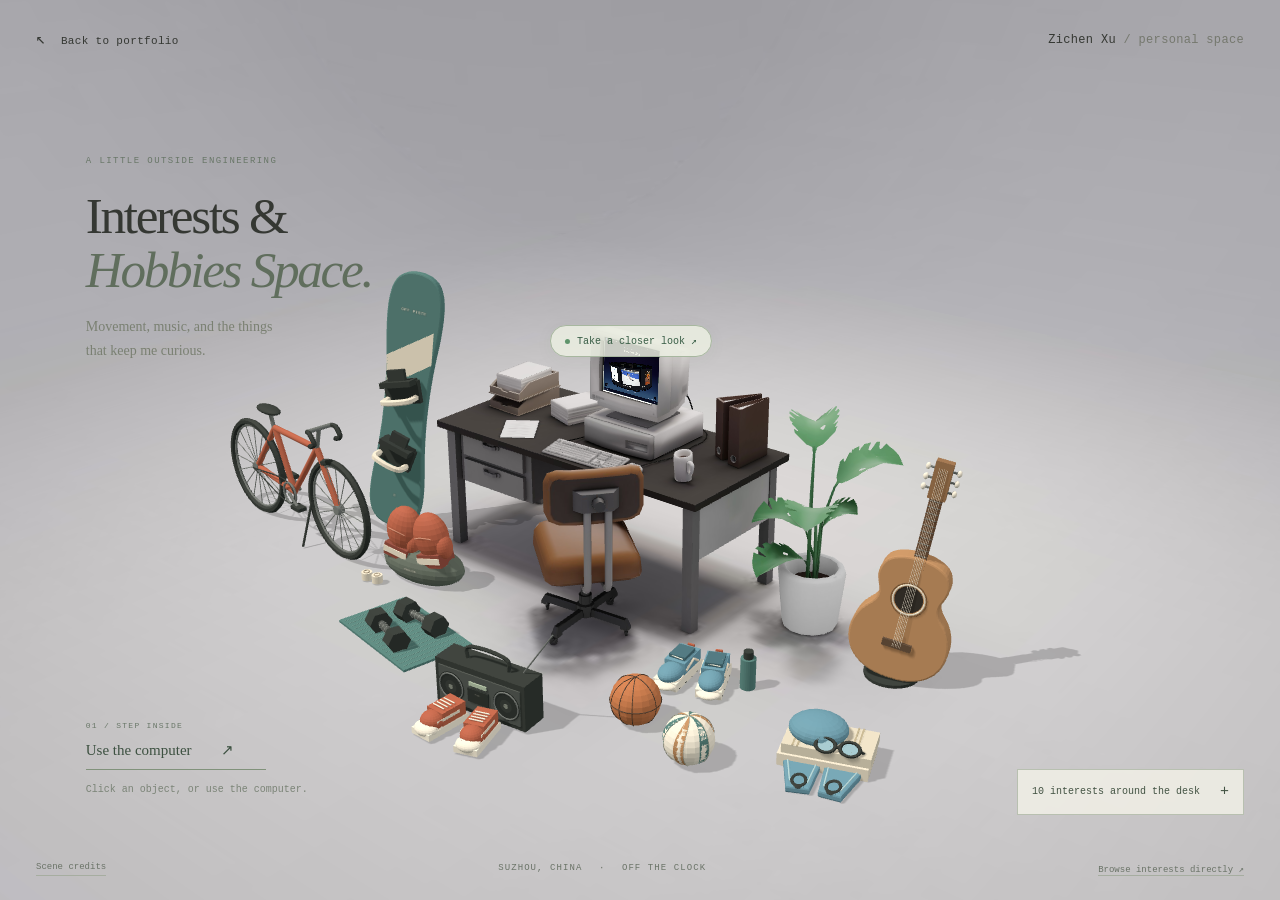
<file: interests.html>
<!doctype html>
<html lang="en">
<head>
<meta charset="utf-8">
<meta name="viewport" content="width=device-width,initial-scale=1">
<meta name="theme-color" content="#dedcd7">
<meta name="description" content="Step into Zichen Xu's personal space. A little desk, a familiar computer, and the sports, music, and creative interests beyond engineering.">
<title>Interests & Hobbies Space — Zichen Xu</title>
<link rel="stylesheet" href="assets/interest-space/space.css">
<link rel="stylesheet" href="assets/interest-space/filmstrip.css">
</head>
<body data-state="room">
<div id="scene" aria-hidden="true"></div>
<header class="space-header"><a href="index.html" class="back-portfolio"><span aria-hidden="true">↖</span> Back to portfolio</a><span class="space-wordmark">Zichen Xu <span>/ personal space</span></span><button id="leave-computer" hidden>← Back to the room <kbd>Esc</kbd></button></header>
<div class="room-intro"><span class="eyebrow">A LITTLE OUTSIDE ENGINEERING</span><h1>Interests &amp;<br><em>Hobbies Space.</em></h1><p>Movement, music, and the things<br>that keep me curious.</p></div>
<button id="monitor-hotspot" aria-label="Click the computer to explore my interests" hidden><span class="hotspot-dot"></span><span>Take a closer look <span aria-hidden="true">↗</span></span></button>
<div class="room-prompt"><span class="prompt-index">01 / STEP INSIDE</span><button id="enter-computer" disabled>Use the computer <span aria-hidden="true">↗</span></button><p>Click an object, or use the computer.</p></div>
<div id="loading" role="status"><span class="loading-light"></span><span id="loading-label">Setting the desk…</span></div>
<footer class="space-footer"><details class="scene-credit"><summary>Scene credits</summary><p>Desk scene by <a href="https://henryheffernan.com/" target="_blank" rel="noopener">Henry Heffernan</a>, adapted from his <a href="https://github.com/henryjeff/portfolio-website" target="_blank" rel="noopener">open-source portfolio</a>. <a href="assets/interest-space/HENRY-HEFFERNAN-LICENSE.txt" target="_blank" rel="noopener">MIT license</a>. Built with <a href="assets/interest-space/THREE-LICENSE.txt" target="_blank" rel="noopener">Three.js</a>.</p></details><span class="room-coordinate">SUZHOU, CHINA <span>·</span> OFF THE CLOCK</span><button id="direct-desktop">Browse interests directly ↗</button></footer>

<div id="computer-desktop" class="computer-desktop" aria-label="Zichen's interactive interests desktop" inert>
 <div class="desktop-top"><span class="desktop-brand"><span class="brand-pixel" aria-hidden="true"></span>ZICHEN / PERSONAL SPACE</span><span class="desktop-volume">10 interests, one curious person</span></div>
 <div class="desktop-wallpaper"><svg viewBox="0 0 1248 992" preserveAspectRatio="xMidYMid slice" aria-hidden="true"><path d="M0 800 290 365 500 650 730 220 1248 850M70 890Q400 560 710 780T1320 650M730 220 790 380 705 350 635 390M290 365 335 475 280 450 225 470"/></svg><div class="wallpaper-type">off the<br><em>clock.</em><span>THE OTHER SIDE OF ME</span></div></div>
 
 <div class="start-menu" id="start-menu" hidden><div class="start-menu-heading">ZICHEN XU <span>Choose a photograph</span></div><div id="start-menu-items"></div></div>
 <div class="desktop-taskbar"><button id="start-button" aria-expanded="false" aria-controls="start-menu"><span class="brand-pixel" aria-hidden="true"></span>Photos</button><span class="taskbar-file" id="taskbar-file">Personal space</span><time id="desktop-clock">12:00</time></div>
</div>
<noscript><div class="no-script">This space uses JavaScript for the 3D room and interactive desktop. <a href="index.html">Return to the portfolio</a>.</div></noscript>
<script src="assets/interest-space/three.min.js"></script>
<script src="assets/interest-space/GLTFLoader.js"></script>
<script src="assets/interest-space/CSS3DRenderer.js"></script>
<script src="assets/interest-space/scene-data.js"></script>
<script src="assets/interest-space/room-props.js"></script>
<script src="assets/interest-space/space.js"></script>
<script src="assets/interest-space/photo-data.js"></script>
<script src="assets/interest-space/filmstrip.js"></script>
</body></html>
</file>
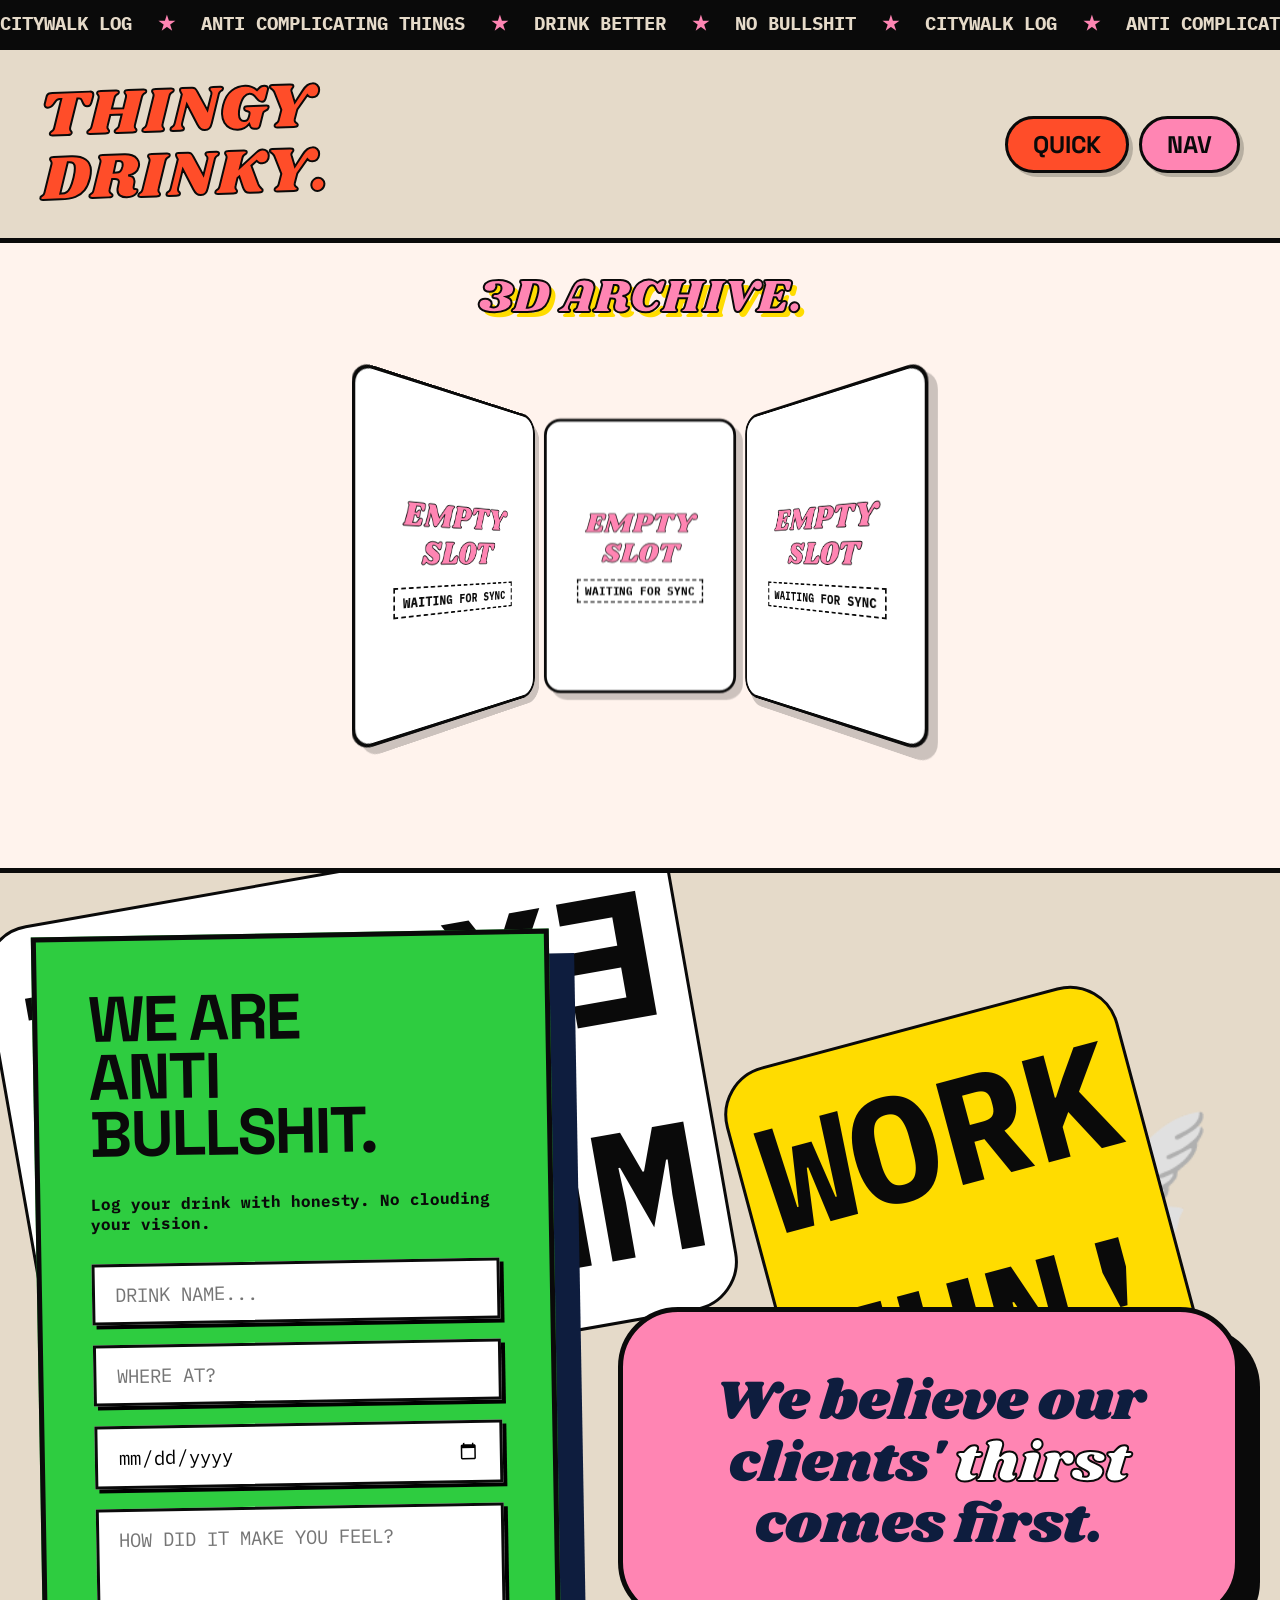
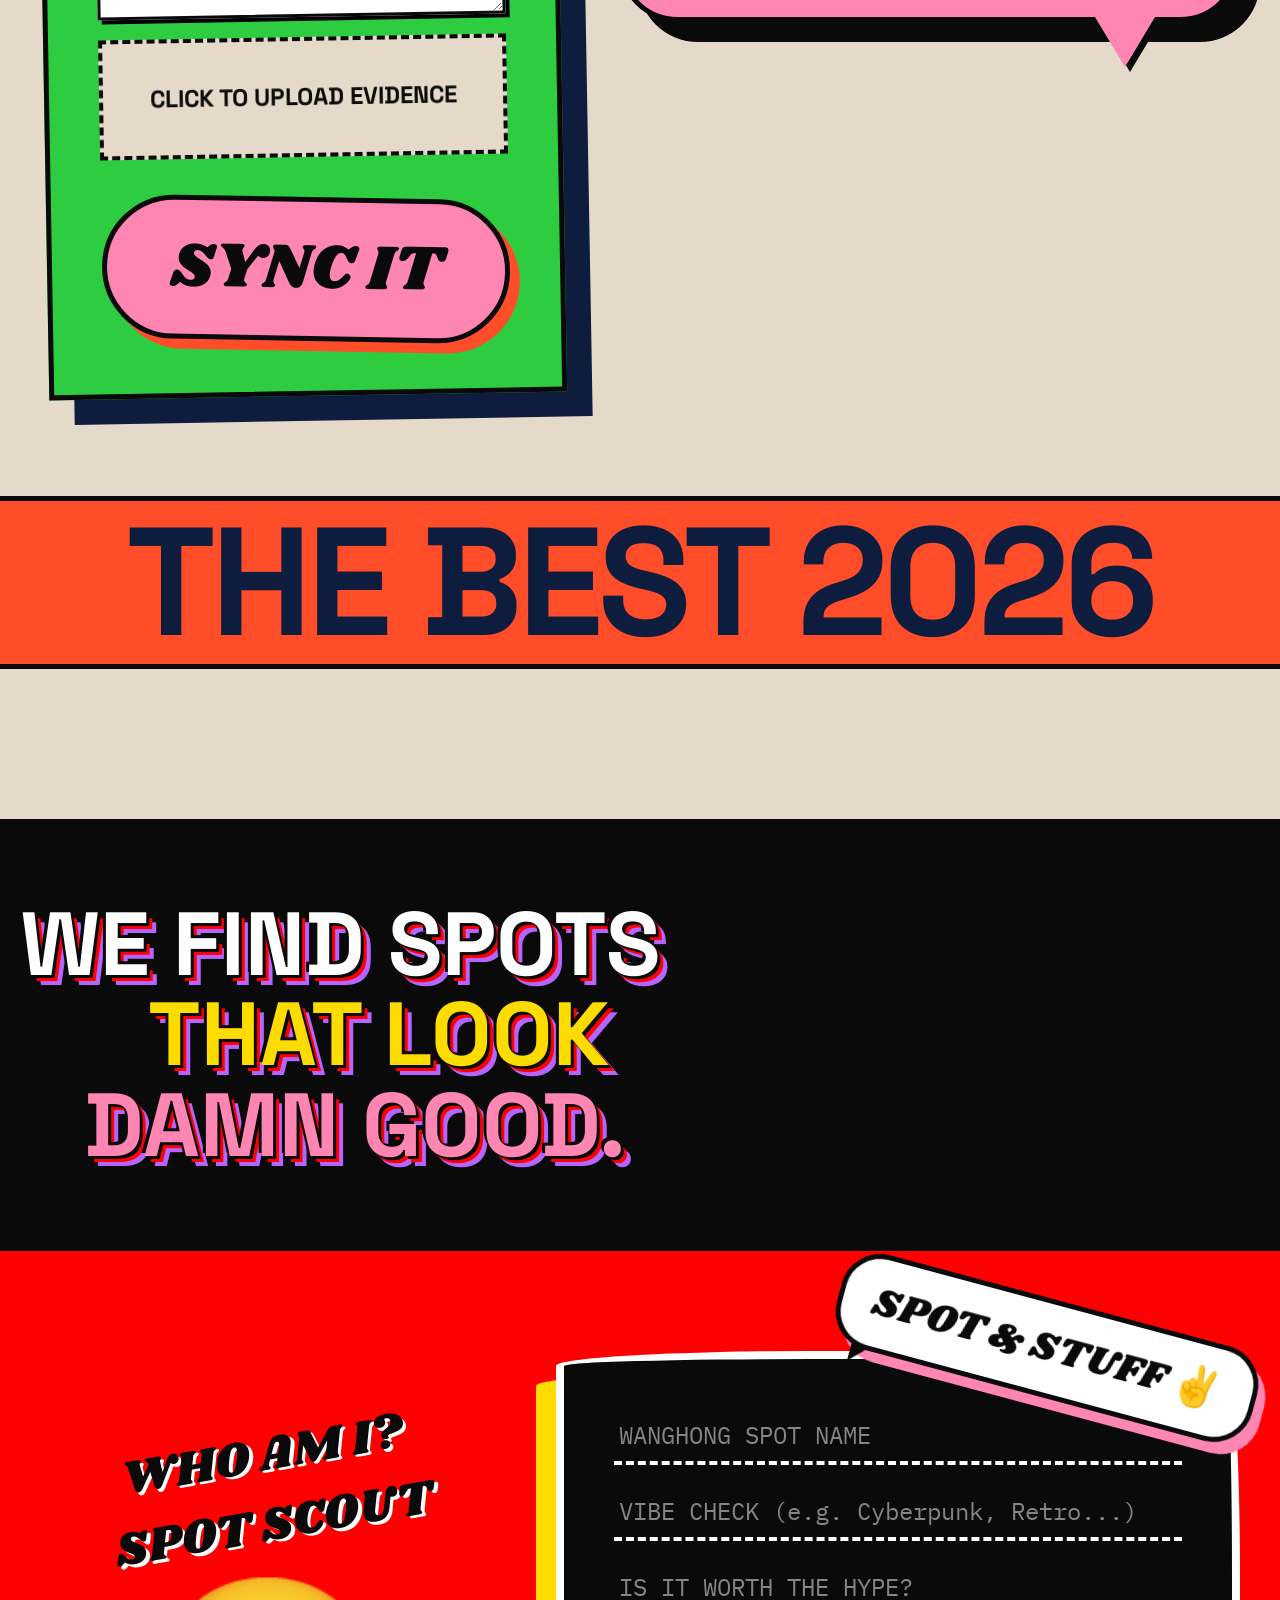
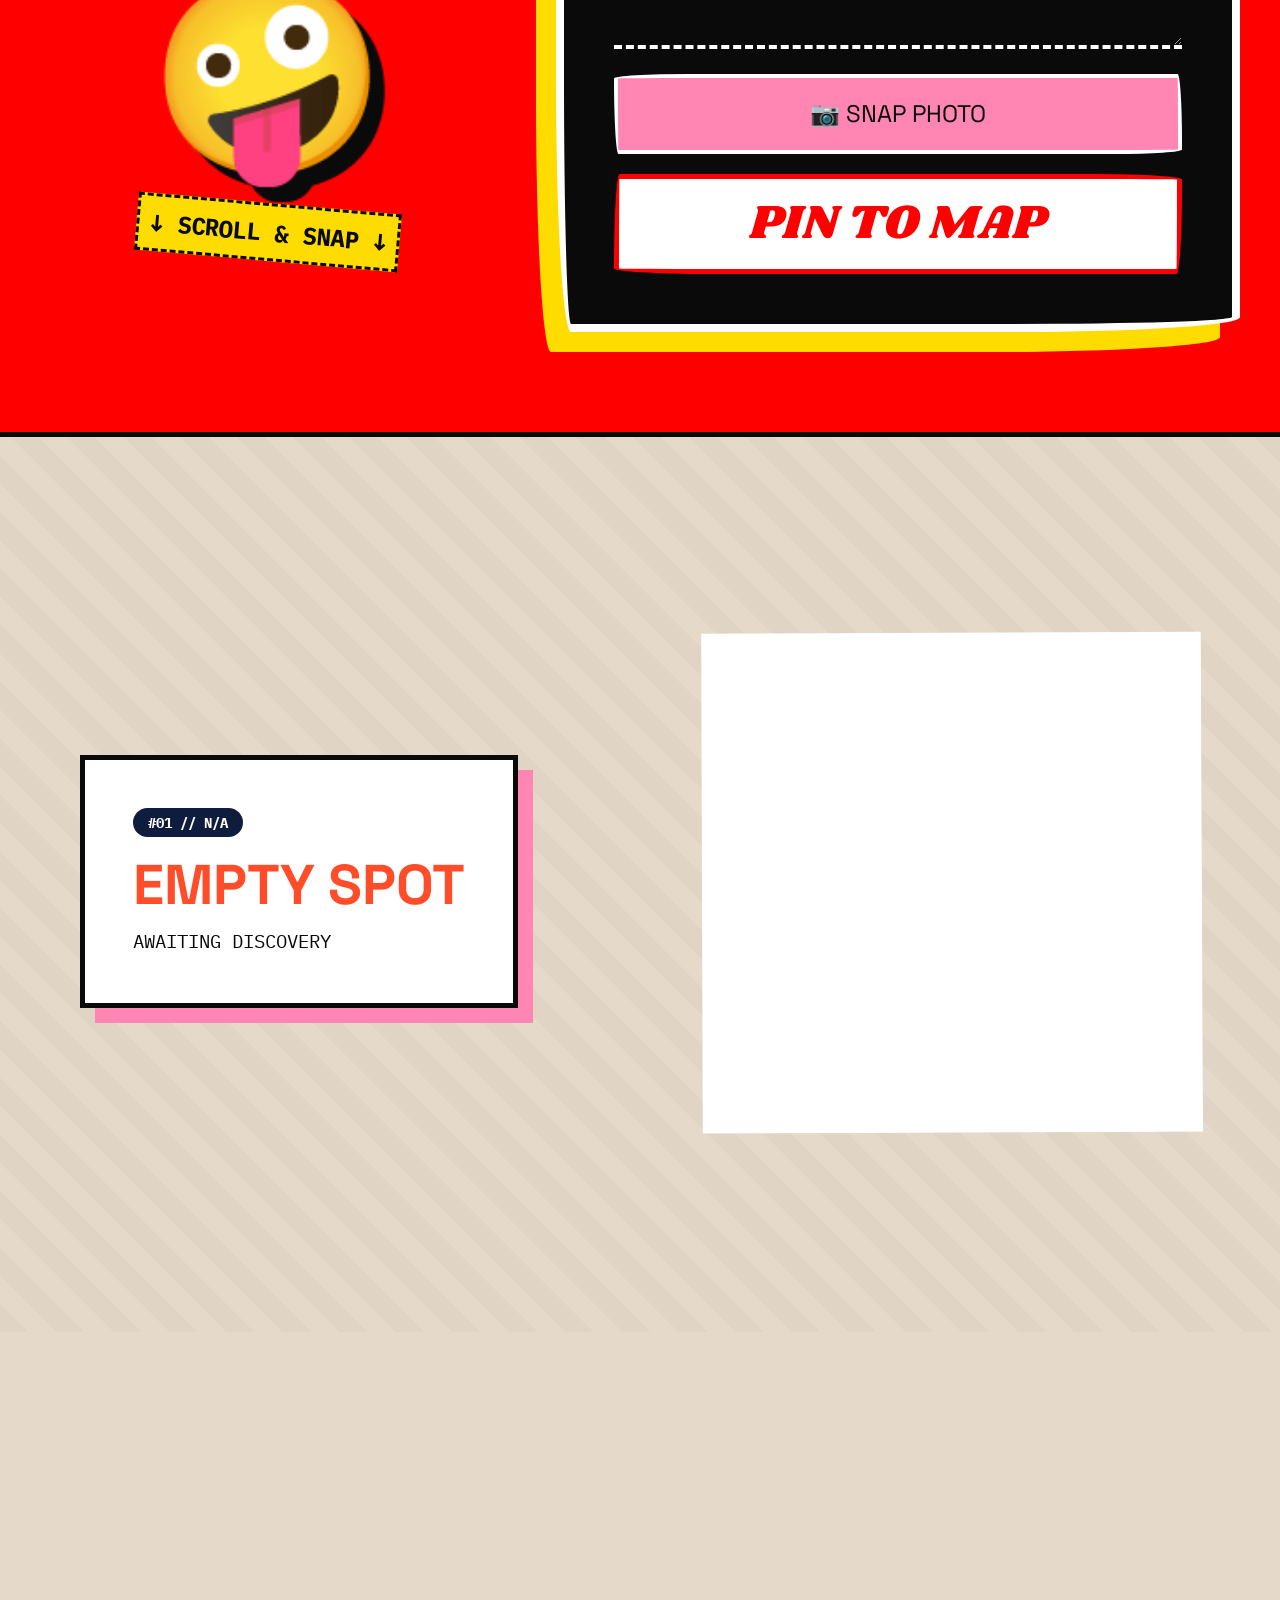
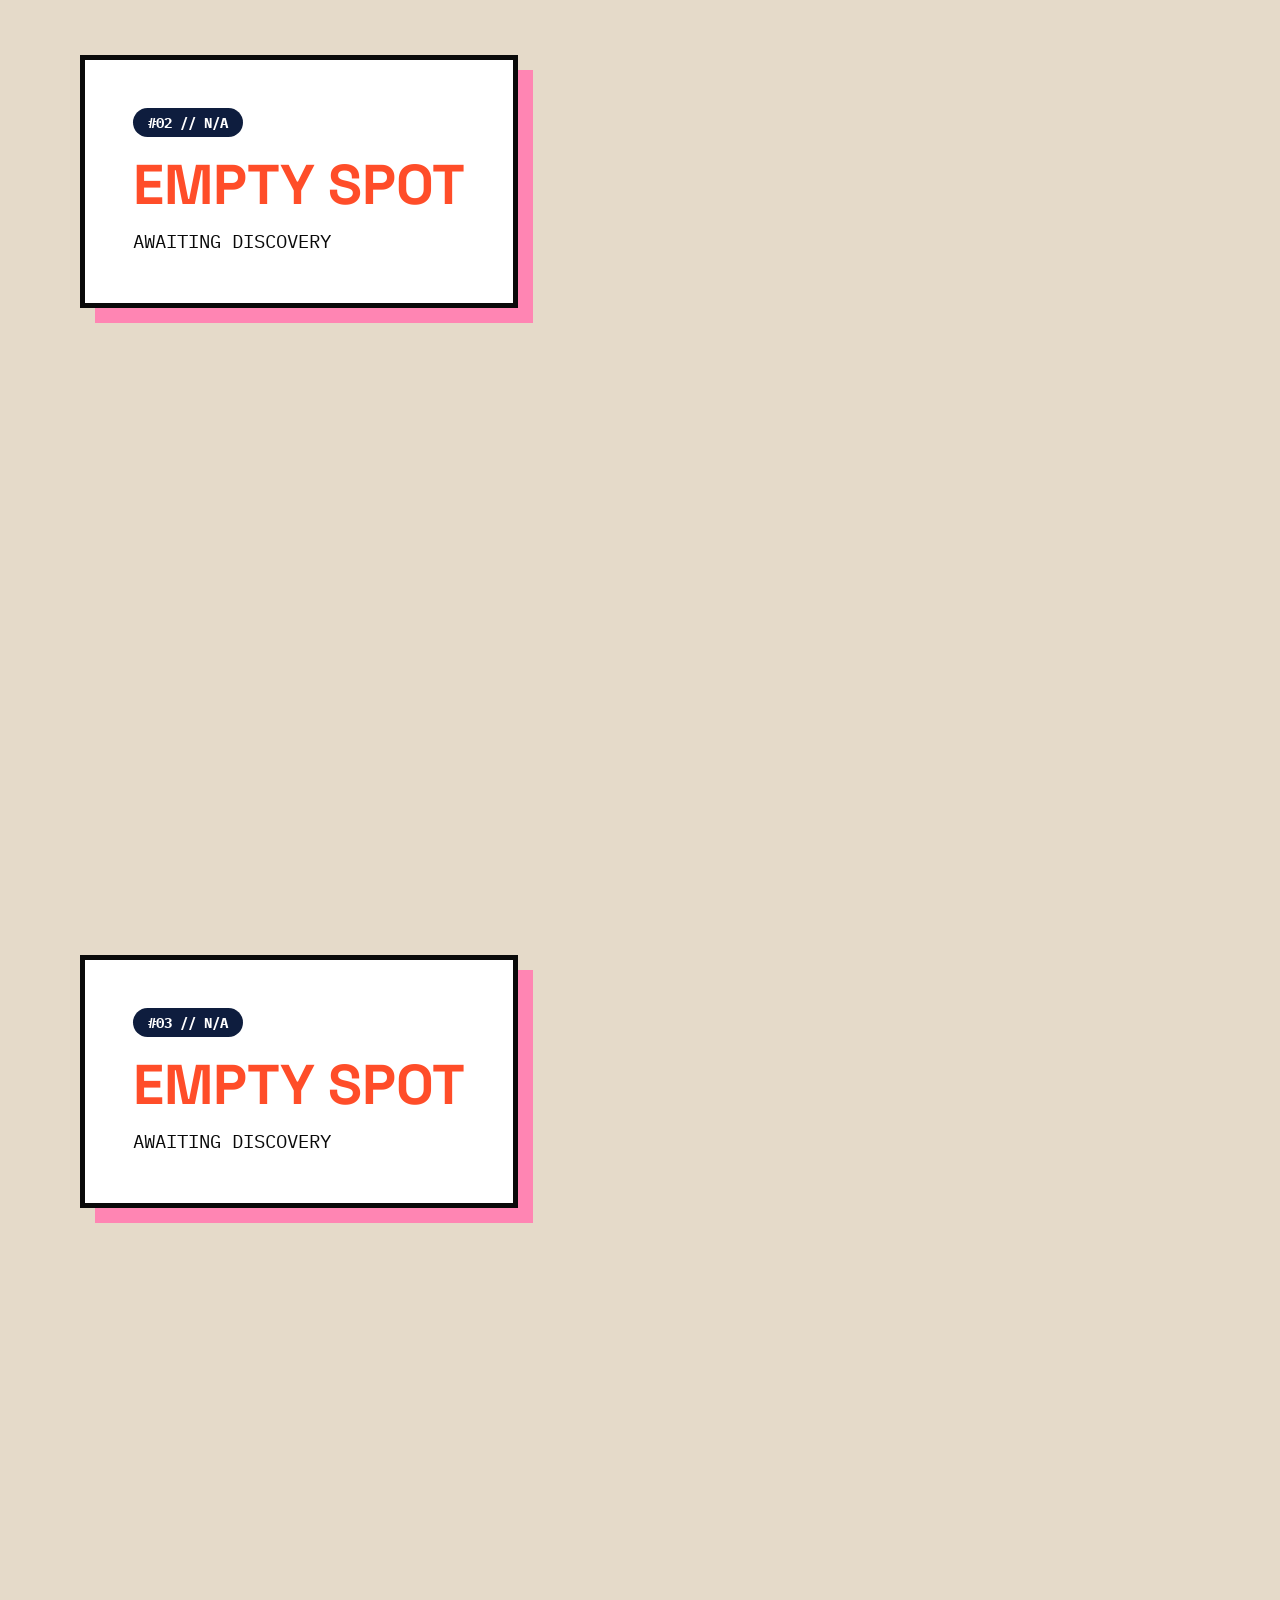
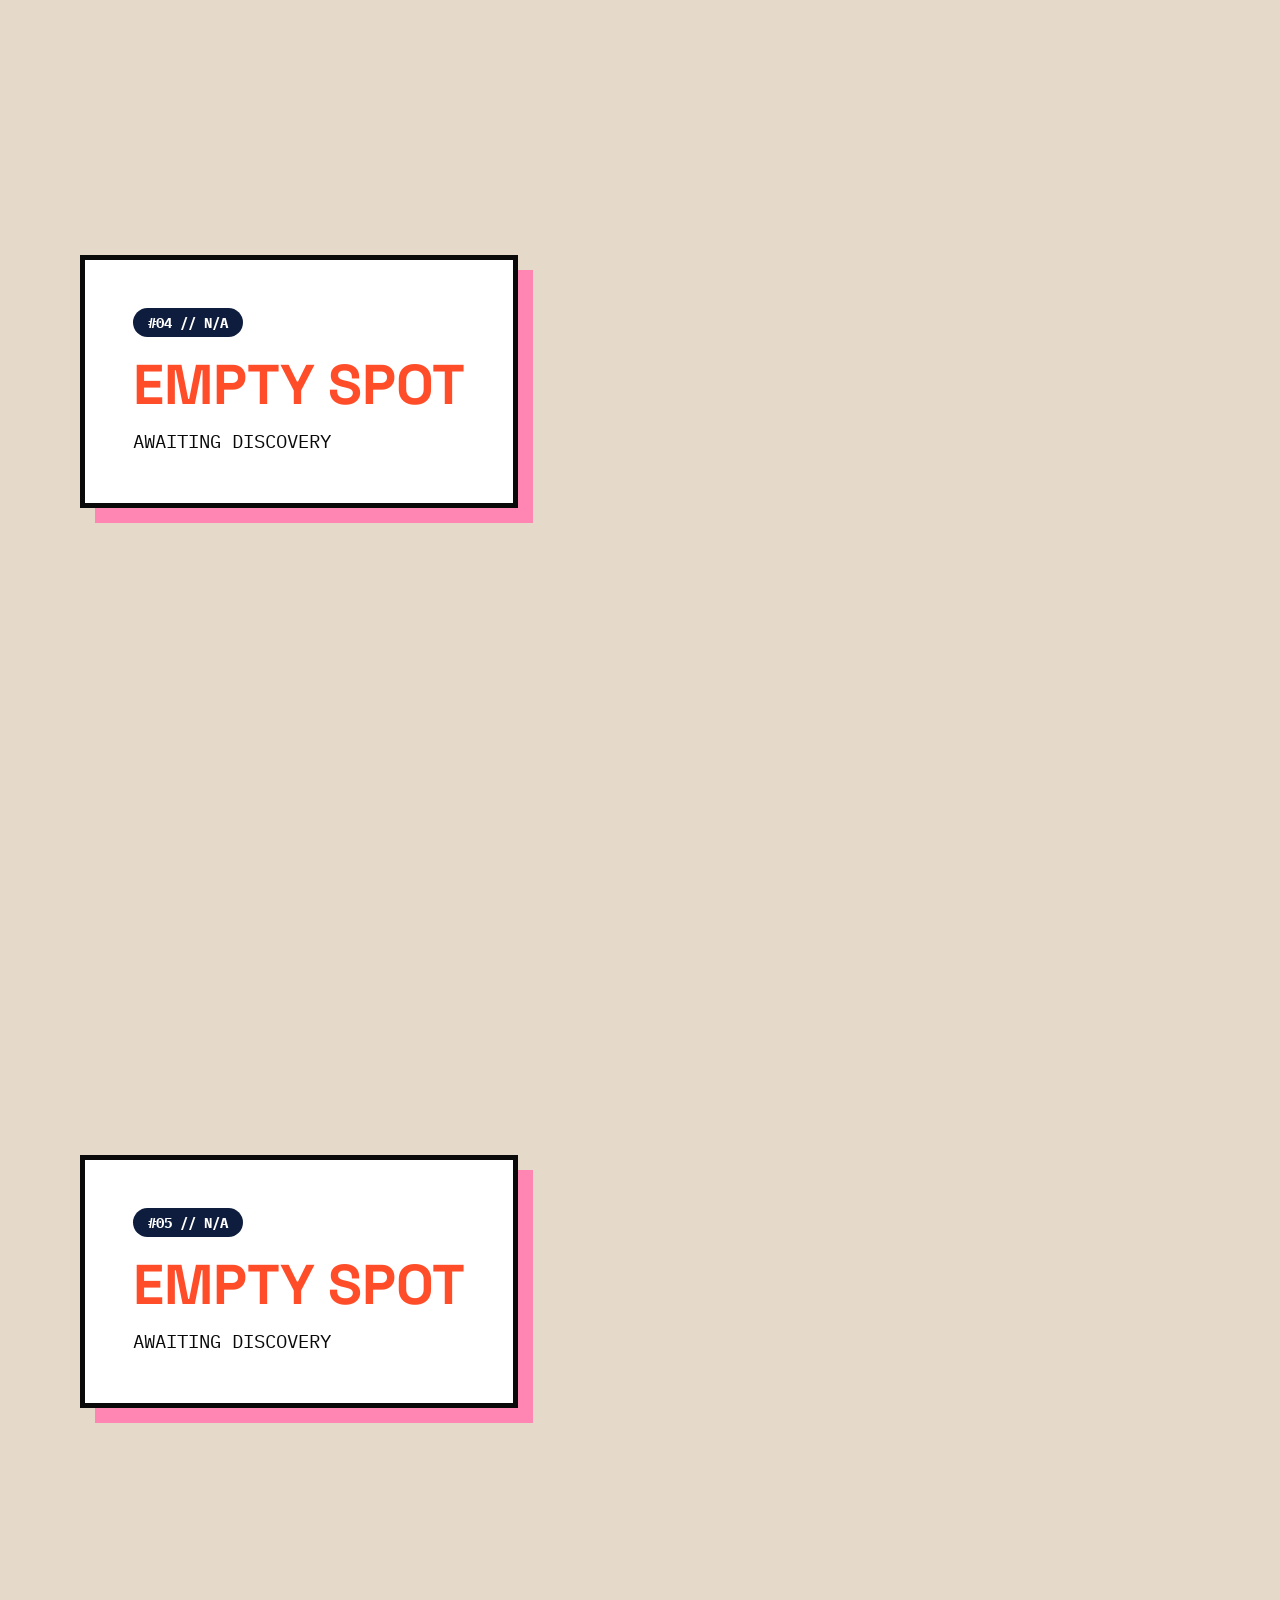
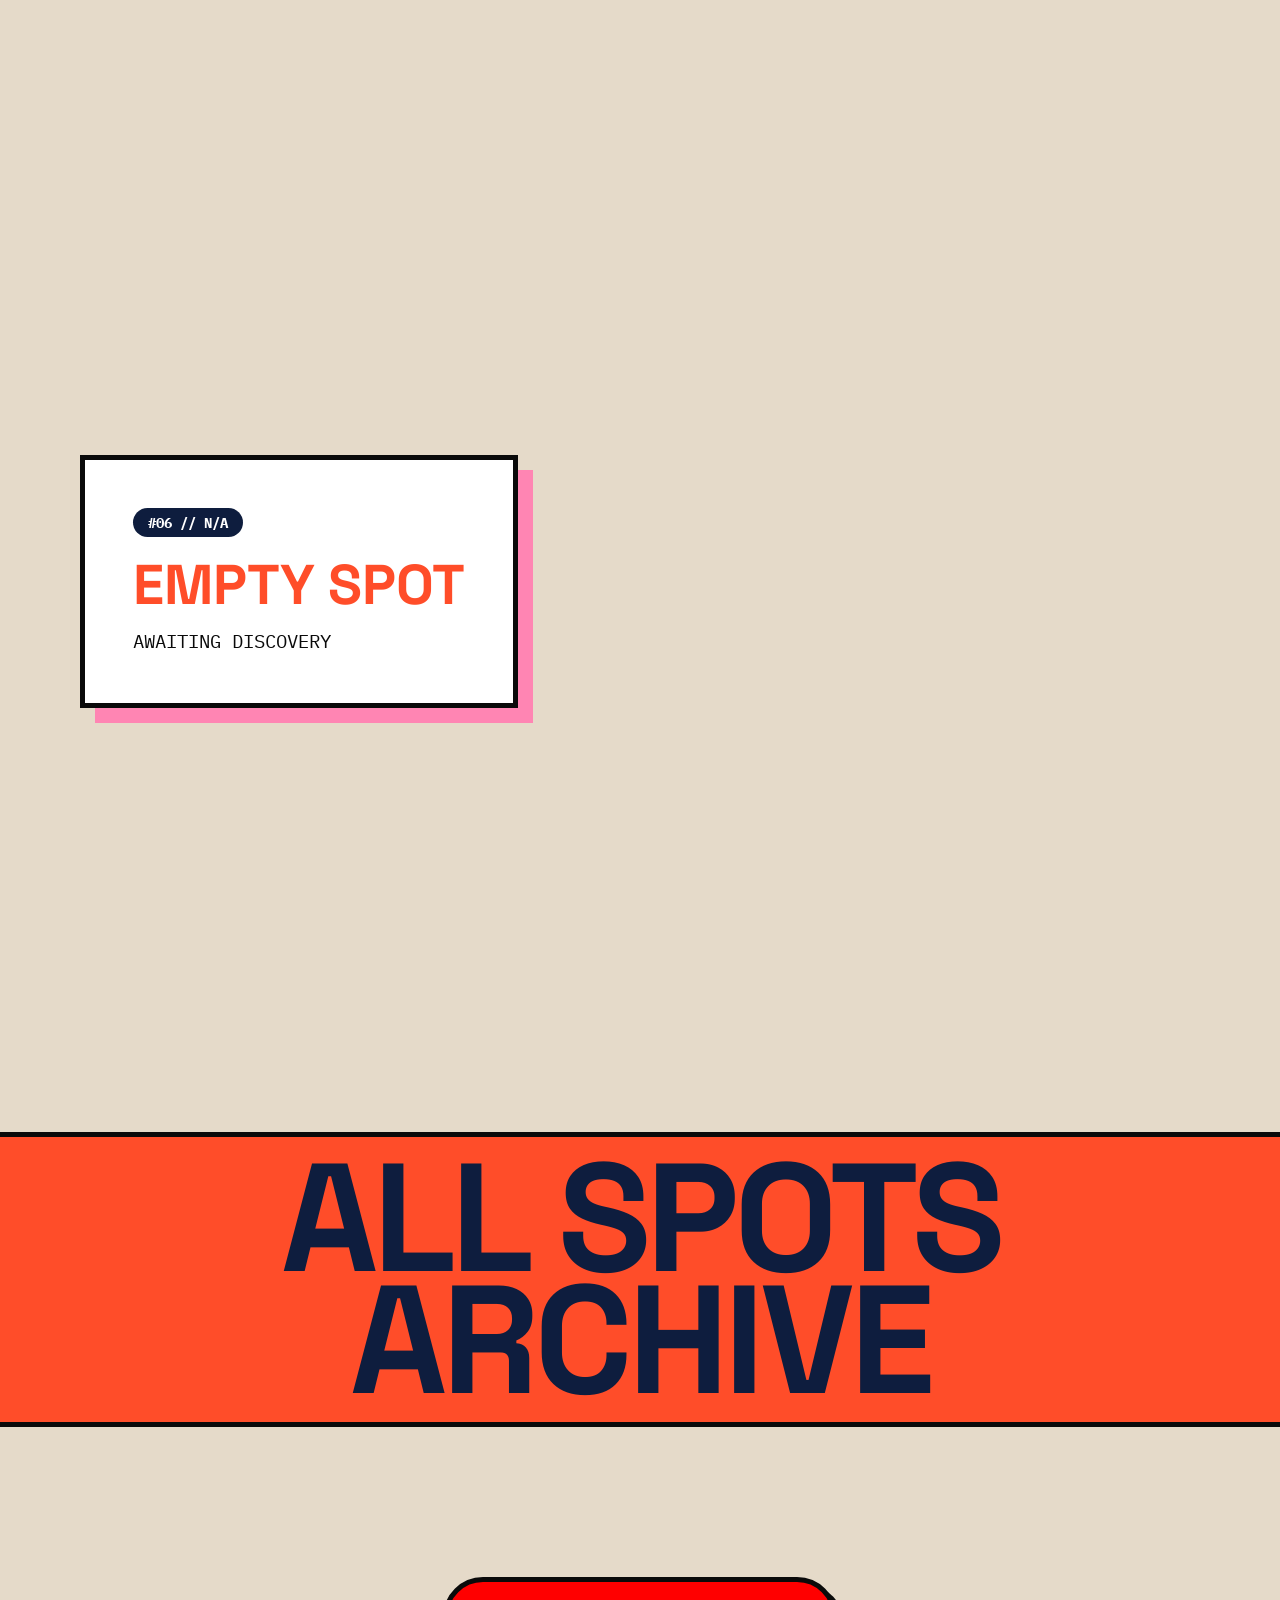
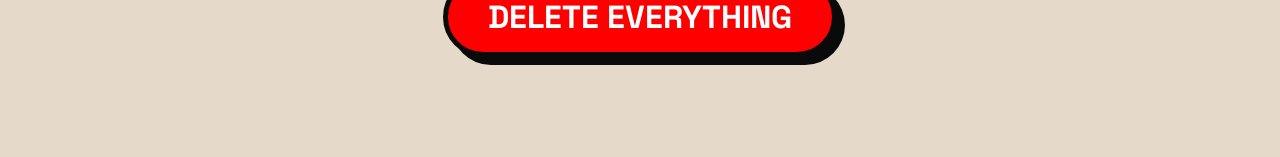
<file: assets/citywalk/drink_super.html>
<!DOCTYPE html>
<html lang="en">
<head>
    <meta charset="UTF-8">
    <meta name="viewport" content="width=device-width, initial-scale=1.0">
    <title>CITYWALK // ANTI-BORING LAB</title>
    <link rel="preconnect" href="https://fonts.googleapis.com">
    <link rel="preconnect" href="https://fonts.gstatic.com" crossorigin>
    <link href="https://fonts.googleapis.com/css2?family=IBM+Plex+Mono:wght@700&family=Shrikhand&family=Space+Grotesk:wght@900&display=swap" rel="stylesheet">
    <style>
        :root {
            /* Palette strictly extracted from the reference images */
            --bg-beige: #e5dac9;
            --navy: #0e1d3e;
            --pink: #ff85b3;
            --green: #2ecc40;
            --orange: #ff4d29;
            --purple: #b366ff;
            --yellow: #ffdc00;
            --black: #0a0a0a;
            --border: 5px solid var(--black);
        }

        ::-webkit-scrollbar { display: none; }

        /* Custom Pixel Hand Cursor for interactive elements */
        .clickable, button, input, textarea, label {
            cursor: url('data:image/svg+xml;utf8,<svg xmlns="http://www.w3.org/2000/svg" width="32" height="32" viewBox="0 0 24 24" fill="%23000"><path d="M9 1h4v2h2v2h2v4h2v2h2v8h-2v2h-2v2h-8v-2H5v-2H3v-8h2V9h2V7h2V3z" fill="white"/><path d="M10 2h2v2h2v2h2v4h2v2h2v6h-2v2h-2v2h-6v-2H6v-2H4v-6h2V8h2V6h2V4h2V2z"/></svg>'), pointer !important;
        }

        * { box-sizing: border-box; margin: 0; padding: 0; }

        body {
            background-color: var(--bg-beige);
            font-family: 'Space Grotesk', sans-serif;
            color: var(--black);
            overflow-x: hidden;
            cursor: crosshair;
        }

        /* ==================== 3D CAROUSEL DRINK ARCHIVE UI ==================== */
        .carousel-wrapper {
            width: 100vw; height: 70vh; background: #fff3ed;
            border-bottom: var(--border); display: grid; position: relative; z-index: 10;
        }
        .scene, .a3d { display: grid; }
        .scene {
            overflow: hidden; perspective: 35em; width: 100%; height: 100%;
            mask: linear-gradient(90deg, #0000, red 20% 80%, #0000);
            -webkit-mask: linear-gradient(90deg, #0000, red 20% 80%, #0000);
        }
        .a3d {
            place-self: center; transform-style: preserve-3d; animation: ry 32s linear infinite;
        }
        @keyframes ry { to { transform: rotateY(1turn); } }
        .card-3d {
            --w: 17.5em; --ba: calc(1turn / var(--n)); grid-area: 1 / 1;
            width: var(--w); aspect-ratio: 7 / 10; border-radius: 1.5em;
            border: 4px solid var(--black); box-shadow: 10px 10px 0px rgba(0,0,0,0.2);
            backface-visibility: hidden;
            transform: rotateY(calc(var(--i) * var(--ba))) translateZ(calc(-1 * (0.5 * var(--w) + 0.5em) / tan(0.5 * var(--ba))));
            background-color: white; display: flex; flex-direction: column; align-items: center; justify-content: center;
            padding: 20px; text-align: center; overflow: hidden; position: relative;
        }
        .card-3d img { width: 100%; height: 100%; object-fit: cover; position: absolute; top: 0; left: 0; z-index: 5; border-radius: calc(1.5em - 4px); }
        .card-3d-title { font-family: 'Shrikhand', cursive; font-size: 2.5rem; color: var(--pink); -webkit-text-stroke: 1px var(--black); line-height: 1.1; z-index: 2; }
        .card-3d-sub { font-family: 'IBM Plex Mono', monospace; font-size: 1rem; font-weight: bold; color: var(--black); margin-top: 15px; border: 2px dashed var(--black); padding: 5px 10px; z-index: 2; }

        @media (prefers-reduced-motion: reduce) { .a3d { animation-duration: 128s; } }
        .carousel-title {
            position: absolute; top: 20px; left: 50%; transform: translateX(-50%);
            font-family: 'Shrikhand'; font-size: 3rem; color: var(--pink);
            -webkit-text-stroke: 2px var(--black); z-index: 20; pointer-events: none; text-shadow: 5px 5px 0px var(--yellow);
        }

        /* ==================== ORIGINAL CSS BELOW ==================== */
        .marquee-wrapper { background: var(--black); color: var(--bg-beige); border-bottom: var(--border); padding: 10px 0; white-space: nowrap; overflow: hidden; position: relative; z-index: 100; }
        .marquee-content { display: inline-block; font-family: 'IBM Plex Mono', monospace; font-size: 1.2rem; font-weight: 700; text-transform: uppercase; animation: scroll-left 20s linear infinite; }
        .marquee-content span { color: var(--pink); margin: 0 15px; }
        @keyframes scroll-left { 0% { transform: translateX(0); } 100% { transform: translateX(-50%); } }

        header { padding: 30px 40px; display: flex; justify-content: space-between; align-items: center; border-bottom: var(--border); background: var(--bg-beige); position: relative; }
        .brand-title { font-family: 'Shrikhand', cursive; font-size: 4rem; color: var(--orange); -webkit-text-stroke: 2px var(--black); line-height: 1; transform: rotate(-2deg); }
        .quick-nav-container { display: flex; gap: 10px; }
        .pill-btn { background: var(--black); color: white; padding: 10px 25px; border-radius: 50px; font-family: 'Space Grotesk'; font-size: 1.5rem; font-weight: 900; border: 3px solid var(--black); box-shadow: 4px 4px 0px rgba(0,0,0,0.2); transition: 0.2s; text-transform: uppercase; }
        .pill-btn.orange { background: var(--orange); color: var(--black); }
        .pill-btn.pink { background: var(--pink); color: var(--black); }
        .pill-btn:hover { transform: scale(1.1) rotate(5deg); }

        .floating-art { position: absolute; z-index: 0; pointer-events: none; }
        .art-bubble-mini { background: white; border: 3px solid var(--black); border-radius: 50px; padding: 10px 20px; font-family: 'IBM Plex Mono'; font-weight: bold; position: absolute; top: -30px; right: -50px; transform: rotate(10deg); }
        .trex { top: 15%; left: 5%; font-size: 180px; transform: scaleX(-1); }
        .pigeon { bottom: 5%; right: 5%; font-size: 150px; }

        .input-console { margin: 60px auto; max-width: 1300px; display: grid; grid-template-columns: 1fr 1.2fr; gap: 60px; padding: 0 40px; position: relative; z-index: 10; }
        .form-panel { background: var(--green); border: var(--border); padding: 50px; box-shadow: 25px 25px 0px var(--navy); transform: rotate(-1deg); display: flex; flex-direction: column; gap: 20px; }
        .form-panel h2 { font-family: 'Space Grotesk'; font-size: 4rem; line-height: 0.9; margin-bottom: 10px; text-transform: uppercase; letter-spacing: -2px; }
        input, textarea { width: 100%; padding: 15px 20px; border: 3px solid var(--black); font-size: 1.2rem; font-family: 'IBM Plex Mono', monospace; background: white; outline: none; border-radius: 0; box-shadow: 4px 4px 0px rgba(0,0,0,1); }
        input:focus, textarea:focus { background: var(--yellow); }
       
        .file-zone { height: 120px; border: 4px dashed var(--black); display: flex; align-items: center; justify-content: center; background: var(--bg-beige); font-family: 'Space Grotesk'; font-size: 1.5rem; font-weight: 900; position: relative; transition: 0.3s; }
        .file-zone:hover { background: var(--pink); }
        #file-input { position: absolute; width: 100%; height: 100%; opacity: 0; }

        .speech-bubble-container { display: flex; align-items: center; justify-content: center; }
        .speech-bubble { background: var(--pink); border: var(--border); border-radius: 60px; padding: 60px; position: relative; box-shadow: 20px 20px 0px var(--black); }
        .speech-bubble::after { content: ''; position: absolute; bottom: -50px; right: 80px; border-width: 50px 30px 0 30px; border-style: solid; border-color: var(--pink) transparent transparent transparent; filter: drop-shadow(5px 5px 0px var(--black)); }
        .speech-bubble p { font-family: 'Shrikhand', cursive; font-size: 3.5rem; line-height: 1.1; color: var(--navy); text-align: center; }

        .giant-submit-btn { background: var(--pink); border: var(--border); border-radius: 100px; padding: 20px 0; font-family: 'Shrikhand', cursive; font-size: 4rem; color: var(--black); text-align: center; width: 100%; margin-top: 20px; transform: rotate(2deg); transition: 0.2s; box-shadow: 10px 10px 0px var(--orange); }
        .giant-submit-btn:hover { transform: scale(1.05) rotate(-2deg); background: var(--yellow); }

        .gallery-title { font-family: 'Space Grotesk'; font-size: 12vw; font-weight: 900; text-align: center; letter-spacing: -5px; color: var(--navy); margin: 100px 0 50px 0; line-height: 0.8; border-top: var(--border); border-bottom: var(--border); background: var(--orange); padding: 20px 0; }
        .timeline { padding: 0 60px 100px 60px; display: flex; flex-direction: column; gap: 100px; max-width: 1400px; margin: 0 auto; }
        .entry-card { display: grid; grid-template-columns: 1.2fr 1fr; gap: 50px; background: white; border: var(--border); padding: 40px; box-shadow: 20px 20px 0px var(--purple); position: relative; }
        .entry-card:nth-child(even) { grid-template-columns: 1fr 1.2fr; direction: rtl; background: var(--bg-beige); box-shadow: -20px 20px 0px var(--green); }
        .entry-card:nth-child(even) > * { direction: ltr; }
       
        /* [MODIFIED] Increased height to 600px for a taller vertical portrait aspect ratio */
        .card-img-wrap { border: var(--border); overflow: hidden; background: var(--black); height: 600px; position: relative; }
        .card-img-wrap img { width: 100%; height: 100%; object-fit: cover; filter: grayscale(100%) contrast(120%); transition: 0.4s; }
        .card-img-wrap:hover img { filter: grayscale(0%) contrast(100%); transform: scale(1.05); }

        .pill-cluster { display: flex; flex-wrap: wrap; gap: 5px; margin-bottom: 20px; }
        .data-pill { background: var(--yellow); border: 3px solid var(--black); border-radius: 50px; padding: 8px 20px; font-family: 'Space Grotesk'; font-weight: 900; font-size: 1.2rem; text-transform: uppercase; }
        .data-pill.green { background: var(--green); transform: rotate(-5deg); }
        .data-pill.pink { background: var(--pink); transform: rotate(3deg); margin-left: -15px;}
        .data-pill.navy { background: var(--navy); color: white; transform: rotate(-2deg); }
        .card-text h3 { font-family: 'Shrikhand', cursive; font-size: 4rem; line-height: 1; margin-bottom: 20px; text-transform: uppercase; }
        .card-desc { font-family: 'IBM Plex Mono'; font-size: 1.4rem; font-weight: 700; line-height: 1.4; background: white; padding: 20px; border: 3px dashed var(--black); }

        .wipe-btn { display: block; margin: 0 auto 100px auto; background: #ff0000; color: white; border: var(--border); border-radius: 100px; padding: 15px 40px; font-family: 'Space Grotesk'; font-size: 2rem; font-weight: 900; box-shadow: 8px 8px 0px var(--black); }
        .wipe-btn:hover { background: var(--black); color: #ff0000; }

        /* ======================= SPOT LAB ======================== */
        .staggered-divider { width: 100%; background: var(--black); padding: 80px 20px; overflow: hidden; display: flex; flex-direction: column; gap: 10px; border-top: var(--border); border-bottom: var(--border); }
        .staggered-text { font-family: 'Space Grotesk'; font-size: 7vw; font-weight: 900; color: white; text-transform: uppercase; line-height: 0.9; white-space: nowrap; transition: transform 0.1s ease-out; text-shadow: -3px -3px 0 var(--black), 3px 3px 0 var(--black), 6px 6px 0 #ff0000, 10px 10px 0 var(--purple); }
        .spot-lab-zone { background-color: #ff0000; color: var(--black); padding: 100px 40px; position: relative; overflow: hidden; }
        .spot-grid-layout { display: grid; grid-template-columns: 1fr 1.5fr; gap: 60px; max-width: 1400px; margin: 0 auto; align-items: center; }
        .mascot-container { position: relative; text-align: center; }
        .mascot-face { font-size: 15vw; line-height: 1; filter: drop-shadow(15px 15px 0px var(--black)); display: inline-block; transition: transform 0.1s ease-out; z-index: 5; position: relative; }
        .mascot-text { font-family: 'Shrikhand', cursive; font-size: 3rem; transform: rotate(-10deg); margin-bottom: 20px; color: var(--black); text-shadow: 3px 3px 0px white; }
        .drag-grab-doodle { font-family: 'IBM Plex Mono'; font-weight: 900; font-size: 1.5rem; margin-top: 30px; border: 3px dashed var(--black); padding: 10px; display: inline-block; transform: rotate(5deg); background: var(--yellow); }
        .hand-drawn-panel { background: var(--black); color: white; padding: 50px; border-radius: 255px 15px 225px 15px/15px 225px 15px 255px; border: 8px solid white; box-shadow: -20px 20px 0px var(--yellow); position: relative; }
        .doodle-speech-bubble { position: absolute; top: -60px; right: -30px; background: white; color: var(--black); font-family: 'Shrikhand', cursive; font-size: 2.5rem; padding: 15px 30px; border: 5px solid var(--black); border-radius: 40px; transform: rotate(15deg); box-shadow: 10px 10px 0px var(--pink); z-index: 10; }
        .doodle-speech-bubble::after { content: ''; position: absolute; bottom: -20px; left: 20px; border-width: 20px 20px 0 0; border-style: solid; border-color: var(--black) transparent transparent transparent; }
        .hand-drawn-panel input, .hand-drawn-panel textarea { background: transparent; border: none; border-bottom: 4px dashed white; color: var(--green); box-shadow: none; margin-bottom: 20px; font-size: 1.5rem; padding: 10px 5px; }
        .hand-drawn-panel input::placeholder, .hand-drawn-panel textarea::placeholder { color: rgba(255,255,255,0.5); }
        .hand-drawn-panel input:focus, .hand-drawn-panel textarea:focus { background: rgba(255,255,255,0.1); transform: none; }
        .spot-file-zone { height: 80px; border: 4px solid white; border-radius: 255px 15px 225px 15px/15px 225px 15px 255px; display: flex; align-items: center; justify-content: center; font-family: 'Space Grotesk'; font-size: 1.5rem; color: var(--black); background: var(--pink); cursor: pointer; position: relative; margin-bottom: 20px; transition: 0.2s; }
        .spot-file-zone:hover { background: var(--green); transform: scale(1.05); }
        #spot-file-input { position: absolute; width: 100%; height: 100%; opacity: 0; cursor: pointer; }
        .spot-submit-btn { background: white; color: #ff0000; border: 5px solid #ff0000; font-family: 'Shrikhand', cursive; font-size: 3rem; width: 100%; padding: 10px; border-radius: 15px 225px 15px 255px/255px 15px 225px 15px; cursor: pointer; transition: 0.2s; }
        .spot-submit-btn:hover { background: var(--yellow); color: var(--black); border-color: var(--black); }


        /* ==================== 3D SPOT CUBE ARCHIVE ==================== */
        #spot-cube-archive { position: relative; background: var(--bg-beige); }
       
        .cube-sticky-container {
            position: sticky; top: 0; height: 100vh; width: 100vw; display: flex;
            align-items: center; justify-content: flex-end; padding-right: 10%;
            overflow: hidden; border-top: var(--border);
            background-image: repeating-linear-gradient(45deg, rgba(0,0,0,0.02) 0px, rgba(0,0,0,0.02) 20px, transparent 20px, transparent 40px);
        }

        #spot-scene {
            perspective: 1500px;
            width: 400px;
            height: 600px;
            z-index: 5;
        }

        #spot-cube {
            width: 100%; height: 100%; position: relative; transform-style: preserve-3d;
            transform: rotateX(90deg) rotateY(0deg); will-change: transform;
        }

        .cube-face {
            position: absolute; width: 100%; height: 100%; border: var(--border); background: white;
            overflow: hidden; backface-visibility: hidden; box-shadow: inset 0 0 50px rgba(0,0,0,0.2);
            display: flex; align-items: center; justify-content: center;
        }

        .cube-face img { width: 100%; height: 100%; object-fit: cover; filter: contrast(110%) grayscale(20%); }

        .cube-empty-text { font-family: 'Shrikhand'; font-size: 3rem; color: var(--pink); -webkit-text-stroke: 2px var(--black); text-align: center; line-height: 1; text-shadow: 4px 4px 0px var(--yellow); }

        .cube-face[data-face="front"]  { transform: translateZ(200px); }
        .cube-face[data-face="back"]   { transform: rotateY(180deg) translateZ(200px); }
        .cube-face[data-face="right"]  { transform: rotateY(90deg) translateZ(200px); }
        .cube-face[data-face="left"]   { transform: rotateY(-90deg) translateZ(200px); }
        .cube-face[data-face="top"]    { height: 400px; top: 100px; transform: rotateX(90deg) translateZ(300px); }
        .cube-face[data-face="bottom"] { height: 400px; top: 100px; transform: rotateX(-90deg) translateZ(300px); }

        /* The Scrolling Text Cards */
        #cube-scroll-track {
            position: relative; z-index: 10; width: 50%; margin-top: -100vh; pointer-events: none;
        }

        .spot-section { min-height: 100vh; display: flex; align-items: center; padding: 0 5rem; pointer-events: auto; }

        .spot-text-card {
            background: white; border: var(--border); padding: 3rem; box-shadow: 15px 15px 0px var(--pink);
            max-width: 500px; opacity: 0; transform: translateY(50px); transition: all 0.5s ease;
        }
        .spot-text-card.visible { opacity: 1; transform: translateY(0); }
        .spot-text-card .tag { font-family: 'IBM Plex Mono'; color: white; background: var(--navy); padding: 5px 15px; font-weight: bold; border-radius: 50px; display: inline-block; margin-bottom: 20px; font-size: 0.9rem;}
        .spot-text-card h2 { font-family: 'Space Grotesk'; font-size: 3.5rem; text-transform: uppercase; line-height: 1; margin-bottom: 15px; color: var(--orange); }
        .spot-text-card p { font-family: 'IBM Plex Mono'; font-size: 1.2rem; line-height: 1.4; color: var(--black); }

    </style>
</head>
<body>

    <div class="marquee-wrapper">
        <div class="marquee-content">
            CITYWALK LOG <span>★</span> ANTI COMPLICATING THINGS <span>★</span> DRINK BETTER <span>★</span> NO BULLSHIT <span>★</span> CITYWALK LOG <span>★</span> ANTI COMPLICATING THINGS <span>★</span> DRINK BETTER <span>★</span> NO BULLSHIT <span>★</span>
        </div>
    </div>

    <header>
        <div class="brand-title">THINGY<br>DRINKY.</div>
        <div class="quick-nav-container">
            <div class="pill-btn orange clickable">QUICK</div>
            <div class="pill-btn pink clickable">NAV</div>
        </div>
    </header>

    <section class="carousel-wrapper">
        <div class="carousel-title">3D ARCHIVE.</div>
        <div class="scene">
            <div class="a3d" id="drink-3d-carousel">
                </div>
        </div>
    </section>

    <div class="floating-art trex" style="top: 100vh;">
        <div class="art-bubble-mini">EXCUSE ME?</div>
        🦖
    </div>
    <div class="floating-art pigeon" style="top: 120vh; right: 5%;">
        <div class="art-bubble-mini" style="top: -60px; right: 50px; transform: rotate(-15deg); background: var(--yellow);">WORK FUN!</div>
        🕊️
    </div>

    <section class="input-console">
        <div class="form-panel">
            <h2>WE ARE<br>ANTI<br>BULLSHIT.</h2>
            <p style="font-family: 'IBM Plex Mono'; font-weight: bold; margin-bottom: 10px;">Log your drink with honesty. No clouding your vision.</p>
           
            <input type="text" id="drink-name" placeholder="DRINK NAME..." class="clickable">
            <input type="text" id="drink-loc" placeholder="WHERE AT?" class="clickable">
            <input type="date" id="drink-date" class="clickable">
            <textarea id="drink-desc" rows="3" placeholder="HOW DID IT MAKE YOU FEEL?" class="clickable"></textarea>
           
            <div class="file-zone clickable">
                <span id="file-label">CLICK TO UPLOAD EVIDENCE</span>
                <input type="file" id="file-input" accept="image/*" class="clickable">
            </div>

            <button class="giant-submit-btn clickable" onclick="saveRecord()">SYNC IT</button>
        </div>
       
        <div class="speech-bubble-container">
            <div class="speech-bubble">
                <p>We believe our clients' <span style="color: white; -webkit-text-stroke: 2px var(--black);">thirst</span> comes first.</p>
            </div>
        </div>
    </section>

    <div class="gallery-title">THE BEST 2026</div>
    <div class="timeline" id="entry-timeline"></div>
   
    <div class="staggered-divider">
        <div class="staggered-text" data-speed="0.2">WE FIND SPOTS</div>
        <div class="staggered-text" data-speed="-0.1" style="color: var(--yellow); padding-left: 10vw;">THAT LOOK</div>
        <div class="staggered-text" data-speed="0.3" style="color: var(--pink); padding-left: 5vw;">DAMN GOOD.</div>
    </div>

    <section class="spot-lab-zone">
        <div class="spot-grid-layout">
            <div class="mascot-container">
                <div class="mascot-text">WHO AM I?<br>SPOT SCOUT</div>
                <div class="mascot-face" id="spinning-head">🤪</div>
                <div class="drag-grab-doodle">↓ SCROLL & SNAP ↓</div>
            </div>

            <div class="hand-drawn-panel">
                <div class="doodle-speech-bubble">SPOT & STUFF ✌️</div>
                <input type="text" id="spot-name" placeholder="WANGHONG SPOT NAME" class="clickable">
                <input type="text" id="spot-vibe" placeholder="VIBE CHECK (e.g. Cyberpunk, Retro...)" class="clickable">
                <textarea id="spot-desc" rows="2" placeholder="IS IT WORTH THE HYPE?" class="clickable"></textarea>
               
                <div class="spot-file-zone clickable">
                    <span id="spot-file-label">📷 SNAP PHOTO</span>
                    <input type="file" id="spot-file-input" accept="image/*" class="clickable">
                </div>
                <button class="spot-submit-btn clickable" onclick="saveSpot()">PIN TO MAP</button>
            </div>
        </div>
    </section>

    <div id="spot-cube-archive">
        <div class="cube-sticky-container">
            <div id="spot-scene">
                <div id="spot-cube">
                    <div class="cube-face" data-face="top" id="face-top"></div>
                    <div class="cube-face" data-face="front" id="face-front"></div>
                    <div class="cube-face" data-face="right" id="face-right"></div>
                    <div class="cube-face" data-face="back" id="face-back"></div>
                    <div class="cube-face" data-face="left" id="face-left"></div>
                    <div class="cube-face" data-face="bottom" id="face-bottom"></div>
                </div>
            </div>
        </div>
        <div id="cube-scroll-track"></div>
    </div>

    <div class="gallery-title">ALL SPOTS ARCHIVE</div>
    <div class="timeline" id="spot-timeline"></div>

    <button class="wipe-btn clickable" onclick="wipeDatabase()">DELETE EVERYTHING</button>


    <script>
        // =====================================================================
        // ===================== IMAGE COMPRESSION ENGINE ======================
        // =====================================================================
        function escapeEntryText(value) {
            const entities = { '&': '&amp;', '<': '&lt;', '>': '&gt;' };
            return String(value ?? '').replace(/[&<>]/g, character => entities[character]);
        }

        function photoSource(value) {
            return typeof value === 'string' && /^data:image\/jpeg;base64,[A-Za-z0-9+/=]+$/.test(value)
                ? value
                : '';
        }

        function compressImage(file, callback) {
            const reader = new FileReader();
            reader.readAsDataURL(file);
            reader.onload = event => {
                const img = new Image();
                img.src = event.target.result;
                img.onload = () => {
                    const canvas = document.createElement('canvas');
                    const MAX_WIDTH = 800;
                    let width = img.width; let height = img.height;
                    if (width > height) {
                        if (width > MAX_WIDTH) { height *= MAX_WIDTH / width; width = MAX_WIDTH; }
                    } else {
                        if (height > MAX_WIDTH) { width *= MAX_WIDTH / height; height = MAX_WIDTH; }
                    }
                    canvas.width = width; canvas.height = height;
                    const ctx = canvas.getContext('2d');
                    ctx.drawImage(img, 0, 0, width, height);
                    callback(canvas.toDataURL('image/jpeg', 0.7));
                };
            };
        }

        // =====================================================================
        // ======================= DRINK 3D CAROUSEL ===========================
        // =====================================================================
        function render3DCarousel() {
            const carousel = document.getElementById('drink-3d-carousel');
            const records = JSON.parse(localStorage.getItem('anti_drinks') || '[]');

            const TOTAL_CARDS = 6;
            carousel.style.setProperty('--n', TOTAL_CARDS);
           
            let htmlContent = '';
            for (let i = 0; i < TOTAL_CARDS; i++) {
                if (i < records.length) {
                    htmlContent += `<div class="card-3d" style="--i: ${i}"><img src="${photoSource(records[i].image)}" alt="Drink Photo"></div>`;
                } else {
                    htmlContent += `
                        <div class="card-3d" style="--i: ${i}">
                            <div class="card-3d-title">EMPTY<br>SLOT</div>
                            <div class="card-3d-sub">WAITING FOR SYNC</div>
                        </div>
                    `;
                }
            }
            carousel.innerHTML = htmlContent;
        }

        // ================= DRINK LOGIC =================
        let base64Image = "";

        document.getElementById('file-input').addEventListener('change', function(e) {
            const file = e.target.files[0];
            if (!file) return;
            document.getElementById('file-label').innerText = "PROCESSING...";
            compressImage(file, function(compressedBase64) {
                base64Image = compressedBase64;
                document.getElementById('file-label').innerText = "✓ " + file.name.toUpperCase();
                document.querySelector('.file-zone').style.background = "var(--yellow)";
            });
        });

        function saveRecord() {
            const name = document.getElementById('drink-name').value;
            const loc = document.getElementById('drink-loc').value;
            const date = document.getElementById('drink-date').value;
            const desc = document.getElementById('drink-desc').value;

            if(!name || !base64Image) { alert("ANTI-BULLSHIT WARNING: WE NEED A NAME AND A PICTURE."); return; }

            const record = { id: Date.now(), name, loc, date, desc, image: base64Image };
            let records = JSON.parse(localStorage.getItem('anti_drinks') || '[]');
           
            try { records.unshift(record); localStorage.setItem('anti_drinks', JSON.stringify(records)); }
            catch (e) { alert("SYSTEM OVERLOAD! The browser database is full. Please clear data."); return; }

            const carousel = document.getElementById('drink-3d-carousel');
            carousel.style.animation = 'none';
            renderRecords();
            render3DCarousel();
            void carousel.offsetWidth;
            carousel.style.animation = 'ry 32s linear infinite';
           
            clearForm();
            window.scrollBy({ top: 500, behavior: 'smooth' });
        }

        function renderRecords() {
            const timeline = document.getElementById('entry-timeline');
            const records = JSON.parse(localStorage.getItem('anti_drinks') || '[]');
           
            timeline.innerHTML = records.map((r, index) => {
                const colors = ['green', 'pink', 'navy', ''];
                const c1 = colors[Math.floor(Math.random()*colors.length)];
                const c2 = colors[Math.floor(Math.random()*colors.length)];
                return `
                <div class="entry-card">
                    <div class="card-img-wrap clickable"><img src="${photoSource(r.image)}" alt="drink"></div>
                    <div class="card-text">
                        <div class="pill-cluster">
                            <span class="data-pill ${c1}">LOC: ${escapeEntryText(r.loc || 'EARTH')}</span>
                            <span class="data-pill ${c2}">DATE: ${escapeEntryText(r.date || 'TODAY')}</span>
                            <span class="data-pill" style="background: white; transform: rotate(8deg);">#00${records.length - index}</span>
                        </div>
                        <h3>${escapeEntryText(r.name)}</h3>
                        <div class="card-desc">" ${escapeEntryText(r.desc || 'No thoughts, just vibes.')} "</div>
                    </div>
                </div>
            `}).join('');
        }

        function clearForm() {
            document.getElementById('drink-name').value = '';
            document.getElementById('drink-loc').value = '';
            document.getElementById('drink-desc').value = '';
            document.getElementById('file-label').innerText = "CLICK TO UPLOAD EVIDENCE";
            document.querySelector('.file-zone').style.background = "var(--bg-beige)";
            base64Image = "";
        }


        // =====================================================================
        // ===================== [MODIFIED] SPOT CUBE LOGIC ====================
        // =====================================================================
        let spotBase64Image = "";

        document.getElementById('spot-file-input').addEventListener('change', function(e) {
            const file = e.target.files[0];
            if (!file) return;
            document.getElementById('spot-file-label').innerText = "PROCESSING...";
            compressImage(file, function(compressedBase64) {
                spotBase64Image = compressedBase64;
                document.getElementById('spot-file-label').innerText = "✓ GOT IT!";
                document.querySelector('.spot-file-zone').style.background = "var(--yellow)";
            });
        });

        function saveSpot() {
            const name = document.getElementById('spot-name').value;
            const vibe = document.getElementById('spot-vibe').value;
            const desc = document.getElementById('spot-desc').value;

            if(!name || !spotBase64Image) { alert("HEY! WE NEED A SPOT NAME AND A PIC!"); return; }

            const spot = { id: Date.now(), name, vibe, desc, image: spotBase64Image };
            let spots = JSON.parse(localStorage.getItem('anti_spots') || '[]');
           
            try { spots.unshift(spot); localStorage.setItem('anti_spots', JSON.stringify(spots)); }
            catch (e) { alert("SYSTEM OVERLOAD! Database full."); return; }

            renderSpotCube();
            renderSpots();
           
            document.getElementById('spot-name').value = '';
            document.getElementById('spot-vibe').value = '';
            document.getElementById('spot-desc').value = '';
            document.getElementById('spot-file-label').innerText = "📷 SNAP PHOTO";
            document.querySelector('.spot-file-zone').style.background = "var(--pink)";
            spotBase64Image = "";
           
            document.querySelector('#spot-cube-archive').scrollIntoView({ behavior: 'smooth' });
        }

        function renderSpotCube() {
            const rawSpots = JSON.parse(localStorage.getItem('anti_spots') || '[]');
           
            // Limit to top 6
            let recentSpots = rawSpots.slice(0, 6);
           
            // Pad to ensure 6 items
            while (recentSpots.length < 6) {
                recentSpots.push({ name: 'EMPTY SPOT', vibe: 'N/A', desc: 'AWAITING DISCOVERY', image: null });
            }

            // Update Track Content
            const track = document.getElementById('cube-scroll-track');
            track.innerHTML = recentSpots.map((s, i) => `
                <section class="spot-section">
                    <div class="spot-text-card scroll-reveal">
                        <div class="tag">#0${i + 1} // ${escapeEntryText(s.vibe)}</div>
                        <h2>${escapeEntryText(s.name)}</h2>
                        <p>${escapeEntryText(s.desc)}</p>
                    </div>
                </section>
            `).join('');

            document.getElementById('spot-cube-archive').style.height = `600vh`;

            // [MODIFIED] Perfectly mapped face order based on the 3D scroll math below:
            // 0 -> bottom, 1 -> front, 2 -> right, 3 -> back, 4 -> left, 5 -> top
            const faceNames = ['bottom', 'front', 'right', 'back', 'left', 'top'];
           
            faceNames.forEach((faceName, i) => {
                const domFace = document.getElementById(`face-${faceName}`);
                if (recentSpots[i].image) {
                    domFace.innerHTML = `<img src="${photoSource(recentSpots[i].image)}" alt="spot">`;
                } else {
                    domFace.innerHTML = `<div class="cube-empty-text">NO<br>DATA</div>`;
                }
            });

            // Re-bind observers
            const io = new IntersectionObserver((entries) => {
                entries.forEach(e => { if (e.isIntersecting) e.target.classList.add('visible'); });
            }, { threshold: 0.3 });
            document.querySelectorAll('.scroll-reveal').forEach(el => io.observe(el));
        }

        function renderSpots() {
            const timeline = document.getElementById('spot-timeline');
            const spots = JSON.parse(localStorage.getItem('anti_spots') || '[]');
           
            timeline.innerHTML = spots.map((s, index) => {
                const colors = ['green', 'pink', 'navy', ''];
                const c1 = colors[Math.floor(Math.random()*colors.length)];
                return `
                <div class="entry-card">
                    <div class="card-img-wrap clickable"><img src="${photoSource(s.image)}" alt="spot"></div>
                    <div class="card-text">
                        <div class="pill-cluster">
                            <span class="data-pill ${c1}">VIBE: ${escapeEntryText(s.vibe || 'N/A')}</span>
                            <span class="data-pill" style="background: white; transform: rotate(8deg);">#00${spots.length - index}</span>
                        </div>
                        <h3>${escapeEntryText(s.name)}</h3>
                        <div class="card-desc">" ${escapeEntryText(s.desc || 'No thoughts, just vibes.')} "</div>
                    </div>
                </div>
            `}).join('');
        }

        // ================= GLOBAL SCROLL LOGIC =================
        window.addEventListener('scroll', () => {
            let scrolled = window.pageYOffset;
           
            document.querySelectorAll('.staggered-text').forEach(el => {
                let speed = parseFloat(el.getAttribute('data-speed'));
                el.style.transform = `translateX(${scrolled * speed}px)`;
            });

            let head = document.getElementById('spinning-head');
            if(head) {
                let rotation = scrolled * 0.2;
                let scale = 1 + Math.abs(Math.sin(scrolled * 0.005)) * 0.3;
                head.style.transform = `rotate(${rotation}deg) scale(${scale})`;
            }

            const cubeArchive = document.getElementById('spot-cube-archive');
            const rect = cubeArchive.getBoundingClientRect();
           
            if (rect.top <= 0 && rect.bottom >= window.innerHeight) {
                let progress = -rect.top / (rect.height - window.innerHeight);
                progress = Math.max(0, Math.min(1, progress));
               
                const t = progress * 5;
                const i = Math.min(Math.floor(t), 4);
                const f = t - i;
                const ease = (f < 0.5 ? 2 * f * f : -1 + (4 - 2 * f) * f);

                const cubeStops = [
                    { rx: 90, ry: 0 },      // 0: Faces bottom
                    { rx: 0, ry: 0 },       // 1: Faces front
                    { rx: 0, ry: -90 },     // 2: Faces right
                    { rx: 0, ry: -180 },    // 3: Faces back
                    { rx: 0, ry: -270 },    // 4: Faces left
                    { rx: -90, ry: -360 }   // 5: Faces top
                ];

                const a = cubeStops[i];
                const b = cubeStops[i + 1];
                const rx = a.rx + (b.rx - a.rx) * ease;
                const ry = a.ry + (b.ry - a.ry) * ease;

                document.getElementById('spot-cube').style.transform = `rotateX(${rx}deg) rotateY(${ry}deg)`;
            }
        });

        function wipeDatabase() {
            if(confirm("THIS WILL ERASE ALL YOUR SIPS AND SPOTS. ARE YOU SURE?")) {
                localStorage.removeItem('anti_drinks');
                localStorage.removeItem('anti_spots');
                location.reload();
            }
        }

        // Initialization
        window.onload = () => {
            render3DCarousel();
            renderRecords();
            renderSpotCube();
            renderSpots();
        };
    </script>
</body>
</html>
</file>
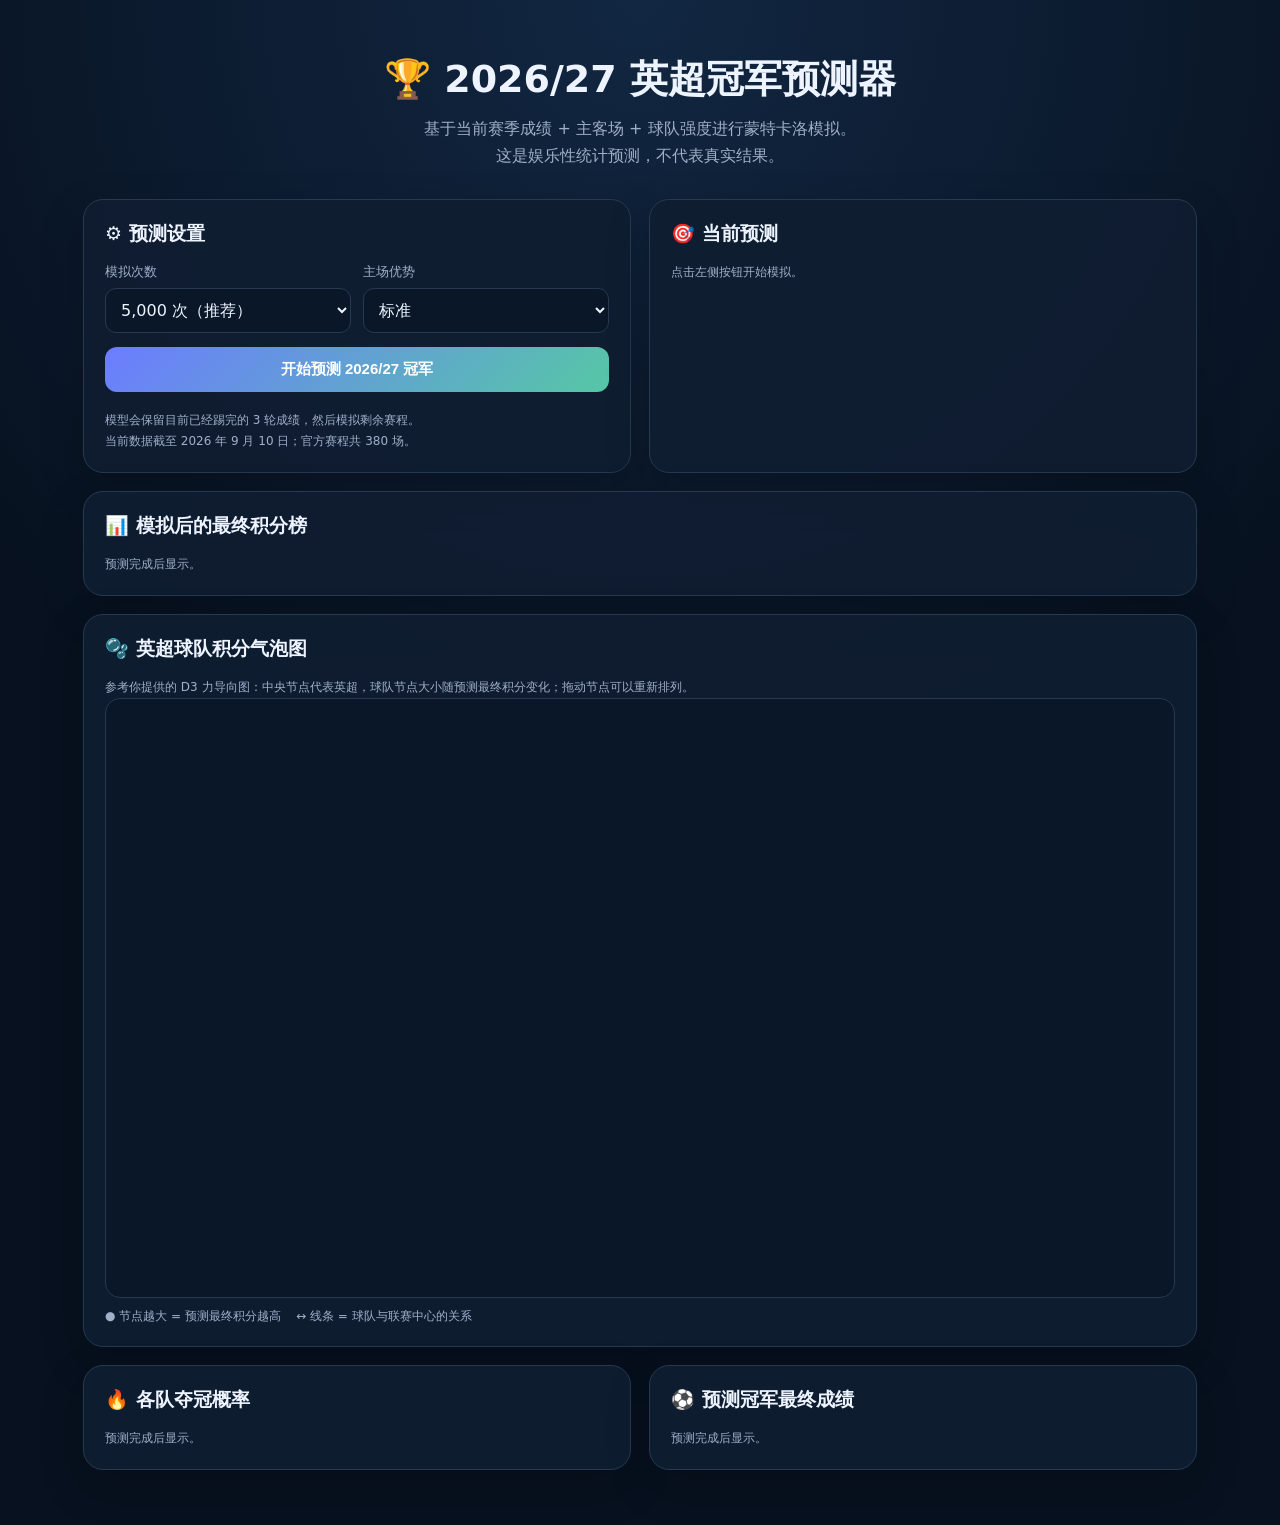
<file: assets/club/premier-league-predictor.html>
<!DOCTYPE html>
<html lang="zh-CN">
<head>
<meta charset="UTF-8">
<meta name="viewport" content="width=device-width,initial-scale=1.0">
<title>2026/27 英超冠军预测器</title>
<script type="text/javascript" src="https://d3js.org/d3.v3.min.js"></script>
<style>
:root{--bg:#07111f;--card:#0f1d31;--card2:#13243b;--text:#eef4ff;--muted:#9fb0c8;--line:#263951;--accent:#56c7a5;--accent2:#6c7cff;--gold:#f3c969}
*{box-sizing:border-box}body{margin:0;background:radial-gradient(circle at top,#122742 0,#07111f 52%);color:var(--text);font-family:Inter,system-ui,"Microsoft YaHei",sans-serif}
.wrap{max-width:1150px;margin:auto;padding:30px 18px 55px}.hero{text-align:center;padding:24px 0 30px}.hero h1{font-size:38px;margin:0 0 10px}.hero p{color:var(--muted);margin:0;line-height:1.7}
.grid{display:grid;grid-template-columns:1fr 1fr;gap:18px}.card{background:rgba(15,29,49,.94);border:1px solid var(--line);border-radius:20px;padding:21px;box-shadow:0 16px 45px #0003}
h2{font-size:19px;margin:0 0 16px}.controls{display:grid;grid-template-columns:1fr 1fr;gap:12px}
label{font-size:13px;color:var(--muted);display:block;margin-bottom:7px}input,select{width:100%;padding:11px;border-radius:11px;border:1px solid var(--line);background:#0a1728;color:var(--text);font:inherit}
button{width:100%;margin-top:14px;padding:13px;border:0;border-radius:12px;background:linear-gradient(135deg,var(--accent2),var(--accent));color:#fff;font-weight:800;font-size:15px;cursor:pointer}
button:hover{filter:brightness(1.08)}
.champ{background:linear-gradient(135deg,#182e4a,#102139);border:1px solid #31516f;border-radius:17px;padding:20px;margin-bottom:15px;text-align:center}
.champ .cup{font-size:40px}.champ .team{font-size:30px;font-weight:900;margin:5px 0}.champ .confidence{color:var(--gold);font-weight:800}
.stats{display:grid;grid-template-columns:repeat(3,1fr);gap:9px;margin-top:14px}.stat{background:#0a1728;border-radius:11px;padding:10px}.stat small{color:var(--muted);display:block}.stat b{font-size:19px}
.note{font-size:12px;color:var(--muted);line-height:1.6}.bar{height:8px;background:#1d2c40;border-radius:99px;overflow:hidden;margin-top:8px}.fill{height:100%;background:linear-gradient(90deg,var(--accent2),var(--accent));border-radius:99px}
table{width:100%;border-collapse:collapse;font-size:13px}th,td{padding:9px 7px;border-bottom:1px solid var(--line);text-align:left}th{color:var(--muted);font-weight:600}.rank{font-weight:800}
.badge{padding:3px 7px;border-radius:7px;background:#21344e;font-size:11px}.top{color:var(--gold)}
.full{grid-column:1/-1}.results{max-height:500px;overflow:auto}.fixture{display:flex;justify-content:space-between;gap:12px;padding:9px 0;border-bottom:1px solid var(--line);font-size:13px}.fixture span{color:var(--muted)}
.footer{margin-top:18px;color:var(--muted);font-size:12px;line-height:1.7}

.chart{position:relative;width:100%;min-height:600px;overflow:hidden;border-radius:15px;background:#0a1728;border:1px solid var(--line)}
.chart svg{display:block;width:100%;height:600px}
.chart .link{stroke:#58708d;stroke-width:2.5;stroke-opacity:.65}
.chart .node image{cursor:grab}.chart .node image:active{cursor:grabbing}
.chart-tooltip{position:absolute;pointer-events:none;padding:7px 10px;border-radius:8px;background:rgba(0,0,0,.86);color:#fff;font-size:12px;white-space:nowrap;opacity:0;transition:opacity .12s}
.chart-legend{display:flex;gap:15px;flex-wrap:wrap;margin:10px 0 0;color:var(--muted);font-size:12px}
@media(max-width:800px){.grid{grid-template-columns:1fr}.controls{grid-template-columns:1fr}.hero h1{font-size:30px}.full{grid-column:auto}}
</style>
</head>
<body>
<div class="wrap">
<div class="hero">
<h1>🏆 2026/27 英超冠军预测器</h1>
<p>基于当前赛季成绩 + 主客场 + 球队强度进行蒙特卡洛模拟。<br>这是娱乐性统计预测，不代表真实结果。</p>
</div>

<div class="grid">
<section class="card">
<h2>⚙️ 预测设置</h2>
<div class="controls">
<div><label>模拟次数</label><select id="sims"><option value="1000">1,000 次（快速）</option><option value="5000" selected>5,000 次（推荐）</option><option value="20000">20,000 次（更稳定）</option></select></div>
<div><label>主场优势</label><select id="home"><option value="0.22">标准</option><option value="0.15">较小</option><option value="0.30">较大</option></select></div>
</div>
<button onclick="runPrediction()">开始预测 2026/27 冠军</button>
<div class="footer">
模型会保留目前已经踢完的 3 轮成绩，然后模拟剩余赛程。<br>
当前数据截至 2026 年 9 月 10 日；官方赛程共 380 场。
</div>
</section>

<section class="card">
<h2>🎯 当前预测</h2>
<div id="winner"><div class="note">点击左侧按钮开始模拟。</div></div>
</section>

<section class="card full">
<h2>📊 模拟后的最终积分榜</h2>
<div id="table"><div class="note">预测完成后显示。</div></div>
</section>

<section class="card full">
<h2>🫧 英超球队积分气泡图</h2>
<div class="note">参考你提供的 D3 力导向图：中央节点代表英超，球队节点大小随预测最终积分变化；拖动节点可以重新排列。</div>
<div class="chart" id="chart"></div>
<div class="chart-legend"><span>● 节点越大 = 预测最终积分越高</span><span>↔ 线条 = 球队与联赛中心的关系</span></div>
</section>

<section class="card">
<h2>🔥 各队夺冠概率</h2>
<div id="prob"><div class="note">预测完成后显示。</div></div>
</section>

<section class="card">
<h2>⚽ 预测冠军最终成绩</h2>
<div id="score"><div class="note">预测完成后显示。</div></div>
</section>
</div>
</div>

<script>
// 2026/27 英超截至 2026-09-10 的前三轮真实成绩。
// Strength 是模型的“长期实力先验”，不是官方评分。
const teams = {
"Manchester City":{short:"Man City",p:9,w:3,d:0,l:0,gf:7,ga:2,str:92},
"Arsenal":{short:"Arsenal",p:9,w:3,d:0,l:0,gf:6,ga:1,str:91},
"Hull City":{short:"Hull",p:7,w:2,d:1,l:0,gf:3,ga:0,str:70},
"Chelsea":{short:"Chelsea",p:6,w:2,d:0,l:1,gf:8,ga:7,str:86},
"Brentford":{short:"Brentford",p:5,w:1,d:2,l:0,gf:4,ga:1,str:76},
"Liverpool":{short:"Liverpool",p:5,w:1,d:2,l:0,gf:5,ga:3,str:88},
"Newcastle United":{short:"Newcastle",p:5,w:1,d:2,l:0,gf:5,ga:3,str:83},
"Everton":{short:"Everton",p:5,w:1,d:2,l:0,gf:5,ga:3,str:76},
"Leeds United":{short:"Leeds",p:5,w:1,d:2,l:0,gf:4,ga:3,str:74},
"Brighton & Hove Albion":{short:"Brighton",p:4,w:1,d:1,l:1,gf:5,ga:2,str:78},
"Manchester United":{short:"Man Utd",p:4,w:1,d:1,l:1,gf:4,ga:3,str:82},
"Sunderland":{short:"Sunderland",p:4,w:1,d:1,l:1,gf:3,ga:3,str:68},
"Crystal Palace":{short:"Crystal Palace",p:3,w:1,d:0,l:2,gf:4,ga:8,str:75},
"Ipswich Town":{short:"Ipswich",p:3,w:1,d:0,l:2,gf:3,ga:7,str:65},
"AFC Bournemouth":{short:"Bournemouth",p:2,w:0,d:2,l:1,gf:4,ga:5,str:72},
"Nottingham Forest":{short:"Nottm Forest",p:2,w:0,d:2,l:1,gf:1,ga:2,str:72},
"Aston Villa":{short:"Aston Villa",p:1,w:0,d:1,l:2,gf:0,ga:5,str:80},
"Tottenham Hotspur":{short:"Tottenham",p:1,w:0,d:1,l:2,gf:1,ga:6,str:79},
"Fulham":{short:"Fulham",p:0,w:0,d:0,l:3,gf:2,ga:5,str:73},
"Coventry City":{short:"Coventry",p:0,w:0,d:0,l:3,gf:1,ga:7,str:62}
};

// 已完成比赛。剩余赛程由官方 2026/27 fixture list 中截至 6 Sep 的比赛之后开始。
// 为了让单文件 HTML 简洁，这里使用剩余比赛的完整对阵表。
const played = [
["Arsenal","Coventry City",3,0],["Hull City","Manchester United",2,0],
["Everton","Crystal Palace",1,1],["Ipswich Town","Sunderland",2,0],
["Nottingham Forest","Leeds United",1,1],["Brentford","Tottenham Hotspur",2,2],
["Brighton & Hove Albion","Aston Villa",2,0],["Manchester City","AFC Bournemouth",2,1],
["Newcastle United","Liverpool",1,1],["Fulham","Chelsea",1,3],
["Crystal Palace","Manchester City",1,4],["Liverpool","Nottingham Forest",2,1],
["AFC Bournemouth","Everton",1,1],["Coventry City","Hull City",0,1],
["Tottenham Hotspur","Newcastle United",1,1],["Chelsea","Brighton & Hove Albion",4,1],
["Leeds United","Brentford",1,1],["Sunderland","Fulham",1,0],
["Manchester United","Ipswich Town",2,1],["Aston Villa","Arsenal",0,1],
["Ipswich Town","Liverpool",1,1],["Newcastle United","AFC Bournemouth",2,2],
["Brentford","Sunderland",1,1],["Brighton & Hove Albion","Leeds United",1,1],
["Fulham","Crystal Palace",2,3],["Manchester City","Coventry City",1,0],
["Nottingham Forest","Tottenham Hotspur",0,0],["Hull City","Aston Villa",0,0],
["Everton","Manchester United",2,2],["Arsenal","Chelsea",2,1]
];

// Remaining fixtures (from Sep 12 onward), compactly encoded.
const remText = `
AFC Bournemouth|Brentford
Aston Villa|Nottingham Forest
Chelsea|Hull City
Crystal Palace|Ipswich Town
Liverpool|Fulham
Tottenham Hotspur|Everton
Sunderland|Arsenal
Coventry City|Brighton & Hove Albion
Manchester United|Manchester City
Leeds United|Newcastle United
Brentford|Chelsea
Tottenham Hotspur|Aston Villa
Brighton & Hove Albion|Arsenal
Everton|Ipswich Town
Newcastle United|Hull City
Nottingham Forest|Coventry City
AFC Bournemouth|Liverpool
Leeds United|Crystal Palace
Manchester City|Sunderland
Fulham|Manchester United
Arsenal|Leeds United
Aston Villa|Brentford
Chelsea|AFC Bournemouth
Ipswich Town|Fulham
Sunderland|Brighton & Hove Albion
Manchester United|Tottenham Hotspur
Crystal Palace|Nottingham Forest
Hull City|Everton
Liverpool|Manchester City
Coventry City|Newcastle United
Everton|Chelsea
Brentford|Liverpool
Fulham|Hull City
Manchester City|Ipswich Town
Newcastle United|Aston Villa
AFC Bournemouth|Sunderland
Brighton & Hove Albion|Crystal Palace
Leeds United|Manchester United
Nottingham Forest|Arsenal
Tottenham Hotspur|Coventry City
Ipswich Town|Nottingham Forest
Aston Villa|Manchester City
Arsenal|Everton
Coventry City|Fulham
Liverpool|Brighton & Hove Albion
Chelsea|Tottenham Hotspur
Crystal Palace|Newcastle United
Hull City|Brentford
Manchester United|AFC Bournemouth
Sunderland|Leeds United
Chelsea|Manchester United
AFC Bournemouth|Leeds United
Brentford|Nottingham Forest
Coventry City|Sunderland
Hull City|Ipswich Town
Manchester City|Brighton & Hove Albion
Tottenham Hotspur|Crystal Palace
Aston Villa|Fulham
Liverpool|Arsenal
Newcastle United|Everton
Arsenal|Hull City
Brighton & Hove Albion|Brentford
Crystal Palace|Liverpool
Everton|Coventry City
Fulham|Newcastle United
Ipswich Town|AFC Bournemouth
Leeds United|Tottenham Hotspur
Manchester United|Aston Villa
Nottingham Forest|Manchester City
Sunderland|Chelsea
AFC Bournemouth|Nottingham Forest
Aston Villa|Sunderland
Brentford|Everton
Chelsea|Leeds United
Coventry City|Crystal Palace
Hull City|Brighton & Hove Albion
Liverpool|Manchester United
Manchester City|Fulham
Newcastle United|Arsenal
Tottenham Hotspur|Ipswich Town
Arsenal|Manchester City
Brighton & Hove Albion|Newcastle United
Crystal Palace|Hull City
Everton|Liverpool
Fulham|AFC Bournemouth
Ipswich Town|Aston Villa
Leeds United|Coventry City
Manchester United|Brentford
Nottingham Forest|Chelsea
Sunderland|Tottenham Hotspur
AFC Bournemouth|Brighton & Hove Albion
Aston Villa|Everton
Brentford|Arsenal
Chelsea|Crystal Palace
Coventry City|Ipswich Town
Hull City|Nottingham Forest
Liverpool|Sunderland
Manchester City|Leeds United
Newcastle United|Manchester United
Tottenham Hotspur|Fulham
AFC Bournemouth|Hull City
Aston Villa|Crystal Palace
Brentford|Manchester City
Chelsea|Liverpool
Everton|Fulham
Leeds United|Ipswich Town
Manchester United|Coventry City
Newcastle United|Sunderland
Nottingham Forest|Brighton & Hove Albion
Tottenham Hotspur|Arsenal
Arsenal|AFC Bournemouth
Brighton & Hove Albion|Everton
Coventry City|Aston Villa
Crystal Palace|Manchester United
Fulham|Brentford
Hull City|Tottenham Hotspur
Ipswich Town|Newcastle United
Liverpool|Leeds United
Manchester City|Chelsea
Sunderland|Nottingham Forest
AFC Bournemouth|Coventry City
Arsenal|Manchester United
Brentford|Newcastle United
Brighton & Hove Albion|Ipswich Town
Chelsea|Aston Villa
Leeds United|Fulham
Liverpool|Tottenham Hotspur
Manchester City|Hull City
Nottingham Forest|Everton
Sunderland|Crystal Palace
Aston Villa|Leeds United
Coventry City|Chelsea
Crystal Palace|Arsenal
Everton|Sunderland
Fulham|Brighton & Hove Albion
Hull City|Liverpool
Ipswich Town|Brentford
Manchester United|Nottingham Forest
Newcastle United|Manchester City
Tottenham Hotspur|AFC Bournemouth
Aston Villa|Liverpool
Coventry City|Brentford
Crystal Palace|AFC Bournemouth
Everton|Manchester City
Fulham|Arsenal
Hull City|Leeds United
Ipswich Town|Chelsea
Manchester United|Sunderland
Newcastle United|Nottingham Forest
Tottenham Hotspur|Brighton & Hove Albion
AFC Bournemouth|Aston Villa
Arsenal|Ipswich Town
Brentford|Crystal Palace
Brighton & Hove Albion|Manchester United
Chelsea|Newcastle United
Leeds United|Everton
Liverpool|Coventry City
Manchester City|Tottenham Hotspur
Nottingham Forest|Fulham
Sunderland|Hull City
Arsenal|Brentford
Brighton & Hove Albion|AFC Bournemouth
Crystal Palace|Chelsea
Everton|Aston Villa
Fulham|Tottenham Hotspur
Ipswich Town|Coventry City
Leeds United|Manchester City
Manchester United|Newcastle United
Nottingham Forest|Hull City
Sunderland|Liverpool
AFC Bournemouth|Ipswich Town
Aston Villa|Manchester United
Brentford|Brighton & Hove Albion
Chelsea|Sunderland
Coventry City|Everton
Hull City|Arsenal
Liverpool|Crystal Palace
Manchester City|Nottingham Forest
Newcastle United|Fulham
Tottenham Hotspur|Leeds United
Arsenal|Newcastle United
Brighton & Hove Albion|Manchester City
Crystal Palace|Tottenham Hotspur
Everton|Brentford
Fulham|Aston Villa
Ipswich Town|Hull City
Leeds United|Chelsea
Manchester United|Liverpool
Nottingham Forest|AFC Bournemouth
Sunderland|Coventry City
AFC Bournemouth|Fulham
Aston Villa|Ipswich Town
Brentford|Manchester United
Chelsea|Nottingham Forest
Coventry City|Leeds United
Hull City|Crystal Palace
Liverpool|Everton
Manchester City|Arsenal
Newcastle United|Brighton & Hove Albion
Tottenham Hotspur|Sunderland
Arsenal|Liverpool
Brighton & Hove Albion|Hull City
Crystal Palace|Coventry City
Everton|Newcastle United
Fulham|Manchester City
Ipswich Town|Tottenham Hotspur
Leeds United|AFC Bournemouth
Manchester United|Chelsea
Nottingham Forest|Brentford
Sunderland|Aston Villa
Aston Villa|AFC Bournemouth
Coventry City|Liverpool
Crystal Palace|Brentford
Everton|Leeds United
Fulham|Nottingham Forest
Hull City|Sunderland
Ipswich Town|Arsenal
Manchester United|Brighton & Hove Albion
Newcastle United|Chelsea
Tottenham Hotspur|Manchester City
AFC Bournemouth|Crystal Palace
Arsenal|Fulham
Brentford|Coventry City
Brighton & Hove Albion|Tottenham Hotspur
Chelsea|Ipswich Town
Leeds United|Aston Villa
Liverpool|Hull City
Manchester City|Newcastle United
Nottingham Forest|Manchester United
Sunderland|Everton
Aston Villa|Chelsea
Coventry City|AFC Bournemouth
Crystal Palace|Sunderland
Everton|Nottingham Forest
Fulham|Leeds United
Hull City|Manchester City
Ipswich Town|Brighton & Hove Albion
Manchester United|Arsenal
Newcastle United|Brentford
Tottenham Hotspur|Liverpool
AFC Bournemouth|Tottenham Hotspur
Arsenal|Crystal Palace
Brentford|Ipswich Town
Brighton & Hove Albion|Fulham
Chelsea|Coventry City
Leeds United|Hull City
Liverpool|Aston Villa
Manchester City|Everton
Nottingham Forest|Newcastle United
Sunderland|Manchester United
AFC Bournemouth|Newcastle United
Aston Villa|Hull City
Chelsea|Arsenal
Coventry City|Manchester City
Crystal Palace|Fulham
Leeds United|Brighton & Hove Albion
Liverpool|Ipswich Town
Manchester United|Everton
Sunderland|Brentford
Tottenham Hotspur|Nottingham Forest
Arsenal|Sunderland
Brentford|AFC Bournemouth
Brighton & Hove Albion|Coventry City
Everton|Tottenham Hotspur
Fulham|Liverpool
Hull City|Chelsea
Ipswich Town|Crystal Palace
Manchester City|Manchester United
Newcastle United|Leeds United
Nottingham Forest|Aston Villa
AFC Bournemouth|Manchester City
Aston Villa|Brighton & Hove Albion
Chelsea|Fulham
Coventry City|Arsenal
Crystal Palace|Everton
Leeds United|Nottingham Forest
Liverpool|Newcastle United
Manchester United|Hull City
Sunderland|Ipswich Town
Tottenham Hotspur|Brentford
Arsenal|Aston Villa
Brentford|Leeds United
Brighton & Hove Albion|Chelsea
Everton|AFC Bournemouth
Fulham|Sunderland
Hull City|Coventry City
Ipswich Town|Manchester United
Manchester City|Crystal Palace
Newcastle United|Tottenham Hotspur
Nottingham Forest|Liverpool
AFC Bournemouth|Arsenal
Aston Villa|Coventry City
Brentford|Fulham
Chelsea|Manchester City
Everton|Brighton & Hove Albion
Leeds United|Liverpool
Manchester United|Crystal Palace
Newcastle United|Ipswich Town
Nottingham Forest|Sunderland
Tottenham Hotspur|Hull City
Arsenal|Tottenham Hotspur
Brighton & Hove Albion|Nottingham Forest
Coventry City|Manchester United
Crystal Palace|Aston Villa
Fulham|Everton
Hull City|AFC Bournemouth
Ipswich Town|Leeds United
Liverpool|Chelsea
Manchester City|Brentford
Sunderland|Newcastle United
AFC Bournemouth|Manchester United
Brentford|Aston Villa
Brighton & Hove Albion|Sunderland
Everton|Hull City
Fulham|Ipswich Town
Leeds United|Arsenal
Manchester City|Liverpool
Newcastle United|Coventry City
Nottingham Forest|Crystal Palace
Tottenham Hotspur|Chelsea
Arsenal|Nottingham Forest
Aston Villa|Newcastle United
Chelsea|Everton
Coventry City|Tottenham Hotspur
Crystal Palace|Brighton & Hove Albion
Hull City|Fulham
Liverpool|Brentford
Manchester United|Leeds United
Sunderland|AFC Bournemouth
AFC Bournemouth|Chelsea
Brentford|Hull City
Brighton & Hove Albion|Liverpool
Everton|Arsenal
Fulham|Coventry City
Leeds United|Sunderland
Manchester City|Aston Villa
Newcastle United|Crystal Palace
Nottingham Forest|Ipswich Town
Tottenham Hotspur|Manchester United
Arsenal|Brighton & Hove Albion
Aston Villa|Tottenham Hotspur
Chelsea|Brentford
Coventry City|Nottingham Forest
Crystal Palace|Leeds United
Hull City|Newcastle United
Ipswich Town|Everton
Liverpool|AFC Bournemouth
Manchester United|Fulham
Sunderland|Manchester City
`.trim().split("\n").map(x=>x.trim()).filter(Boolean).map(x=>x.split("|"));

function poisson(lambda){
  let L=Math.exp(-lambda),k=0,p=1;
  do{k++;p*=Math.random()}while(p>L);
  return k-1;
}
function expectedGoals(home,away,homeAdv){
  const a=teams[home],b=teams[away];
  const diff=(a.str-b.str)/18;
  let hg=1.45 + diff*0.72 + homeAdv;
  let ag=1.18 - diff*0.60;
  hg=Math.max(.35,Math.min(3.2,hg)); ag=Math.max(.25,Math.min(2.7,ag));
  return [hg,ag];
}
function renderD3Chart(predictedPoints){
  const container=document.getElementById('chart');
  container.innerHTML='';
  if(typeof d3==='undefined'){
    container.innerHTML='<div style="padding:25px;color:#9fb0c8">D3.js 加载失败，请检查网络连接后刷新页面。</div>';
    return;
  }
  const width=Math.max(320, container.clientWidth), height=600;
  const sorted=Object.keys(teams).sort((a,b)=>(predictedPoints[b]||0)-(predictedPoints[a]||0));
  const maxPoints=Math.max.apply(null,sorted.map(n=>predictedPoints[n]||0));
  const nodes=[{team:'Premier League', image:'https://upload.wikimedia.org/wikipedia/en/thumb/2/2d/Premier_League_Logo.svg/512px-Premier_League_Logo.svg.png', points:maxPoints+8, center:true}];
  sorted.forEach(n=>nodes.push({team:n,image:logoFor(n),points:predictedPoints[n]||0,center:false}));
  const links=nodes.slice(1).map((n,i)=>({source:i+1,target:0}));

  const svg=d3.select(container).append('svg').attr('width',width).attr('height',height);
  const force=d3.layout.force().gravity(.055).distance(115).charge(-125).size([width,height]).nodes(nodes).links(links)
    .linkDistance(function(d){return 75*(Math.max(25,maxPoints)/(Math.max(1,d.source.points)));})
    .on('tick',function(){
      link.attr('x1',d=>d.source.x).attr('y1',d=>d.source.y).attr('x2',d=>d.target.x).attr('y2',d=>d.target.y);
      node.attr('transform',d=>'translate('+d.x+','+d.y+')');
    });

  const tooltip=d3.select(container).append('div').attr('class','chart-tooltip');
  const link=svg.selectAll('.link').data(force.links()).enter().append('line').attr('class','link');
  const node=svg.selectAll('.node').data(force.nodes()).enter().append('g').attr('class','node').call(force.drag);
  node.append('image').attr('xlink:href',d=>d.image).attr('x',d=>-(d.center?31:Math.max(17,Math.min(34,d.points/3.0))))
    .attr('y',d=>-(d.center?31:Math.max(17,Math.min(34,d.points/3.0))))
    .attr('width',d=>d.center?62:Math.max(34,Math.min(68,d.points/1.5)))
    .attr('height',d=>d.center?62:Math.max(34,Math.min(68,d.points/1.5)))
    .on('mouseover',function(d){
      tooltip.style('opacity',1).html('<b>'+d.team+'</b>'+(d.center?'':'<br>预测最终积分：'+d.points.toFixed(1)))
        .style('left',(d3.event.offsetX+12)+'px').style('top',(d3.event.offsetY-12)+'px');
    }).on('mousemove',function(){tooltip.style('left',(d3.event.offsetX+12)+'px').style('top',(d3.event.offsetY-12)+'px');})
    .on('mouseout',function(){tooltip.style('opacity',0);});
  node.append('title').text(d=>d.team+(d.center?'':' — '+d.points.toFixed(1)+' points'));
  force.start();
}

function logoFor(team){
  const logos={
    'Arsenal':'https://upload.wikimedia.org/wikipedia/en/5/53/Arsenal_FC.svg',
    'Manchester City':'https://upload.wikimedia.org/wikipedia/en/e/eb/Manchester_City_FC_badge.svg',
    'Chelsea':'https://upload.wikimedia.org/wikipedia/en/c/cc/Chelsea_FC.svg',
    'Liverpool':'https://upload.wikimedia.org/wikipedia/en/0/0c/Liverpool_FC.svg',
    'Manchester United':'https://upload.wikimedia.org/wikipedia/en/7/7a/Manchester_United_FC_crest.svg',
    'Tottenham Hotspur':'https://upload.wikimedia.org/wikipedia/en/b/b4/Tottenham_Hotspur.svg',
    'Newcastle United':'https://upload.wikimedia.org/wikipedia/en/5/56/Newcastle_United_Logo.svg',
    'Everton':'https://upload.wikimedia.org/wikipedia/en/7/7c/Everton_FC_logo.svg',
    'Aston Villa':'https://upload.wikimedia.org/wikipedia/en/9/9f/Aston_Villa_FC_new_crest.svg',
    'Brighton & Hove Albion':'https://upload.wikimedia.org/wikipedia/en/f/fd/Brighton_and_Hove_Albion_FC_logo.svg',
    'Crystal Palace':'https://upload.wikimedia.org/wikipedia/en/a/a2/Crystal_Palace_FC_logo.svg',
    'Brentford':'https://upload.wikimedia.org/wikipedia/en/2/2a/Brentford_FC_crest.svg',
    'Fulham':'https://upload.wikimedia.org/wikipedia/en/e/eb/Fulham_FC_%28shield%29.svg',
    'Leeds United':'https://upload.wikimedia.org/wikipedia/en/5/54/Leeds_United_F.C._logo.svg',
    'Nottingham Forest':'https://upload.wikimedia.org/wikipedia/en/e/e5/Nottingham_Forest_F.C._logo.svg',
    'AFC Bournemouth':'https://upload.wikimedia.org/wikipedia/en/e/e5/AFC_Bournemouth_%282013%29.svg',
    'Sunderland':'https://upload.wikimedia.org/wikipedia/en/7/77/Logo_Sunderland_AFC.svg',
    'Hull City':'https://upload.wikimedia.org/wikipedia/en/5/54/Hull_City_A.F.C._logo.svg',
    'Ipswich Town':'https://upload.wikimedia.org/wikipedia/en/4/43/Ipswich_Town.svg',
    'Coventry City':'https://upload.wikimedia.org/wikipedia/en/5/5f/Coventry_City_FC_logo.svg'
  };
  return logos[team] || 'https://upload.wikimedia.org/wikipedia/commons/8/8f/Football.svg';
}

function runPrediction(){
  const sims=+document.getElementById("sims").value;
  const homeAdv=+document.getElementById("home").value;
  const names=Object.keys(teams);
  const titles=Object.fromEntries(names.map(n=>[n,0]));
  const totals=Object.fromEntries(names.map(n=>[n,[]]));
  let championScoreline={};

  for(let s=0;s<sims;s++){
    const t={};
    names.forEach(n=>{t[n]={...teams[n]};});
    for(const [h,a,hg,ag] of played){ /* 已有成绩不重复计算 */ }
    for(const [h,a] of remText){
      const [eh,ea]=expectedGoals(h,a,homeAdv);
      const gh=poisson(eh),ga=poisson(ea);
      t[h].gf+=gh;t[h].ga+=ga;t[a].gf+=ga;t[a].ga+=gh;
      if(gh>ga){t[h].p+=3;t[h].w++;t[a].l++}
      else if(gh<ga){t[a].p+=3;t[a].w++;t[h].l++}
      else{t[h].p++;t[a].p++;t[h].d++;t[a].d++}
    }
    const sorted=names.slice().sort((x,y)=>{
      return (t[y].p-t[x].p)||((t[y].gf-t[y].ga)-(t[x].gf-t[x].ga))||(t[y].gf-t[x].gf);
    });
    const win=sorted[0];titles[win]++;
    championScoreline[win]??={p:0,gf:0,ga:0};
    championScoreline[win].p+=t[win].p;championScoreline[win].gf+=t[win].gf;championScoreline[win].ga+=t[win].ga;
    sorted.forEach(n=>totals[n].push(t[n]));
  }
  const ranked=names.slice().sort((a,b)=>titles[b]-titles[a]);
  const winner=ranked[0], avg=championScoreline[winner];
  const pct=(titles[winner]/sims*100);
  const avgP=(avg.p/titles[winner]).toFixed(1),avgGF=(avg.gf/titles[winner]).toFixed(1),avgGA=(avg.ga/titles[winner]).toFixed(1);
  document.getElementById("winner").innerHTML=`
    <div class="champ"><div class="cup">🏆</div><div class="team">${teams[winner].short}</div>
    <div class="confidence">${pct.toFixed(1)}% 模拟夺冠概率</div>
    <div class="stats"><div class="stat"><small>预计积分</small><b>${avgP}</b></div>
    <div class="stat"><small>预计进球</small><b>${avgGF}</b></div>
    <div class="stat"><small>预计失球</small><b>${avgGA}</b></div></div></div>`;
  const rows=ranked.map((n,i)=>{
    const arr=totals[n], avgPts=arr.reduce((x,v)=>x+v.p,0)/arr.length;
    const avgGD=arr.reduce((x,v)=>x+v.gf-v.ga,0)/arr.length;
    return `<tr><td class="rank">${i+1}</td><td>${n}</td><td>${avgPts.toFixed(1)}</td><td>${avgGD.toFixed(1)}</td><td>${(titles[n]/sims*100).toFixed(1)}%</td></tr>`;
  }).sort((a,b)=>0);
  document.getElementById("table").innerHTML=`<table><thead><tr><th>#</th><th>球队</th><th>预计积分</th><th>预计净胜球</th><th>夺冠率</th></tr></thead><tbody>${rows.join("")}</tbody></table>`;
  document.getElementById("prob").innerHTML=ranked.slice(0,10).map((n,i)=>{
    const p=titles[n]/sims*100;
    return `<div style="margin:10px 0"><div style="display:flex;justify-content:space-between"><span>${i+1}. ${n}</span><b>${p.toFixed(1)}%</b></div><div class="bar"><div class="fill" style="width:${p}%"></div></div></div>`;
  }).join("");
  const predictedPoints={};
  names.forEach(n=>{
    const arr=totals[n];
    predictedPoints[n]=arr.reduce((sum,v)=>sum+v.p,0)/arr.length;
  });
  renderD3Chart(predictedPoints);

  document.getElementById("score").innerHTML=`
    <div class="fixture"><span>🏆 冠军</span><b>${winner}</b></div>
    <div class="fixture"><span>📈 平均最终积分</span><b>${avgP}</b></div>
    <div class="fixture"><span>⚽ 平均进球</span><b>${avgGF}</b></div>
    <div class="fixture"><span>🥅 平均失球</span><b>${avgGA}</b></div>
    <div class="fixture"><span>📊 平均净胜球</span><b>${(avgGF-avgGA).toFixed(1)}</b></div>
    <p class="note">这里的“最终比分”按整个赛季的最终积分/进失球来展示；如果你指的是“最后一轮冠军球队的单场比分”，可以在代码中进一步加入逐场预测。</p>`;
}
</script>
</body>
</html>
</file>
<file: assets/interest-space/space.css>
:root{--paper:#dedcd7;--ink:#353833;--muted:#797d73;--line:#c7c8be;--green:#335c4f;--os-paper:#f1f0e6;--os-ink:#203d34;--os-line:#637b68;font-family:Georgia,'Times New Roman',serif;color:var(--ink);background:var(--paper);font-synthesis:none}
*{box-sizing:border-box}html,body{margin:0;width:100%;height:100%;overflow:hidden}button,a{-webkit-tap-highlight-color:transparent}button{font:inherit;cursor:pointer}a{color:inherit}button:focus-visible,a:focus-visible,summary:focus-visible{outline:2px solid #d5793d;outline-offset:5px}button:disabled{cursor:wait;opacity:.5}[hidden]{display:none!important}#scene{position:fixed;inset:0}#scene canvas{position:absolute;inset:0;z-index:1;display:block;outline:0}.css-world{position:absolute;inset:0;z-index:2;pointer-events:none}.space-header{position:fixed;inset:0 0 auto;display:flex;justify-content:space-between;align-items:center;gap:20px;padding:28px 36px;z-index:30;font:11px/1.5 'Courier New',monospace;letter-spacing:.03em;pointer-events:none}.space-header>*{pointer-events:auto}.back-portfolio{text-decoration:none}.back-portfolio>span{margin-right:8px;font-size:16px}.space-wordmark{font-size:12px}.space-wordmark>span{color:#75786e}.space-header button{border:1px solid #a4afa1;background:#eeeee5d9;color:#344739;padding:10px 14px;font:11px 'Courier New',monospace}.space-header kbd{margin-left:15px;font-size:9px;color:#6b7869}.room-intro{position:fixed;top:16.5vh;left:6.7vw;z-index:3;pointer-events:none;transition:opacity .5s,transform .7s}.eyebrow,.prompt-index{font:9px/1.6 'Courier New',monospace;letter-spacing:.16em;color:#697768}.room-intro h1{font-size:clamp(35px,4vw,62px);font-weight:400;letter-spacing:-.045em;line-height:1.06;margin:21px 0 18px}.room-intro em{font-weight:400;color:#606e5d}.room-intro p{color:#7a8072;font-size:14px;line-height:1.7}.room-prompt{position:fixed;z-index:4;bottom:95px;left:6.7vw;transition:opacity .5s,transform .7s}.prompt-index{display:block;font-size:8px;margin-bottom:8px}.room-prompt button{display:block;font:15px Georgia,serif;background:none;color:#3d5141;border:0;border-bottom:1px solid #81927b;padding:0 0 10px;text-align:left;min-width:180px}.room-prompt button span{margin-left:26px}.room-prompt p{font:10px 'Courier New',monospace;color:#7b8477;margin-top:14px}.space-footer{position:fixed;z-index:30;bottom:0;left:0;width:100%;padding:24px 36px;display:flex;justify-content:space-between;align-items:flex-end;gap:20px;font:9px/1.8 'Courier New',monospace;color:#6a7367}.scene-credit{position:relative}.scene-credit>summary{cursor:pointer;list-style:none;border-bottom:1px solid #a6ada0}.scene-credit[open]{max-width:310px}.scene-credit p{position:absolute;bottom:12px;left:0;background:#f0f0e8eb;padding:14px;border:1px solid #bdc6b6;width:300px;line-height:1.8}.room-coordinate{letter-spacing:.12em}.room-coordinate>span{margin:0 10px}.space-footer>button{font:9px 'Courier New',monospace;border:0;border-bottom:1px solid #a6ada0;padding:0;background:none;color:inherit}#loading{position:fixed;left:50%;top:54%;transform:translate(-50%,-50%);z-index:40;font:11px 'Courier New',monospace;display:flex;align-items:center;gap:10px;padding:18px 22px;background:#eeeee6eb;border:1px solid #c2c9ba;transition:opacity .6s}.loading-light{width:6px;height:6px;background:#5c8063;border-radius:50%;animation:blink 1s infinite}@keyframes blink{50%{opacity:.3}}#monitor-hotspot{position:fixed;z-index:4;background:#ecefe2d9;color:#375c44;border:1px solid #a7b79f;border-radius:30px;padding:9px 14px;font:10px 'Courier New',monospace;transform:translate(-50%,-50%);box-shadow:0 3px 20px #425b3e0b;transition:background .2s;white-space:nowrap}.hotspot-dot{display:inline-block;width:5px;height:5px;background:#5f946b;border-radius:50%;margin-right:7px}#monitor-hotspot:hover{background:#f7f7e9}.no-script{position:fixed;inset:35% 10%;z-index:90;background:#f0f0e8;padding:40px}body[data-state=entering] .room-intro,body[data-state=computer] .room-intro,body[data-state=leaving] .room-intro,body[data-state=entering] .room-prompt,body[data-state=computer] .room-prompt,body[data-state=leaving] .room-prompt{opacity:0;pointer-events:none;transform:translateY(10px)}body:not([data-state=room]) #monitor-hotspot{opacity:0;pointer-events:none}body[data-state=computer] .room-coordinate,body[data-state=entering] .room-coordinate{opacity:0}body[data-state=computer] #direct-desktop{visibility:hidden}
/* A small, personal desktop on the actual monitor plane. */
.computer-desktop{width:1248px;height:992px;position:absolute;overflow:hidden;background:#477466;color:var(--os-paper);font:20px/1.5 'Courier New',monospace;border:5px solid #132d26;user-select:none;pointer-events:none;box-shadow:inset 0 0 60px #092f2752}.computer-desktop::after{content:'';position:absolute;inset:0;pointer-events:none;z-index:50;background:repeating-linear-gradient(0deg,#001e1110 0,#001e1110 1px,transparent 1px,transparent 4px);opacity:.3}.desktop-top{height:54px;background:#e0e3ce;color:#334c39;border-bottom:3px solid #213d2d;display:flex;align-items:center;justify-content:space-between;padding:0 23px;font-size:15px;letter-spacing:.08em}.desktop-brand{display:flex;align-items:center;gap:12px}.brand-pixel{width:14px;height:14px;background:#36563f;box-shadow:7px 0 #668b57,0 7px #91aa64,7px 7px #375e48;display:inline-block;margin:0 6px 7px 0}.desktop-volume{font-size:13px;letter-spacing:0}.desktop-wallpaper{position:absolute;inset:54px 0 54px;pointer-events:none}.desktop-wallpaper svg{position:absolute;inset:0;width:100%;height:100%;stroke:#b7c69b;stroke-width:1.1;fill:none;opacity:.17}.wallpaper-type{position:absolute;right:90px;bottom:90px;font:120px/.9 Georgia,serif;letter-spacing:-.06em;color:#c6d3ad;opacity:.65}.wallpaper-type em{font-weight:400}.wallpaper-type>span{display:block;font:13px 'Courier New',monospace;letter-spacing:.2em;margin-top:28px;text-align:right}.desktop-icons{position:absolute;top:89px;left:30px;display:grid;grid-template-columns:150px 150px;gap:20px 13px}.desktop-icon{min-height:148px;color:#f0eed4;display:flex;flex-direction:column;align-items:center;gap:8px;border:1px solid transparent;background:none;padding:12px 4px;font:17px/1.3 'Courier New',monospace;text-shadow:1px 1px #1f493c;white-space:pre-line;text-align:center}.desktop-icon:hover,.desktop-icon:focus-visible{border-color:#d3dab9;background:#d6e2b118;outline:0}.folder-icon{width:82px;height:58px;position:relative;display:grid;place-items:center;background:#d9ce8a;border:2px solid #504f35;border-radius:0 6px 4px 4px;box-shadow:3px 3px 0 #2849379c,inset 2px 2px #f0e4a4;margin-top:9px;color:#566340}.folder-icon::before{content:'';position:absolute;width:33px;height:11px;top:-11px;left:-2px;border:2px solid #504f35;border-bottom:0;background:#d9ce8a;border-radius:4px 5px 0 0}.folder-icon svg{width:37px;height:37px;stroke-width:1.5}.readme-icon{position:absolute;top:100px;right:45px;display:flex;flex-direction:column;align-items:center;gap:12px;border:1px solid transparent;background:none;color:#f0eed4;padding:15px;font:16px 'Courier New',monospace}.readme-icon:hover{border-color:#d3dab9;background:#d6e2b118}.document-icon{font:45px Georgia,serif;line-height:1;width:48px;height:64px;border:2px solid #d4d7ba;background:#e4e9d2;box-shadow:3px 3px #294e3f;color:#4b7059;padding-top:5px}.desktop-hint{position:absolute;right:52px;top:260px;color:#c2cba7;font-size:16px;line-height:1.8;text-align:right}.desktop-taskbar{position:absolute;bottom:0;left:0;right:0;display:flex;align-items:center;height:55px;background:#d7ddc8;border-top:3px solid #f3f2d9;color:#294434;padding:5px 9px;gap:10px;z-index:30;font-size:16px}.desktop-taskbar button{font:16px 'Courier New',monospace;color:#294434;border:2px solid;border-color:#f8f6e0 #6c806b #6c806b #f8f6e0;background:#d7ddc8;padding:5px 12px;height:40px;display:flex;align-items:center;gap:5px}.taskbar-file{flex:1;padding-left:12px;font-size:14px}.desktop-taskbar time{border:1px solid #9bab91;padding:6px 13px;font-size:15px}.hobby-window{position:absolute;top:105px;left:215px;right:37px;bottom:100px;background:var(--os-paper);border:3px solid;border-color:#f7f5df #344e38 #344e38 #f7f5df;color:var(--os-ink);box-shadow:8px 9px 0 #18372b70;z-index:20;display:flex;flex-direction:column;user-select:text}.window-titlebar{display:flex;align-items:center;gap:10px;padding:8px 9px 8px 15px;background:#294f3b;color:#f0eed4;font-size:19px;min-height:49px}.window-title{flex:1}.window-titlebar button{width:30px;height:28px;border:2px solid;border-color:#f6f2d6 #526349 #526349 #f6f2d6;background:#d7ddc4;color:#28452f;font:bold 25px/19px 'Courier New',monospace}.window-breadcrumb{display:flex;align-items:center;gap:15px;font-size:13px;border-bottom:1px solid #bdc6ac;padding:9px 14px;color:#6c7a61;flex-wrap:wrap}.window-breadcrumb span{color:#a2ad93}.window-breadcrumb #window-path{color:#48653f}.window-content{overflow:auto;flex:1;min-height:0;overscroll-behavior:contain;padding:32px 38px;scrollbar-color:#a6b497 #e6e9da;scrollbar-width:thin}.window-status{font-size:11px;display:flex;justify-content:space-between;gap:15px;border-top:1px solid #bdc6ac;padding:8px 11px;color:#7a846d}.hobby-illustration{height:164px;margin-bottom:22px;border:1px solid #b9c7aa;background:#e1e8d5;display:flex;align-items:center;justify-content:center;position:relative;overflow:hidden}.hobby-illustration::after{content:'';position:absolute;width:320px;height:320px;right:-80px;top:-70px;border:1px solid #bdcbaa;border-radius:50%}.hobby-illustration svg{height:95px;width:110px;color:#66876a;stroke-width:1}.hobby-kicker{font-size:12px;letter-spacing:.14em;color:#7a8c6c;text-transform:uppercase}.window-content h2{font:38px/1.12 Georgia,serif;margin:12px 0 18px;letter-spacing:-.025em}.window-content p{font:18px/1.75 Georgia,serif;max-width:50ch;margin:14px 0;color:#4e604c}.hobby-facts{display:flex;flex-wrap:wrap;gap:9px;margin:23px 0}.hobby-facts span{font-size:12px;border:1px solid #b7c3a8;padding:6px 9px;color:#66775a}.hobby-link{display:inline-block;color:#416447;font:14px/1.8 'Courier New',monospace;text-underline-offset:5px;margin:18px 0 5px}.hobby-video{width:100%;margin-top:18px;background:#19372c;display:block}.welcome-links{display:grid;grid-template-columns:1fr 1fr;gap:10px;margin-top:26px}.welcome-links button{display:flex;align-items:center;gap:12px;text-align:left;border:1px solid #b4c2a6;padding:14px;color:#456343;background:#e4e9d9;font:14px 'Courier New',monospace}.welcome-links button svg{width:28px;height:28px}.start-menu{position:absolute;bottom:54px;left:8px;z-index:40;width:300px;border:3px solid;border-color:#f2f1da #344c35 #344c35 #f2f1da;background:#d7ddc8;color:#28462f;box-shadow:5px 5px 0 #18372b70}.start-menu-heading{padding:17px;background:#294f3b;color:#e3e8cc;font-size:18px}.start-menu-heading span{display:block;font-size:11px;color:#b9cba5;margin-top:4px}#start-menu-items button{display:flex;align-items:center;gap:14px;padding:11px 15px;width:100%;background:none;border:0;text-align:left;font:15px 'Courier New',monospace;color:#355439}#start-menu-items button:hover{background:#bccbad}#start-menu-items svg{width:25px;height:25px}body[data-state=computer] .computer-desktop{pointer-events:auto}
/* Keep the same desktop comfortable to read and tap on a phone. */
body.flat-desktop .css-world{z-index:12!important;perspective:none!important;transform:none!important}body.flat-desktop .css-world>div{transform:none!important;perspective:none!important}body.flat-desktop .computer-desktop{transform:none!important;position:fixed!important;top:82px;left:18px;width:calc(100vw - 36px);height:calc(100dvh - 135px);border:3px solid #263e2f;box-shadow:0 20px 70px #20352740}body.flat-desktop .space-wordmark{display:none}body.flat-desktop .space-header{padding:20px}body.flat-desktop .room-coordinate{display:none}body.flat-desktop .desktop-top{font-size:9px;height:39px;padding:0 11px}.flat-desktop .desktop-volume{display:none}.flat-desktop .desktop-icons{top:65px;left:10px;grid-template-columns:100px 100px;gap:8px 0}.flat-desktop .desktop-icon{font-size:11px;min-height:101px;padding:8px 3px;gap:5px}.flat-desktop .folder-icon{width:55px;height:40px;margin-top:6px}.flat-desktop .folder-icon::before{height:8px;top:-8px;width:24px}.flat-desktop .folder-icon svg{width:27px;height:27px}.flat-desktop .readme-icon{font-size:10px;right:7px;top:65px;padding:9px}.flat-desktop .document-icon{width:34px;height:43px;font-size:29px}.flat-desktop .desktop-hint{display:none}.flat-desktop .wallpaper-type{right:25px;bottom:90px;font-size:55px}.flat-desktop .wallpaper-type>span{font-size:7px;letter-spacing:.1em}.flat-desktop .desktop-taskbar{height:45px;padding:3px;gap:3px;font-size:10px}.flat-desktop .desktop-taskbar button{font-size:10px;padding:5px 7px;height:34px}.flat-desktop .desktop-taskbar time{font-size:10px;padding:7px}.flat-desktop .taskbar-file{font-size:9px;padding:0;white-space:nowrap;overflow:hidden;text-overflow:ellipsis}.flat-desktop .hobby-window{top:48px;left:6px;right:6px;bottom:57px;border-width:2px}.flat-desktop .window-titlebar{font-size:12px;min-height:38px;padding:5px 6px 5px 10px}.flat-desktop .window-titlebar button{width:28px;height:27px}.flat-desktop .window-breadcrumb{font-size:9px;gap:8px;padding:6px 9px}.flat-desktop .window-content{padding:17px 15px}.flat-desktop .window-content h2{font-size:28px}.flat-desktop .window-content p{font-size:15px}.flat-desktop .hobby-illustration{height:105px;margin-bottom:15px}.flat-desktop .hobby-illustration svg{height:68px;width:90px}.flat-desktop .hobby-kicker{font-size:9px}.flat-desktop .hobby-facts{gap:6px;margin:17px 0}.flat-desktop .hobby-facts span{font-size:9px;padding:5px}.flat-desktop .hobby-link{font-size:10px;margin:10px 0}.flat-desktop .window-status{font-size:8px;padding:5px}.flat-desktop .window-status>span+span{display:none}.flat-desktop .welcome-links{gap:8px}.flat-desktop .welcome-links button{font-size:9px;padding:10px 5px;gap:6px}.flat-desktop .welcome-links button svg{width:20px;height:20px}.flat-desktop .start-menu{bottom:44px;width:235px}.flat-desktop .start-menu-heading{font-size:14px;padding:11px}.flat-desktop #start-menu-items button{font-size:12px;padding:8px 12px}
@media(max-width:700px){.space-header{padding:21px}.space-wordmark{font-size:10px}.space-wordmark>span{display:none}.room-intro{top:14vh;left:26px}.room-intro h1{font-size:36px;margin:15px 0}.room-intro p{font-size:12px}.eyebrow{font-size:7px}.room-prompt{left:26px;bottom:100px}.room-prompt button{font-size:14px;min-width:170px}.room-prompt p{font-size:8px}.space-footer{padding:20px;font-size:8px}.room-coordinate{display:none}.scene-credit p{width:245px}.space-header kbd{display:none}#monitor-hotspot{font-size:8px;padding:7px 10px}.desktop-brand{gap:7px}}
@media(prefers-reduced-motion:reduce){*,*::before,*::after{animation:none!important;transition:none!important}}
@media(max-width:350px){.flat-desktop .readme-icon{display:none}.flat-desktop .desktop-icons{grid-template-columns:96px 96px}.space-header button{font-size:9px;padding:9px}}
@media(max-height:650px){.flat-desktop .desktop-icons{bottom:58px;overflow-y:auto;overscroll-behavior:contain;padding-right:8px}.flat-desktop .hobby-illustration{height:70px}.flat-desktop .hobby-illustration svg{height:50px}}

/* Each original hobby object can be explored with a pointer or the keyboard list. */
#room-object-label{position:fixed;z-index:35;pointer-events:none;background:#f1eee3ed;border:1px solid #a6ad9c;padding:10px 13px;color:#34493c;font:12px Georgia,serif;box-shadow:0 4px 20px #34403312}
#room-object-label span{display:block;margin-top:5px;font:8px 'Courier New',monospace;color:#74816e;letter-spacing:.08em}
.room-inventory{position:fixed;z-index:20;right:36px;bottom:85px;color:#435343;font:10px/1.5 'Courier New',monospace;background:#efeee5e0;border:1px solid #b8c0b0;max-width:260px}
.room-inventory>summary{cursor:pointer;list-style:none;padding:11px 14px;display:flex;gap:20px;align-items:center}.room-inventory>summary>span{margin-left:auto;font-size:15px}.room-inventory[open]>summary{border-bottom:1px solid #c7cbbb}.room-inventory[open]>summary>span{transform:rotate(45deg)}.room-inventory>div{display:grid;grid-template-columns:1fr 1fr;padding:7px;gap:1px}.room-inventory button{font:10px/1.5 'Courier New',monospace;text-align:left;background:none;border:0;padding:8px;color:#435343}.room-inventory button:hover{background:#dce2d1}
body:not([data-state=room]) .room-inventory,body:not([data-state=room]) #room-object-label{display:none}
@media(max-width:700px){.room-inventory{right:20px;bottom:165px;max-width:220px;font-size:8px}.room-inventory>summary{padding:9px 10px;gap:10px}.room-inventory button{font-size:9px;padding:7px}.room-intro{top:12vh}.room-intro h1{font-size:31px}.room-prompt{bottom:86px}#room-object-label{font-size:11px}}
</file>
<file: assets/interest-space/filmstrip.css>
/* Independently implemented curved film carousel, inspired by shader.se. */
.film-mode{background:#080718;color:#eeeafa;box-shadow:inset 0 0 70px #060413}
.film-mode .desktop-wallpaper,.film-mode .desktop-icons,.film-mode .readme-icon,.film-mode .desktop-hint{display:none}
.film-mode .desktop-top{background:#0b0916;color:#ede8f3;border-bottom:1px solid #d9d5f81c;font-size:14px}
.film-mode .desktop-volume{color:#8b88a3;font-size:12px;letter-spacing:.06em}
.film-mode .brand-pixel{background:#c768d7;box-shadow:7px 0 #7d8fe4,0 7px #dba86d,7px 7px #5f9bbc}
.film-mode .desktop-taskbar{background:#080b20;color:#c7c9e3;border-top:1px solid #d1d8ff2b}
.film-mode .desktop-taskbar button{background:#10162c;color:#e1e2f4;border:1px solid #98a7dd3d;box-shadow:none}
.film-mode .desktop-taskbar time{border-color:#98a7dd2b;color:#a9b2d8}
.film-mode .taskbar-file{color:#9d9dbd}
.film-mode .start-menu{background:#101126;color:#e6e2f5;border:1px solid #888ccf;box-shadow:5px 5px 25px #020416a0}
.film-mode .start-menu-heading{background:#171531;color:#f0eafa}
.film-mode #start-menu-items button{color:#d4d3ec}
.film-mode #start-menu-items button:hover{background:#383452}
.interest-film{position:absolute;inset:54px 0 55px;overflow:hidden;background:radial-gradient(ellipse at 45% 12%,#18102d88,transparent 65%),linear-gradient(180deg,#080416 0%,#090723 45%,#182b51 78%,#3c6286 100%);isolation:isolate;touch-action:pan-y}
.interest-film::after{content:'';position:absolute;inset:0;pointer-events:none;box-shadow:inset 0 0 100px #0505146b;z-index:3}
.film-heading{position:absolute;z-index:4;left:90px;right:90px;top:35px;text-align:center;pointer-events:none}
.film-eyebrow{display:block;font:12px/1.5 'Courier New',monospace;letter-spacing:.19em;color:#b1afcb;margin-bottom:10px}
.film-heading h2{font:normal 68px/.98 Georgia,'Times New Roman',serif;letter-spacing:-.03em;color:#f4efe8;margin:0 0 13px;text-shadow:2px 0 0 #c3b5f05c,-1px 0 #89bad45c,0 0 18px #c1c7ff36}
.film-open{pointer-events:auto;background:none;border:0;color:#e2d6d1;font:20px/1.4 Georgia,serif;padding:5px 10px;text-shadow:1px 0 #aabdfc66}
.film-open span{display:inline-block;margin:0 8px;color:#a6a4bb}
.film-open:hover{color:#fff;text-decoration:underline;text-underline-offset:5px}
.film-stage{position:absolute;inset:122px 0 73px;z-index:1;touch-action:none;cursor:grab;outline:0}
.film-stage:active{cursor:grabbing}
.film-stage canvas{position:absolute;inset:0;width:100%;height:100%;display:block}
.film-controls{position:absolute;left:32px;right:32px;bottom:30px;z-index:5;display:flex;align-items:center;justify-content:space-between;gap:15px}
.film-arrow{width:58px;height:54px;border:1px solid #8b9fb866;background:#05050d;color:#f8f0eb;font:34px/1 Georgia,serif;box-shadow:1px 1px #a28fd255,0 0 15px #05050d22;flex-shrink:0;border-radius:3px;text-shadow:2px 1px #a98aff8a,-1px -1px #89dafa88}
.film-arrow:hover{background:#11152b;border-color:#c6c9f6;transform:translateY(-1px)}
.film-dots{display:flex;gap:15px;align-items:center;justify-content:center}
.film-dot{border:0;width:11px;height:11px;padding:0;border-radius:50%;background:#b5bed1;opacity:.65;position:relative;flex-shrink:0}
.film-dot[aria-current=true]{opacity:1;background:#e2d4d0;outline:2px solid #d2e0fa;outline-offset:5px}
.film-dot:hover{opacity:1}
.film-bottomline{position:absolute;bottom:7px;left:112px;right:112px;display:flex;justify-content:space-between;gap:15px;z-index:5;font:10px/1.5 'Courier New',monospace;color:#a3b0c8;letter-spacing:.04em}
.film-autoplay{border:0;border-bottom:1px solid #a3b0c855;padding:0 0 2px;background:none;color:#b8c3dc;font:10px 'Courier New',monospace}
.film-count{font-variant-numeric:tabular-nums}
.film-fallback{position:absolute;inset:0;display:flex;align-items:center;justify-content:center;overflow:hidden;perspective:800px;gap:8px;padding:0 10px}
.film-fallback img{position:absolute;width:58%;height:auto;max-height:88%;object-fit:contain;border-top:14px dashed #020308;border-bottom:14px dashed #020308;transition:transform .6s,opacity .6s;box-shadow:0 7px 20px #0008}
.film-fallback img.is-active{transform:translateX(0) rotateY(0);z-index:2}
.film-fallback img.is-before{transform:translateX(-90%) rotateY(35deg);opacity:.55}
.film-fallback img.is-after{transform:translateX(90%) rotateY(-35deg);opacity:.55}
.film-mode .hobby-window{background:#101226;border:1px solid #7776a1;color:#eee9ed;box-shadow:0 15px 55px #02030bcc;top:90px;left:95px;right:95px;bottom:88px}
.film-mode .window-titlebar{background:#15162d;color:#efebf4;border-bottom:1px solid #8382aa4d}
.film-mode .window-titlebar button{background:#272843;color:#e9e3ec;border:1px solid #9290b1}
.film-mode .window-breadcrumb{border-color:#6e6a9b38;color:#aaa7c4}
.film-mode .window-breadcrumb #window-path{color:#cfbfde}
.film-mode .window-content{scrollbar-color:#5c5e81 #101226}
.film-mode .window-content p{color:#c6c5d4}
.film-mode .hobby-illustration{background:linear-gradient(120deg,#283458,#2e2245);border-color:#69658455}
.film-mode .hobby-illustration::after{border-color:#7b6c9b55}
.film-mode .hobby-illustration svg{color:#c8b5d7}
.film-mode .hobby-kicker{color:#a3b0d0}
.film-mode .hobby-facts span{color:#b9bfd9;border-color:#656888}
.film-mode .hobby-link{color:#cfc1e9}
.film-mode .window-status{border-color:#6e6a9b38;color:#8d8da9}
.film-mode .welcome-links button{background:#20253e;color:#ddd5ea;border-color:#585a80}
.flat-desktop .interest-film{inset:39px 0 45px}
.flat-desktop .film-heading{left:18px;right:18px;top:32px}
.flat-desktop .film-heading h2{font-size:34px;line-height:1.05;margin:0 0 11px;min-height:36px}
.flat-desktop .film-eyebrow{font-size:8px;letter-spacing:.12em;margin-bottom:14px}
.flat-desktop .film-open{font-size:13px;padding:6px 0;min-height:34px}
.flat-desktop .film-open span{margin:0 5px}
.flat-desktop .film-stage{inset:112px -85px 96px}
.flat-desktop .film-controls{left:15px;right:15px;bottom:40px;gap:9px}
.flat-desktop .film-arrow{width:38px;height:40px;font-size:25px}
.flat-desktop .film-dots{gap:10px}
.flat-desktop .film-dot{width:7px;height:7px;min-height:7px}
.flat-desktop .film-dot[aria-current=true]{outline-width:1px;outline-offset:3px}
.flat-desktop .film-bottomline{left:18px;right:18px;bottom:13px;font-size:7px;letter-spacing:0}
.flat-desktop .film-autoplay{font-size:8px}
.flat-desktop .film-mode .hobby-window{top:48px;left:6px;right:6px;bottom:57px}
@media(max-width:350px){.flat-desktop .film-controls{left:11px;right:11px}.flat-desktop .film-dots{gap:9px}.flat-desktop .film-heading h2{font-size:29px}.flat-desktop .film-heading{left:12px;right:12px}.flat-desktop .film-controls{gap:7px}.flat-desktop .film-arrow{width:32px}}
@media(max-height:650px){.flat-desktop .film-heading{top:17px}.flat-desktop .film-heading h2{font-size:26px}.flat-desktop .film-eyebrow{margin-bottom:6px}.flat-desktop .film-stage{inset:80px -70px 60px}.flat-desktop .film-controls{bottom:22px}.flat-desktop .film-bottomline{bottom:4px}}
@media(prefers-reduced-motion:reduce){.film-fallback img,.film-arrow{transition:none;transform:none}}

/* Personal photographs stay uncropped in the detail window. */
.hobby-photo{margin:0 0 27px}.hobby-photo a{display:block;background:#0a0d15;border:1px solid #343b4d;outline-offset:3px}.hobby-photo img{display:block;width:100%;height:auto;max-height:475px;object-fit:contain}.hobby-photo figcaption{font:10px/1.5 'Courier New',monospace;letter-spacing:.06em;text-align:right;color:#a7aabb;margin-top:8px}
.flat-desktop .hobby-photo{margin-bottom:20px}.flat-desktop .hobby-photo img{max-height:380px}.flat-desktop .hobby-photo figcaption{font-size:8px}
</file>
